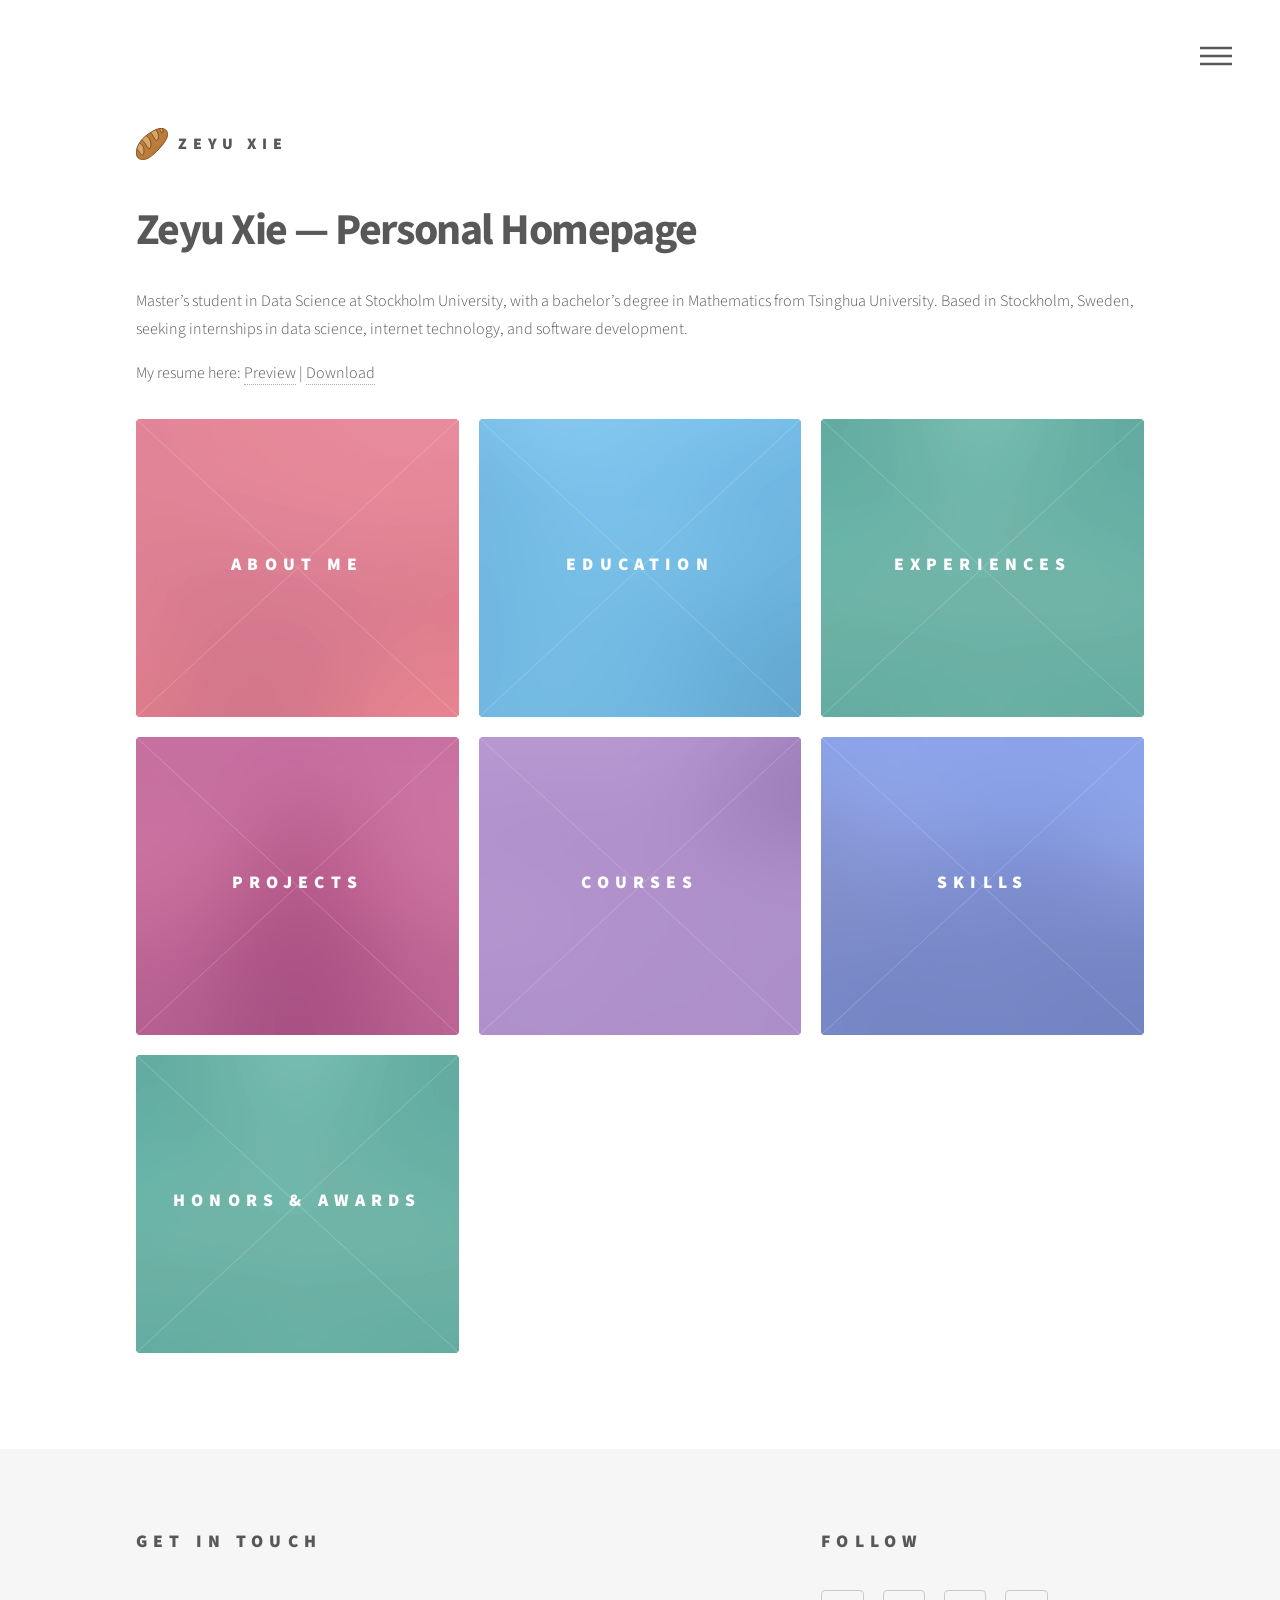
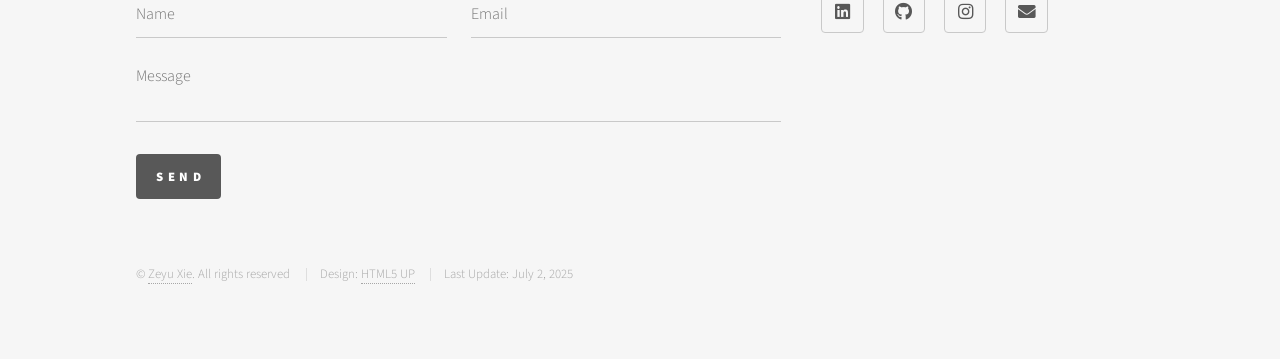
<file: docs/index.html>
<!DOCTYPE HTML>
<html lang="en">

<head>

	<!-- Google Tag Manager -->
	<script>
		(function (w, d, s, l, i) {
			w[l] = w[l] || []; w[l].push({
				'gtm.start':
					new Date().getTime(), event: 'gtm.js'
			}); var f = d.getElementsByTagName(s)[0],
				j = d.createElement(s), dl = l != 'dataLayer' ? '&l=' + l : ''; j.async = true; j.src =
					'https://www.googletagmanager.com/gtm.js?id=' + i + dl; f.parentNode.insertBefore(j, f);
		})(window, document, 'script', 'dataLayer', 'GTM-PGRQZ7W2');
	</script>
	<!-- End Google Tag Manager -->

	<link rel="icon" href="./images/icon_16.png" sizes="16x16" />
	<link rel="icon" href="./images/icon_24.png" sizes="24x24" />
	<link rel="icon" href="./images/icon_32.png" sizes="32x32" />
	<link rel="icon" href="./images/icon_48.png" sizes="48x48" />
	<link rel="icon" href="./images/icon_64.png" sizes="64x64" />

	<meta charset="utf-8" />
	<meta http-equiv="X-UA-Compatible" content="IE=edge" />
	<meta name="viewport" content="width=device-width, initial-scale=1" />

	<title>Zeyu Xie's Personal Homepage</title>
	<meta name="author" content="Zeyu Xie" />
	<meta name="description" content="Zeyu Xie's Personal Homepage" />
	<meta name="keywords" content="Zeyu Xie, Acan, Homepage" />

	<link rel="apple-touch-icon" sizes="57x57" href="./images/apple_touch_icon_57.png" />
	<link rel="apple-touch-icon" sizes="60x60" href="./images/apple_touch_icon_60.png" />
	<link rel="apple-touch-icon" sizes="72x72" href="./images/apple_touch_icon_72.png" />
	<link rel="apple-touch-icon" sizes="114x114" href="./images/apple_touch_icon_114.png" />
	<link rel="apple-touch-icon" sizes="120x120" href="./images/apple_touch_icon_120.png" />
	<link rel="apple-touch-icon" sizes="144x144" href="./images/apple_touch_icon_144.png" />
	<link rel="apple-touch-icon" sizes="152x152" href="./images/apple_touch_icon_152.png" />
	<link rel="apple-touch-icon" sizes="180x180" href="./images/apple_touch_icon_180.png" />

	<meta property="og:url" content="#" />
	<meta property="og:site_name" content="Zeyu Xie's Personal Homepage" />
	<meta property="og:title" content="Zeyu Xie's Personal Homepage" />
	<meta property="og:description" content="Zeyu Xie's Personal Homepage" />
	<meta property="og:type" content="website" />
	<meta property="og:image" content="./images/bread_1024.png" />
	<meta property="og:image:alt" content="Zeyu Xie's Personal Homepage" />
	<meta property="og:locale" content="en" />

	<link rel="stylesheet" href="./assets/css/main.css">
	<noscript>
		<link rel="stylesheet" href="./assets/css/noscript.css" />
	</noscript>

</head>

<body class="is-preload">

	<!-- Google Tag Manager (noscript) -->
	<noscript>
		<iframe src="https://www.googletagmanager.com/ns.html?id=GTM-PGRQZ7W2" height="0" width="0"
			style="display:none;visibility:hidden">
		</iframe>
	</noscript>
	<!-- End Google Tag Manager (noscript) -->

	<!-- Wrapper -->
	<div id="wrapper">

		<!-- Header -->
		<header id="header">
			<div class="inner">

				<!-- Logo -->
				<a href="index.html" class="logo">
					<span class="symbol"><img src="./images/bread.svg" alt="" /></span><span class="title">Zeyu
						Xie</span>
				</a>

				<!-- Nav -->
				<nav>
					<ul>
						<li><a href="#menu">Menu</a></li>
					</ul>
				</nav>

			</div>
		</header>

		<!-- Menu -->
		<nav id="menu">
			<h2>Menu</h2>
			<ul>
				<li><a href="./index.html">Home</a></li>
				<li><a href="./About_Me.html">About Me</a></li>
				<li><a href="./Education.html">Education</a></li>
				<li><a href="./Experiences.html">Experiences</a></li>
				<li><a href="./Projects.html">Projects</a></li>
				<li><a href="./Courses.html">Courses</a></li>
				<li><a href="./Skills.html">Skills</a></li>
				<li><a href="./Honors_and_Awards.html">Honors & Awards</a></li>
			</ul>
		</nav>

		<!-- Main -->
		<div id="main">
			<div class="inner">
				<header>
					<h1>Zeyu Xie — Personal Homepage</h1>
					<p>Master’s student in Data Science at Stockholm University, with a bachelor’s degree in Mathematics
						from Tsinghua University. Based in Stockholm, Sweden, seeking internships in data science,
						internet technology, and software
						development.</p>
					<p>My resume here: <a href="./documents/Zeyu_Xie_resume.pdf">Preview</a> | <a href="./documents/Zeyu_Xie_resume.pdf" download="Zeyu_Xie_resume.pdf">Download</a></p>
				</header>
				<section class="tiles">
					<article class="style1">
						<span class="image">
							<img src="images/pic01.jpg" alt="" />
						</span>
						<a href="./About_Me.html">
							<h2>About Me</h2>
							<div class="content">
								<p>Self introduction on my experiences, achievements and personal life.</p>
							</div>
						</a>
					</article>
					<article class="style2">
						<span class="image">
							<img src="images/pic02.jpg" alt="" />
						</span>
						<a href="./Education.html">
							<h2>Education</h2>
							<div class="content">
								<p>My academic background in SU, KTH and THU since 2020.</p>
							</div>
						</a>
					</article>
					<article class="style3">
						<span class="image">
							<img src="images/pic03.jpg" alt="" />
						</span>
						<a href="./Experiences.html">
							<h2>Experiences</h2>
							<div class="content">
								<p>My career experiences from internships to full-time jobs.</p>
							</div>
						</a>
					</article>
					<article class="style4">
						<span class="image">
							<img src="images/pic04.jpg" alt="" />
						</span>
						<a href="./Projects.html">
							<h2>Projects</h2>
							<div class="content">
								<p>Personal projects, academic works and other things I make.</p>
							</div>
						</a>
					</article>
					<article class="style5">
						<span class="image">
							<img src="images/pic05.jpg" alt="" />
						</span>
						<a href="./Courses.html">
							<h2>Courses</h2>
							<div class="content">
								<p>Courses I take.</p>
							</div>
						</a>
					</article>
					<article class="style6">
						<span class="image">
							<img src="images/pic06.jpg" alt="" />
						</span>
						<a href="./Skills.html">
							<h2>Skills</h2>
							<div class="content">
								<p>Skills in fields of data science, mathematics and computer science.</p>
							</div>
						</a>
					</article>
					<article class="style3">
						<span class="image">
							<img src="images/pic03.jpg" alt="" />
						</span>
						<a href="./Honors_and_Awards.html">
							<h2>Honors & Awards</h2>
							<div class="content">
								<p>Major honors and awards I earn in my academic and career life.</p>
							</div>
						</a>
					</article>
				</section>
			</div>
		</div>

		<!-- Footer -->
		<footer id="footer">
			<div class="inner">
				<section>
					<h2>Get in touch</h2>
					<form method="post" action="https://formsubmit.co/e98e5d2e4e283ff3f8f812c25cac9f5f">
						<div class="fields">
							<div class="field half">
								<input type="text" name="name" id="name" placeholder="Name" />
							</div>
							<div class="field half">
								<input type="email" name="email" id="email" placeholder="Email" />
							</div>
							<div class="field">
								<textarea name="message" id="message" placeholder="Message"></textarea>
							</div>
						</div>
						<ul class="actions">
							<li><input type="submit" value="Send" class="primary" /></li>
						</ul>
					</form>
				</section>
				<section>
					<h2>Follow</h2>
					<ul class="icons">
						<li><a href="https://www.linkedin.com/in/zeyu-xie/" class="icon brands style2 fa-linkedin"><span
									class="label">LinkedIn</span></a>
						</li>
						<li><a href="https://github.com/Zeyu-Xie" class="icon brands style2 fa-github"><span
									class="label">GitHub</span></a></li>
						<li><a href="https://www.instagram.com/acanxie/" class="icon brands style2 fa-instagram"><span
									class="label">Instagram</span></a>
						</li>
						<li><a href="mailto:xie.zeyu20@gmail.com" class="icon solid style2 fa-envelope"><span
									class="label">Email</span></a></li>
					</ul>
				</section>
				<ul class="copyright">
					<li>&copy; <a href="https://Zeyu-Xie.github.io">Zeyu Xie</a>. All rights reserved</li>
					<li>Design: <a href="http://html5up.net">HTML5 UP</a></li>
					<li>Last Update: July 2, 2025</li>
				</ul>
			</div>
		</footer>

	</div>

	<!-- Scripts -->
	<script src="assets/js/jquery.min.js"></script>
	<script src="assets/js/browser.min.js"></script>
	<script src="assets/js/breakpoints.min.js"></script>
	<script src="assets/js/util.js"></script>
	<script src="assets/js/main.js"></script>

</body>

</html>
</file>
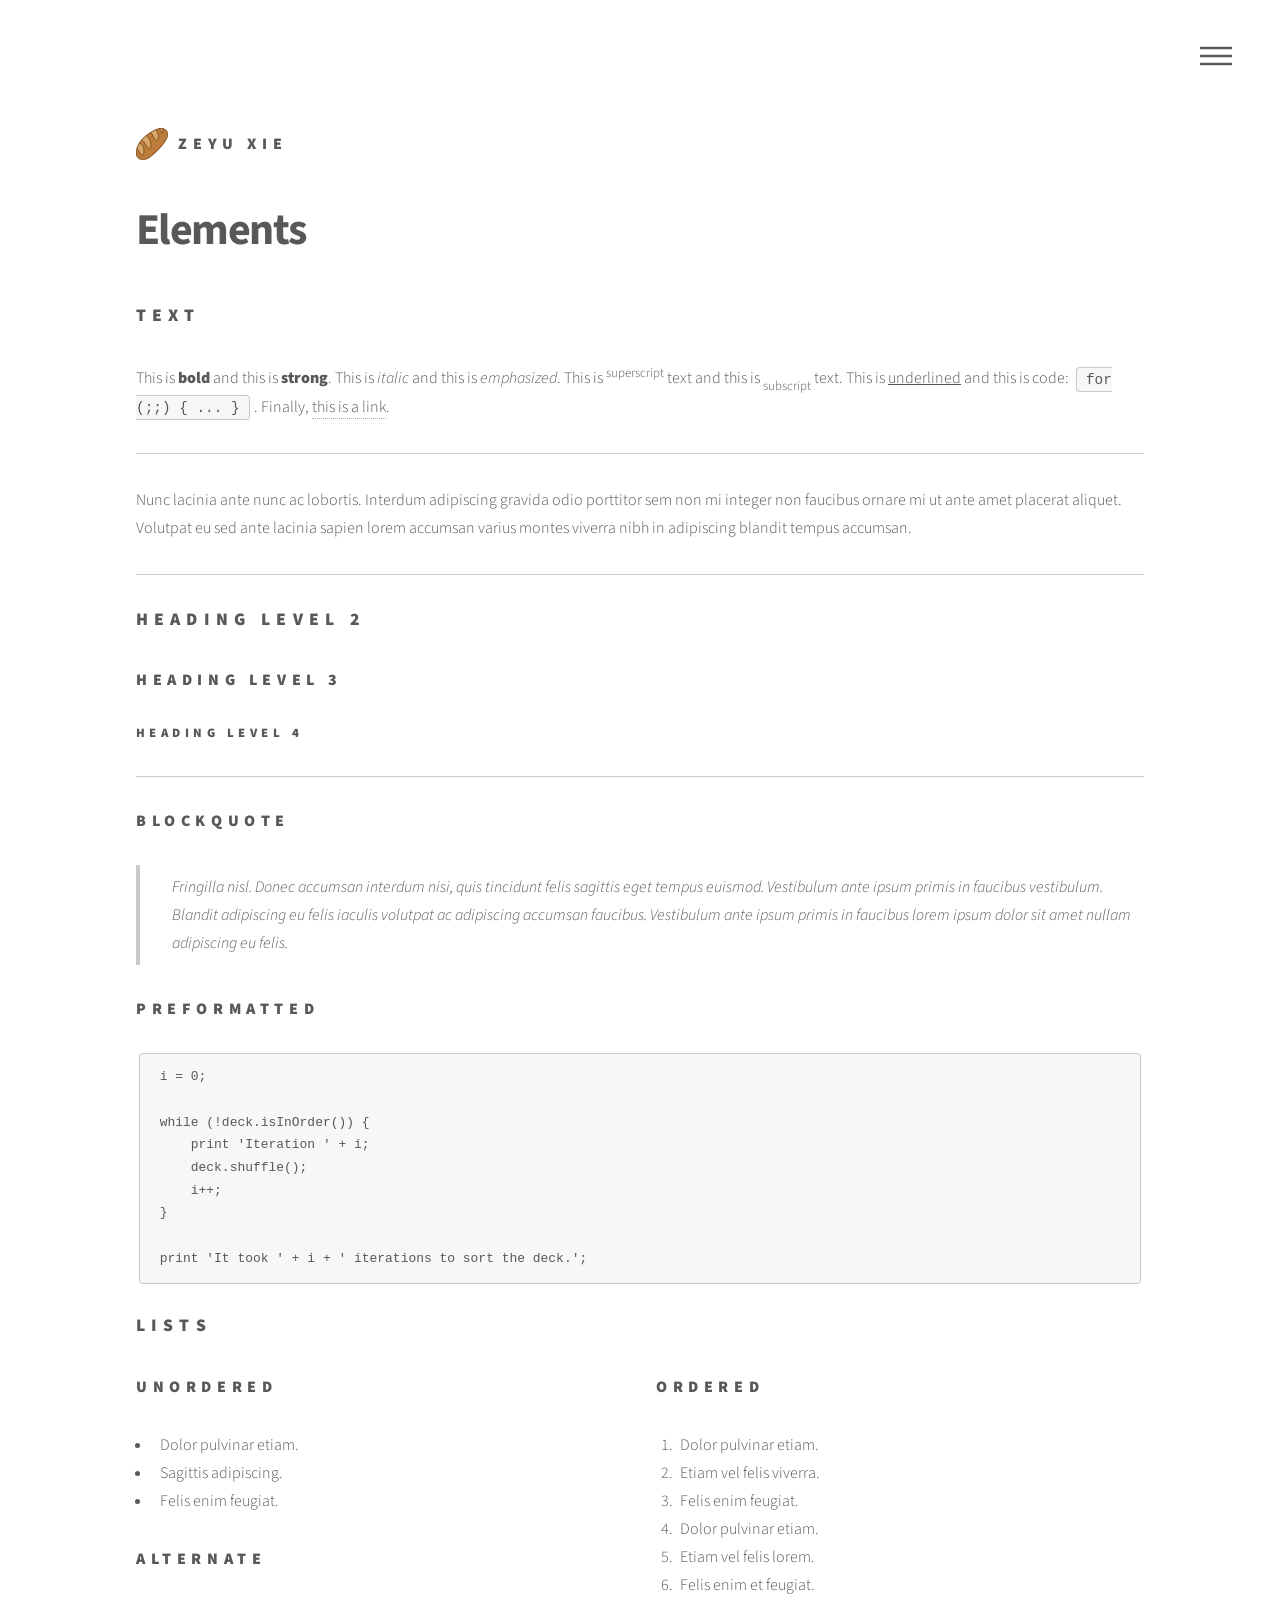
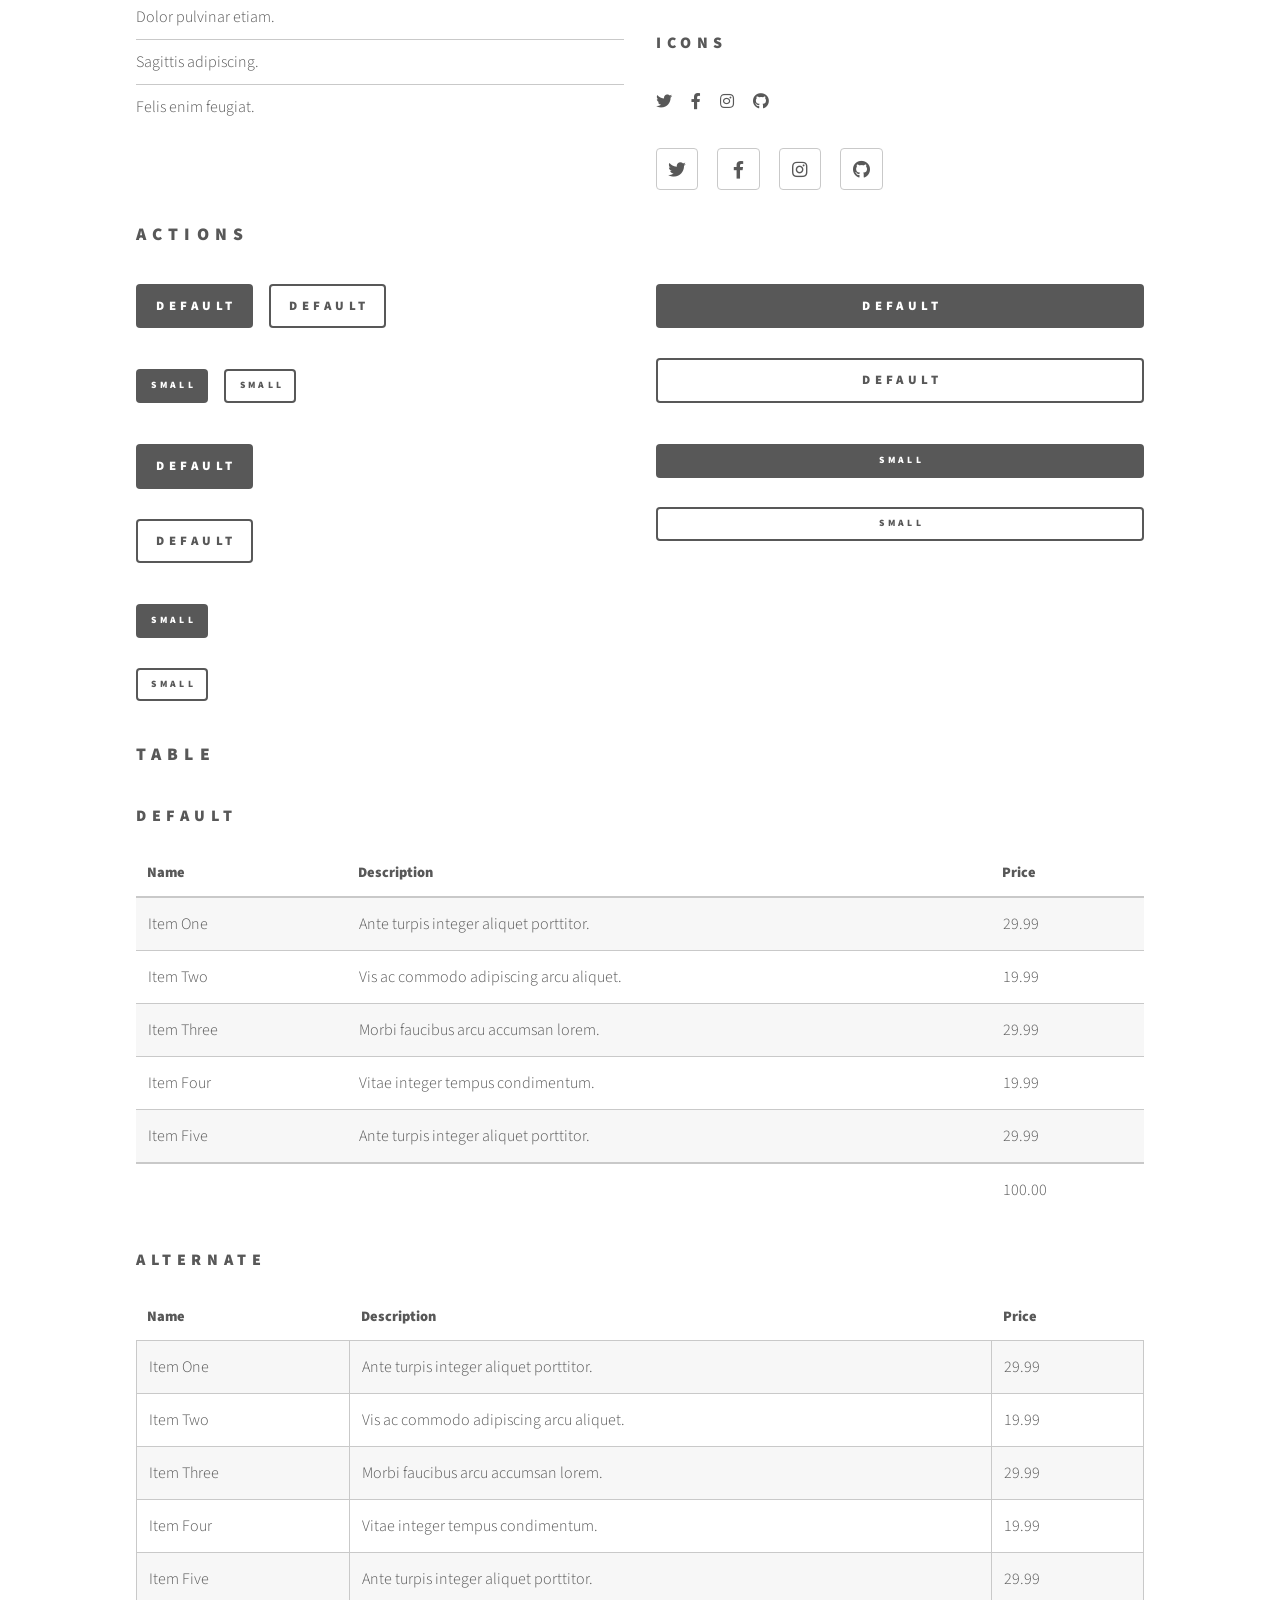
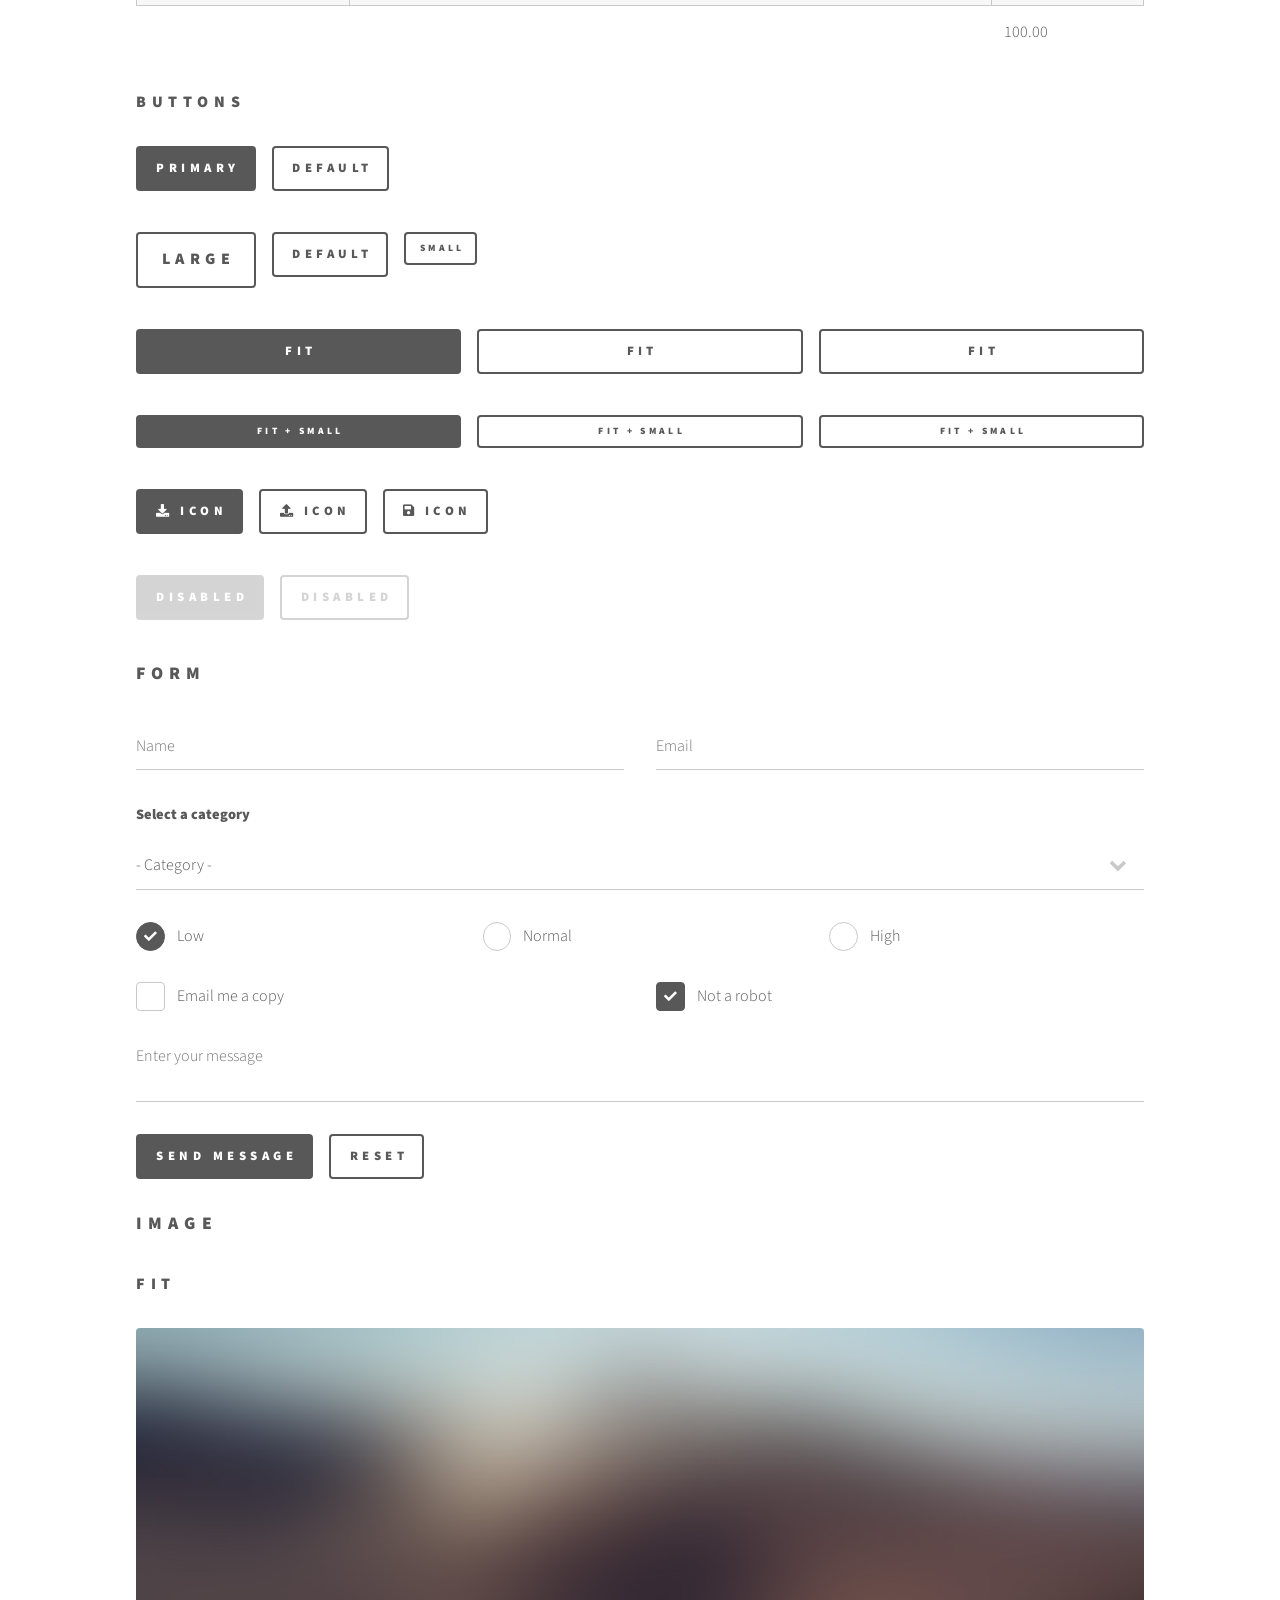
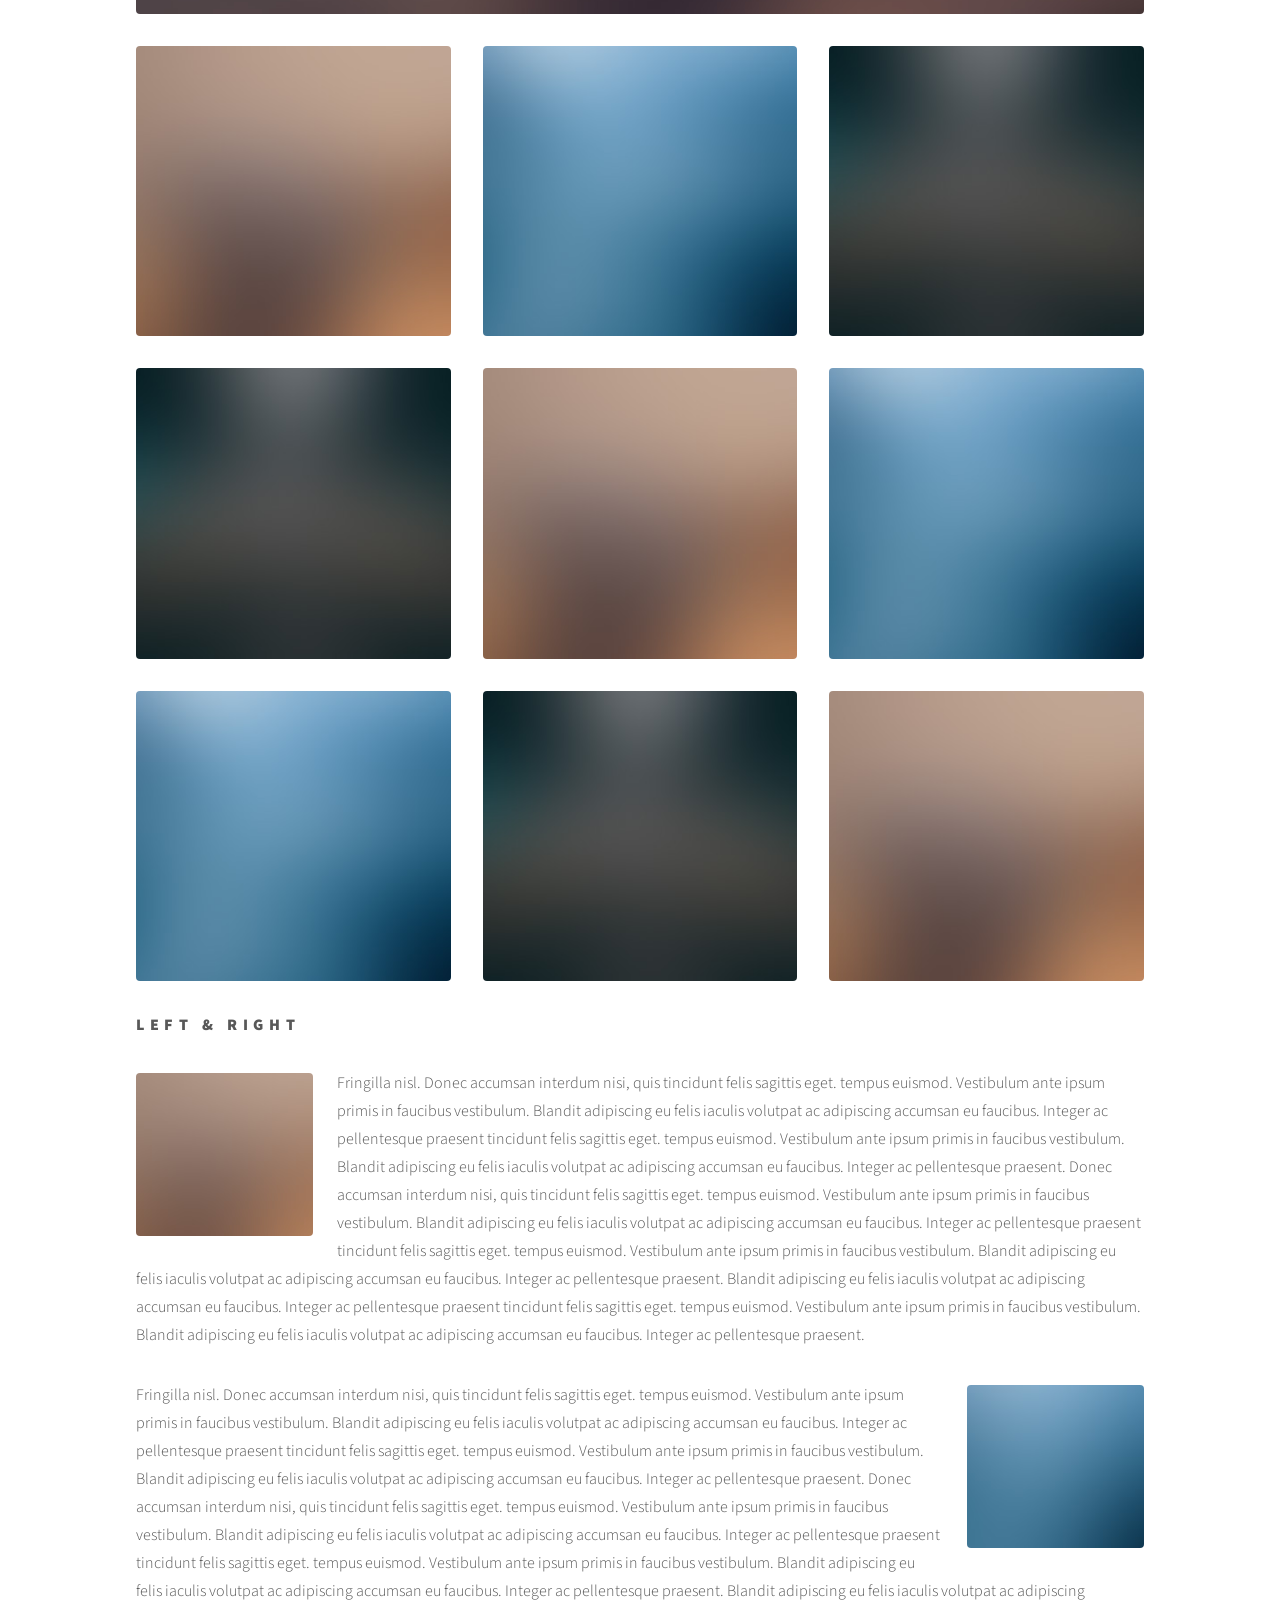
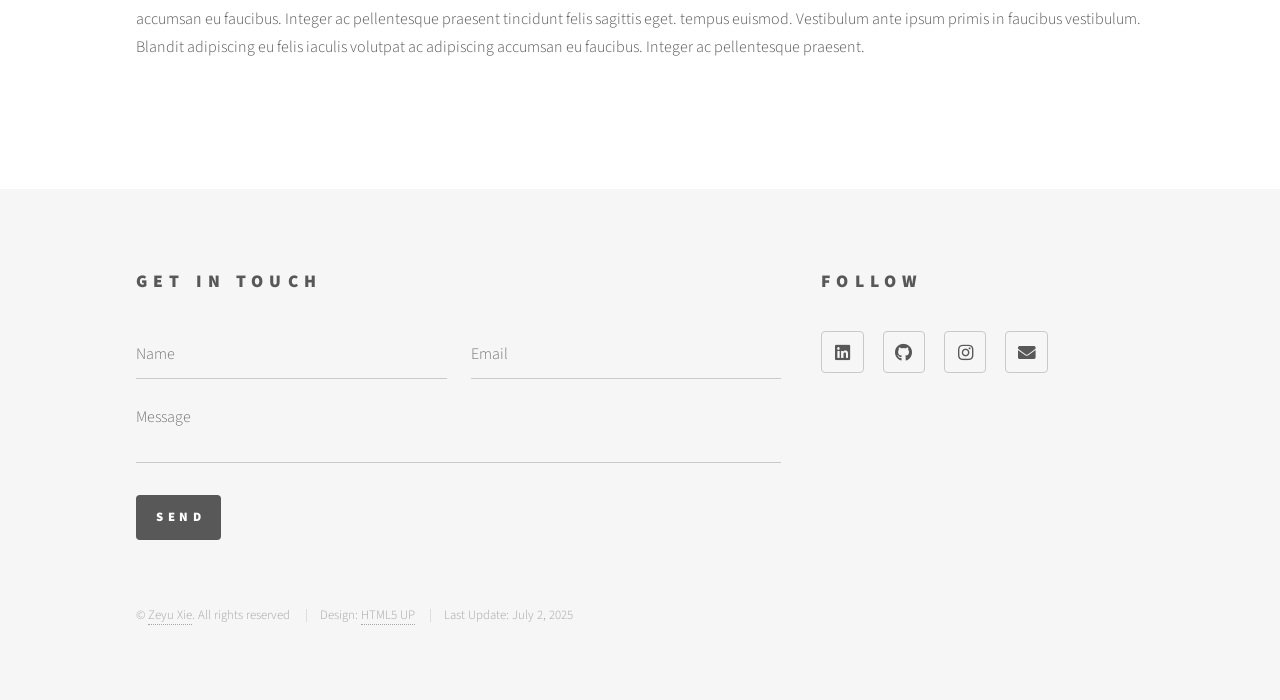
<file: docs/_template.html>
<!DOCTYPE HTML>
<html lang="en">

<head>

	<!-- Google Tag Manager -->
	<script>
		(function (w, d, s, l, i) {
			w[l] = w[l] || []; w[l].push({
				'gtm.start':
					new Date().getTime(), event: 'gtm.js'
			}); var f = d.getElementsByTagName(s)[0],
				j = d.createElement(s), dl = l != 'dataLayer' ? '&l=' + l : ''; j.async = true; j.src =
					'https://www.googletagmanager.com/gtm.js?id=' + i + dl; f.parentNode.insertBefore(j, f);
		})(window, document, 'script', 'dataLayer', 'GTM-PGRQZ7W2');
	</script>
	<!-- End Google Tag Manager -->

	<link rel="icon" href="./images/icon_16.png" sizes="16x16" />
	<link rel="icon" href="./images/icon_24.png" sizes="24x24" />
	<link rel="icon" href="./images/icon_32.png" sizes="32x32" />
	<link rel="icon" href="./images/icon_48.png" sizes="48x48" />
	<link rel="icon" href="./images/icon_64.png" sizes="64x64" />

	<meta charset="utf-8" />
	<meta http-equiv="X-UA-Compatible" content="IE=edge" />
	<meta name="viewport" content="width=device-width, initial-scale=1" />

	<title>Zeyu Xie's Personal Homepage</title>
	<meta name="author" content="Zeyu Xie" />
	<meta name="description" content="Zeyu Xie's Personal Homepage" />
	<meta name="keywords" content="Zeyu Xie, Acan, Homepage" />

	<link rel="apple-touch-icon" sizes="57x57" href="./images/apple_touch_icon_57.png" />
	<link rel="apple-touch-icon" sizes="60x60" href="./images/apple_touch_icon_60.png" />
	<link rel="apple-touch-icon" sizes="72x72" href="./images/apple_touch_icon_72.png" />
	<link rel="apple-touch-icon" sizes="114x114" href="./images/apple_touch_icon_114.png" />
	<link rel="apple-touch-icon" sizes="120x120" href="./images/apple_touch_icon_120.png" />
	<link rel="apple-touch-icon" sizes="144x144" href="./images/apple_touch_icon_144.png" />
	<link rel="apple-touch-icon" sizes="152x152" href="./images/apple_touch_icon_152.png" />
	<link rel="apple-touch-icon" sizes="180x180" href="./images/apple_touch_icon_180.png" />

	<meta property="og:url" content="#" />
	<meta property="og:site_name" content="Zeyu Xie's Personal Homepage" />
	<meta property="og:title" content="Zeyu Xie's Personal Homepage" />
	<meta property="og:description" content="Zeyu Xie's Personal Homepage" />
	<meta property="og:type" content="website" />
	<meta property="og:image" content="./images/bread_1024.png" />
	<meta property="og:image:alt" content="Zeyu Xie's Personal Homepage" />
	<meta property="og:locale" content="en" />

	<link rel="stylesheet" href="./assets/css/main.css">
	<noscript>
		<link rel="stylesheet" href="./assets/css/noscript.css" />
	</noscript>

</head>

<body class="is-preload">

	<!-- Google Tag Manager (noscript) -->
	<noscript>
		<iframe src="https://www.googletagmanager.com/ns.html?id=GTM-PGRQZ7W2" height="0" width="0"
			style="display:none;visibility:hidden">
		</iframe>
	</noscript>
	<!-- End Google Tag Manager (noscript) -->

	<!-- Wrapper -->
	<div id="wrapper">

		<!-- Header -->
		<header id="header">
			<div class="inner">

				<!-- Logo -->
				<a href="index.html" class="logo">
					<span class="symbol"><img src="./images/bread.svg" alt="" /></span><span class="title">Zeyu
						Xie</span>
				</a>

				<!-- Nav -->
				<nav>
					<ul>
						<li><a href="#menu">Menu</a></li>
					</ul>
				</nav>

			</div>
		</header>

		<!-- Menu -->
		<nav id="menu">
			<h2>Menu</h2>
			<ul>
				<li><a href="./index.html">Home</a></li>
				<li><a href="./About_Me.html">About Me</a></li>
				<li><a href="./Education.html">Education</a></li>
				<li><a href="./Experiences.html">Experiences</a></li>
				<li><a href="./Projects.html">Projects</a></li>
				<li><a href="./Courses.html">Courses</a></li>
				<li><a href="./Skills.html">Skills</a></li>
				<li><a href="./Honors_and_Awards.html">Honors & Awards</a></li>
			</ul>
		</nav>

		<!-- Main -->
		<div id="main">
			<div class="inner">
				<h1>Elements</h1>

				<!-- Text -->
				<section>
					<h2>Text</h2>
					<p>This is <b>bold</b> and this is <strong>strong</strong>. This is <i>italic</i> and this is
						<em>emphasized</em>.
						This is <sup>superscript</sup> text and this is <sub>subscript</sub> text.
						This is <u>underlined</u> and this is code: <code>for (;;) { ... }</code>. Finally, <a
							href="#">this is a link</a>.
					</p>
					<hr />
					<p>Nunc lacinia ante nunc ac lobortis. Interdum adipiscing gravida odio porttitor sem non mi integer
						non faucibus ornare mi ut ante amet placerat aliquet. Volutpat eu sed ante lacinia sapien lorem
						accumsan varius montes viverra nibh in adipiscing blandit tempus accumsan.</p>
					<hr />
					<h2>Heading Level 2</h2>
					<h3>Heading Level 3</h3>
					<h4>Heading Level 4</h4>
					<hr />
					<h3>Blockquote</h3>
					<blockquote>Fringilla nisl. Donec accumsan interdum nisi, quis tincidunt felis sagittis eget tempus
						euismod. Vestibulum ante ipsum primis in faucibus vestibulum. Blandit adipiscing eu felis
						iaculis volutpat ac adipiscing accumsan faucibus. Vestibulum ante ipsum primis in faucibus lorem
						ipsum dolor sit amet nullam adipiscing eu felis.</blockquote>
					<h3>Preformatted</h3>
					<pre><code>i = 0;

while (!deck.isInOrder()) {
    print 'Iteration ' + i;
    deck.shuffle();
    i++;
}

print 'It took ' + i + ' iterations to sort the deck.';</code></pre>
				</section>

				<!-- Lists -->
				<section>
					<h2>Lists</h2>
					<div class="row">
						<div class="col-6 col-12-medium">
							<h3>Unordered</h3>
							<ul>
								<li>Dolor pulvinar etiam.</li>
								<li>Sagittis adipiscing.</li>
								<li>Felis enim feugiat.</li>
							</ul>
							<h3>Alternate</h3>
							<ul class="alt">
								<li>Dolor pulvinar etiam.</li>
								<li>Sagittis adipiscing.</li>
								<li>Felis enim feugiat.</li>
							</ul>
						</div>
						<div class="col-6 col-12-medium">
							<h3>Ordered</h3>
							<ol>
								<li>Dolor pulvinar etiam.</li>
								<li>Etiam vel felis viverra.</li>
								<li>Felis enim feugiat.</li>
								<li>Dolor pulvinar etiam.</li>
								<li>Etiam vel felis lorem.</li>
								<li>Felis enim et feugiat.</li>
							</ol>
							<h3>Icons</h3>
							<ul class="icons">
								<li><a href="#" class="icon brands style1 fa-twitter"><span
											class="label">Twitter</span></a></li>
								<li><a href="#" class="icon brands style1 fa-facebook-f"><span
											class="label">Facebook</span></a></li>
								<li><a href="#" class="icon brands style1 fa-instagram"><span
											class="label">Instagram</span></a></li>
								<li><a href="#" class="icon brands style1 fa-github"><span
											class="label">Github</span></a></li>
							</ul>
							<ul class="icons">
								<li><a href="#" class="icon brands style2 fa-twitter"><span
											class="label">Twitter</span></a></li>
								<li><a href="#" class="icon brands style2 fa-facebook-f"><span
											class="label">Facebook</span></a></li>
								<li><a href="#" class="icon brands style2 fa-instagram"><span
											class="label">Instagram</span></a></li>
								<li><a href="#" class="icon brands style2 fa-github"><span
											class="label">Github</span></a></li>
							</ul>
						</div>
					</div>
					<h2>Actions</h2>
					<div class="row">
						<div class="col-6 col-12-medium">
							<ul class="actions">
								<li><a href="#" class="button primary">Default</a></li>
								<li><a href="#" class="button">Default</a></li>
							</ul>
							<ul class="actions small">
								<li><a href="#" class="button primary small">Small</a></li>
								<li><a href="#" class="button small">Small</a></li>
							</ul>
							<ul class="actions stacked">
								<li><a href="#" class="button primary">Default</a></li>
								<li><a href="#" class="button">Default</a></li>
							</ul>
							<ul class="actions stacked">
								<li><a href="#" class="button primary small">Small</a></li>
								<li><a href="#" class="button small">Small</a></li>
							</ul>
						</div>
						<div class="col-6 col-12-medium">
							<ul class="actions stacked">
								<li><a href="#" class="button primary fit">Default</a></li>
								<li><a href="#" class="button fit">Default</a></li>
							</ul>
							<ul class="actions stacked">
								<li><a href="#" class="button primary small fit">Small</a></li>
								<li><a href="#" class="button small fit">Small</a></li>
							</ul>
						</div>
					</div>
				</section>

				<!-- Table -->
				<section>
					<h2>Table</h2>
					<h3>Default</h3>
					<div class="table-wrapper">
						<table>
							<thead>
								<tr>
									<th>Name</th>
									<th>Description</th>
									<th>Price</th>
								</tr>
							</thead>
							<tbody>
								<tr>
									<td>Item One</td>
									<td>Ante turpis integer aliquet porttitor.</td>
									<td>29.99</td>
								</tr>
								<tr>
									<td>Item Two</td>
									<td>Vis ac commodo adipiscing arcu aliquet.</td>
									<td>19.99</td>
								</tr>
								<tr>
									<td>Item Three</td>
									<td> Morbi faucibus arcu accumsan lorem.</td>
									<td>29.99</td>
								</tr>
								<tr>
									<td>Item Four</td>
									<td>Vitae integer tempus condimentum.</td>
									<td>19.99</td>
								</tr>
								<tr>
									<td>Item Five</td>
									<td>Ante turpis integer aliquet porttitor.</td>
									<td>29.99</td>
								</tr>
							</tbody>
							<tfoot>
								<tr>
									<td colspan="2"></td>
									<td>100.00</td>
								</tr>
							</tfoot>
						</table>
					</div>

					<h3>Alternate</h3>
					<div class="table-wrapper">
						<table class="alt">
							<thead>
								<tr>
									<th>Name</th>
									<th>Description</th>
									<th>Price</th>
								</tr>
							</thead>
							<tbody>
								<tr>
									<td>Item One</td>
									<td>Ante turpis integer aliquet porttitor.</td>
									<td>29.99</td>
								</tr>
								<tr>
									<td>Item Two</td>
									<td>Vis ac commodo adipiscing arcu aliquet.</td>
									<td>19.99</td>
								</tr>
								<tr>
									<td>Item Three</td>
									<td> Morbi faucibus arcu accumsan lorem.</td>
									<td>29.99</td>
								</tr>
								<tr>
									<td>Item Four</td>
									<td>Vitae integer tempus condimentum.</td>
									<td>19.99</td>
								</tr>
								<tr>
									<td>Item Five</td>
									<td>Ante turpis integer aliquet porttitor.</td>
									<td>29.99</td>
								</tr>
							</tbody>
							<tfoot>
								<tr>
									<td colspan="2"></td>
									<td>100.00</td>
								</tr>
							</tfoot>
						</table>
					</div>
				</section>

				<!-- Buttons -->
				<section>
					<h3>Buttons</h3>
					<ul class="actions">
						<li><a href="#" class="button primary">Primary</a></li>
						<li><a href="#" class="button">Default</a></li>
					</ul>
					<ul class="actions">
						<li><a href="#" class="button large">Large</a></li>
						<li><a href="#" class="button">Default</a></li>
						<li><a href="#" class="button small">Small</a></li>
					</ul>
					<ul class="actions fit">
						<li><a href="#" class="button primary fit">Fit</a></li>
						<li><a href="#" class="button fit">Fit</a></li>
						<li><a href="#" class="button fit">Fit</a></li>
					</ul>
					<ul class="actions fit small">
						<li><a href="#" class="button primary fit small">Fit + Small</a></li>
						<li><a href="#" class="button fit small">Fit + Small</a></li>
						<li><a href="#" class="button fit small">Fit + Small</a></li>
					</ul>
					<ul class="actions">
						<li><a href="#" class="button primary icon solid fa-download">Icon</a></li>
						<li><a href="#" class="button icon solid fa-upload">Icon</a></li>
						<li><a href="#" class="button icon solid fa-save">Icon</a></li>
					</ul>
					<ul class="actions">
						<li><span class="button primary disabled">Disabled</span></li>
						<li><span class="button disabled">Disabled</span></li>
					</ul>
				</section>

				<!-- Form -->
				<section>
					<h2>Form</h2>
					<form method="post" action="#">
						<div class="row gtr-uniform">
							<div class="col-6 col-12-xsmall">
								<input type="text" name="demo-name" id="demo-name" value="" placeholder="Name" />
							</div>
							<div class="col-6 col-12-xsmall">
								<input type="email" name="demo-email" id="demo-email" value="" placeholder="Email" />
							</div>
							<div class="col-12">
								<label for="demo-category" class="visually-hidden">Select a category</label>
								<select name="demo-category" id="demo-category">
									<option value="">- Category -</option>
									<option value="1">Manufacturing</option>
									<option value="2">Shipping</option>
									<option value="3">Administration</option>
									<option value="4">Human Resources</option>
								</select>
							</div>

							<div class="col-4 col-12-small">
								<input type="radio" id="demo-priority-low" name="demo-priority" checked>
								<label for="demo-priority-low">Low</label>
							</div>
							<div class="col-4 col-12-small">
								<input type="radio" id="demo-priority-normal" name="demo-priority">
								<label for="demo-priority-normal">Normal</label>
							</div>
							<div class="col-4 col-12-small">
								<input type="radio" id="demo-priority-high" name="demo-priority">
								<label for="demo-priority-high">High</label>
							</div>
							<div class="col-6 col-12-small">
								<input type="checkbox" id="demo-copy" name="demo-copy">
								<label for="demo-copy">Email me a copy</label>
							</div>
							<div class="col-6 col-12-small">
								<input type="checkbox" id="demo-human" name="demo-human" checked>
								<label for="demo-human">Not a robot</label>
							</div>
							<div class="col-12">
								<textarea name="demo-message" id="demo-message" placeholder="Enter your message"
									rows="6"></textarea>
							</div>
							<div class="col-12">
								<ul class="actions">
									<li><input type="submit" value="Send Message" class="primary" /></li>
									<li><input type="reset" value="Reset" /></li>
								</ul>
							</div>
						</div>
					</form>
				</section>

				<!-- Image -->
				<section>
					<h2>Image</h2>
					<h3>Fit</h3>
					<div class="box alt">
						<div class="row gtr-uniform">
							<div class="col-12"><span class="image fit"><img src="images/pic13.jpg" alt="" /></span>
							</div>
							<div class="col-4"><span class="image fit"><img src="images/pic01.jpg" alt="" /></span>
							</div>
							<div class="col-4"><span class="image fit"><img src="images/pic02.jpg" alt="" /></span>
							</div>
							<div class="col-4"><span class="image fit"><img src="images/pic03.jpg" alt="" /></span>
							</div>
							<div class="col-4"><span class="image fit"><img src="images/pic03.jpg" alt="" /></span>
							</div>
							<div class="col-4"><span class="image fit"><img src="images/pic01.jpg" alt="" /></span>
							</div>
							<div class="col-4"><span class="image fit"><img src="images/pic02.jpg" alt="" /></span>
							</div>
							<div class="col-4"><span class="image fit"><img src="images/pic02.jpg" alt="" /></span>
							</div>
							<div class="col-4"><span class="image fit"><img src="images/pic03.jpg" alt="" /></span>
							</div>
							<div class="col-4"><span class="image fit"><img src="images/pic01.jpg" alt="" /></span>
							</div>
						</div>
					</div>
					<h3>Left &amp; Right</h3>
					<p><span class="image left"><img src="images/pic14.jpg" alt="" /></span>Fringilla nisl. Donec
						accumsan interdum nisi, quis tincidunt felis sagittis eget. tempus euismod. Vestibulum ante
						ipsum primis in faucibus vestibulum. Blandit adipiscing eu felis iaculis volutpat ac adipiscing
						accumsan eu faucibus. Integer ac pellentesque praesent tincidunt felis sagittis eget. tempus
						euismod. Vestibulum ante ipsum primis in faucibus vestibulum. Blandit adipiscing eu felis
						iaculis volutpat ac adipiscing accumsan eu faucibus. Integer ac pellentesque praesent. Donec
						accumsan interdum nisi, quis tincidunt felis sagittis eget. tempus euismod. Vestibulum ante
						ipsum primis in faucibus vestibulum. Blandit adipiscing eu felis iaculis volutpat ac adipiscing
						accumsan eu faucibus. Integer ac pellentesque praesent tincidunt felis sagittis eget. tempus
						euismod. Vestibulum ante ipsum primis in faucibus vestibulum. Blandit adipiscing eu felis
						iaculis volutpat ac adipiscing accumsan eu faucibus. Integer ac pellentesque praesent. Blandit
						adipiscing eu felis iaculis volutpat ac adipiscing accumsan eu faucibus. Integer ac pellentesque
						praesent tincidunt felis sagittis eget. tempus euismod. Vestibulum ante ipsum primis in faucibus
						vestibulum. Blandit adipiscing eu felis iaculis volutpat ac adipiscing accumsan eu faucibus.
						Integer ac pellentesque praesent.</p>
					<p><span class="image right"><img src="images/pic15.jpg" alt="" /></span>Fringilla nisl. Donec
						accumsan interdum nisi, quis tincidunt felis sagittis eget. tempus euismod. Vestibulum ante
						ipsum primis in faucibus vestibulum. Blandit adipiscing eu felis iaculis volutpat ac adipiscing
						accumsan eu faucibus. Integer ac pellentesque praesent tincidunt felis sagittis eget. tempus
						euismod. Vestibulum ante ipsum primis in faucibus vestibulum. Blandit adipiscing eu felis
						iaculis volutpat ac adipiscing accumsan eu faucibus. Integer ac pellentesque praesent. Donec
						accumsan interdum nisi, quis tincidunt felis sagittis eget. tempus euismod. Vestibulum ante
						ipsum primis in faucibus vestibulum. Blandit adipiscing eu felis iaculis volutpat ac adipiscing
						accumsan eu faucibus. Integer ac pellentesque praesent tincidunt felis sagittis eget. tempus
						euismod. Vestibulum ante ipsum primis in faucibus vestibulum. Blandit adipiscing eu felis
						iaculis volutpat ac adipiscing accumsan eu faucibus. Integer ac pellentesque praesent. Blandit
						adipiscing eu felis iaculis volutpat ac adipiscing accumsan eu faucibus. Integer ac pellentesque
						praesent tincidunt felis sagittis eget. tempus euismod. Vestibulum ante ipsum primis in faucibus
						vestibulum. Blandit adipiscing eu felis iaculis volutpat ac adipiscing accumsan eu faucibus.
						Integer ac pellentesque praesent.</p>
				</section>

			</div>
		</div>

		<!-- Footer -->
		<footer id="footer">
			<div class="inner">
				<section>
					<h2>Get in touch</h2>
					<form method="post" action="https://formsubmit.co/e98e5d2e4e283ff3f8f812c25cac9f5f">
						<div class="fields">
							<div class="field half">
								<input type="text" name="name" id="name" placeholder="Name" />
							</div>
							<div class="field half">
								<input type="email" name="email" id="email" placeholder="Email" />
							</div>
							<div class="field">
								<textarea name="message" id="message" placeholder="Message"></textarea>
							</div>
						</div>
						<ul class="actions">
							<li><input type="submit" value="Send" class="primary" /></li>
						</ul>
					</form>
				</section>
				<section>
					<h2>Follow</h2>
					<ul class="icons">
						<li><a href="https://www.linkedin.com/in/zeyu-xie/" class="icon brands style2 fa-linkedin"><span
									class="label">LinkedIn</span></a>
						</li>
						<li><a href="https://github.com/Zeyu-Xie" class="icon brands style2 fa-github"><span
									class="label">GitHub</span></a></li>
						<li><a href="https://www.instagram.com/acanxie/" class="icon brands style2 fa-instagram"><span
									class="label">Instagram</span></a>
						</li>
						<li><a href="mailto:xie.zeyu20@gmail.com" class="icon solid style2 fa-envelope"><span
									class="label">Email</span></a></li>
					</ul>
				</section>
				<ul class="copyright">
					<li>&copy; <a href="https://Zeyu-Xie.github.io">Zeyu Xie</a>. All rights reserved</li>
					<li>Design: <a href="http://html5up.net">HTML5 UP</a></li>
					<li>Last Update: July 2, 2025</li>
				</ul>
			</div>
		</footer>

	</div>

	<!-- Scripts -->
	<script src="assets/js/jquery.min.js"></script>
	<script src="assets/js/browser.min.js"></script>
	<script src="assets/js/breakpoints.min.js"></script>
	<script src="assets/js/util.js"></script>
	<script src="assets/js/main.js"></script>

</body>

</html>
</file>
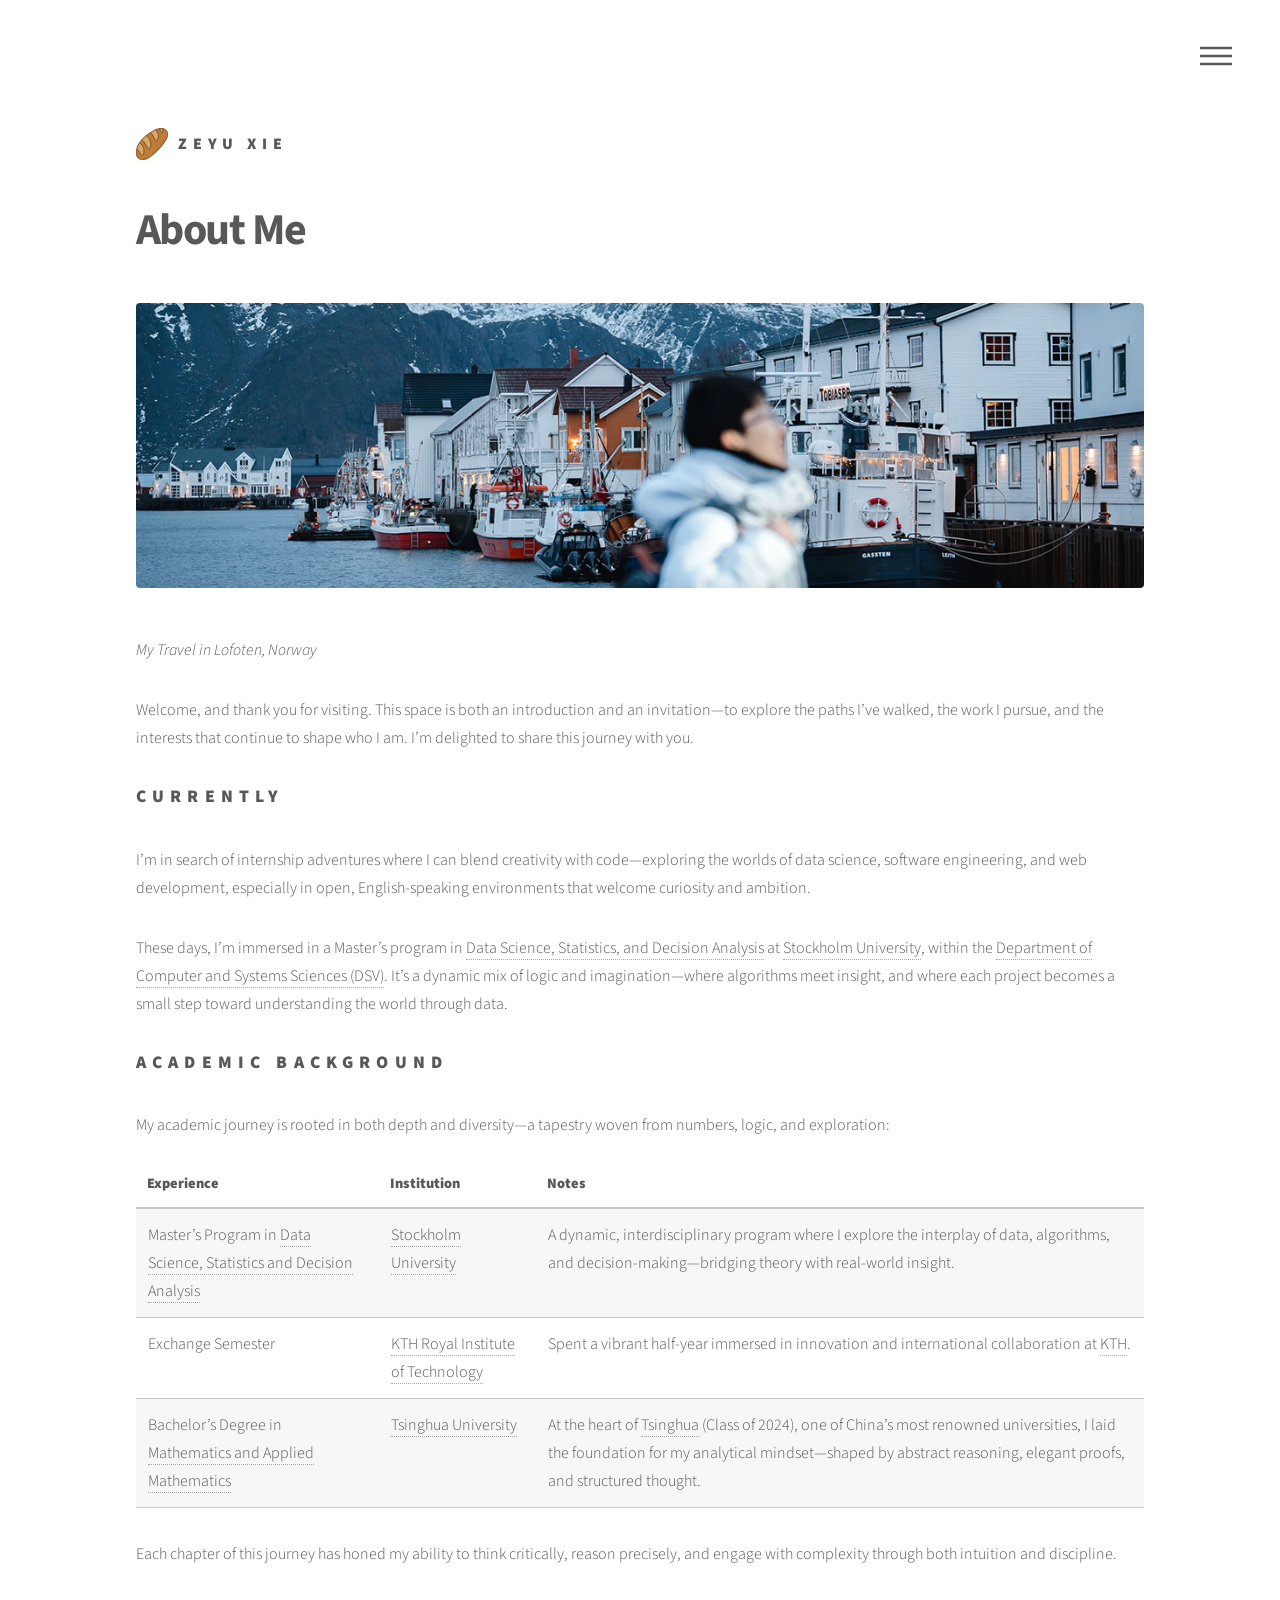
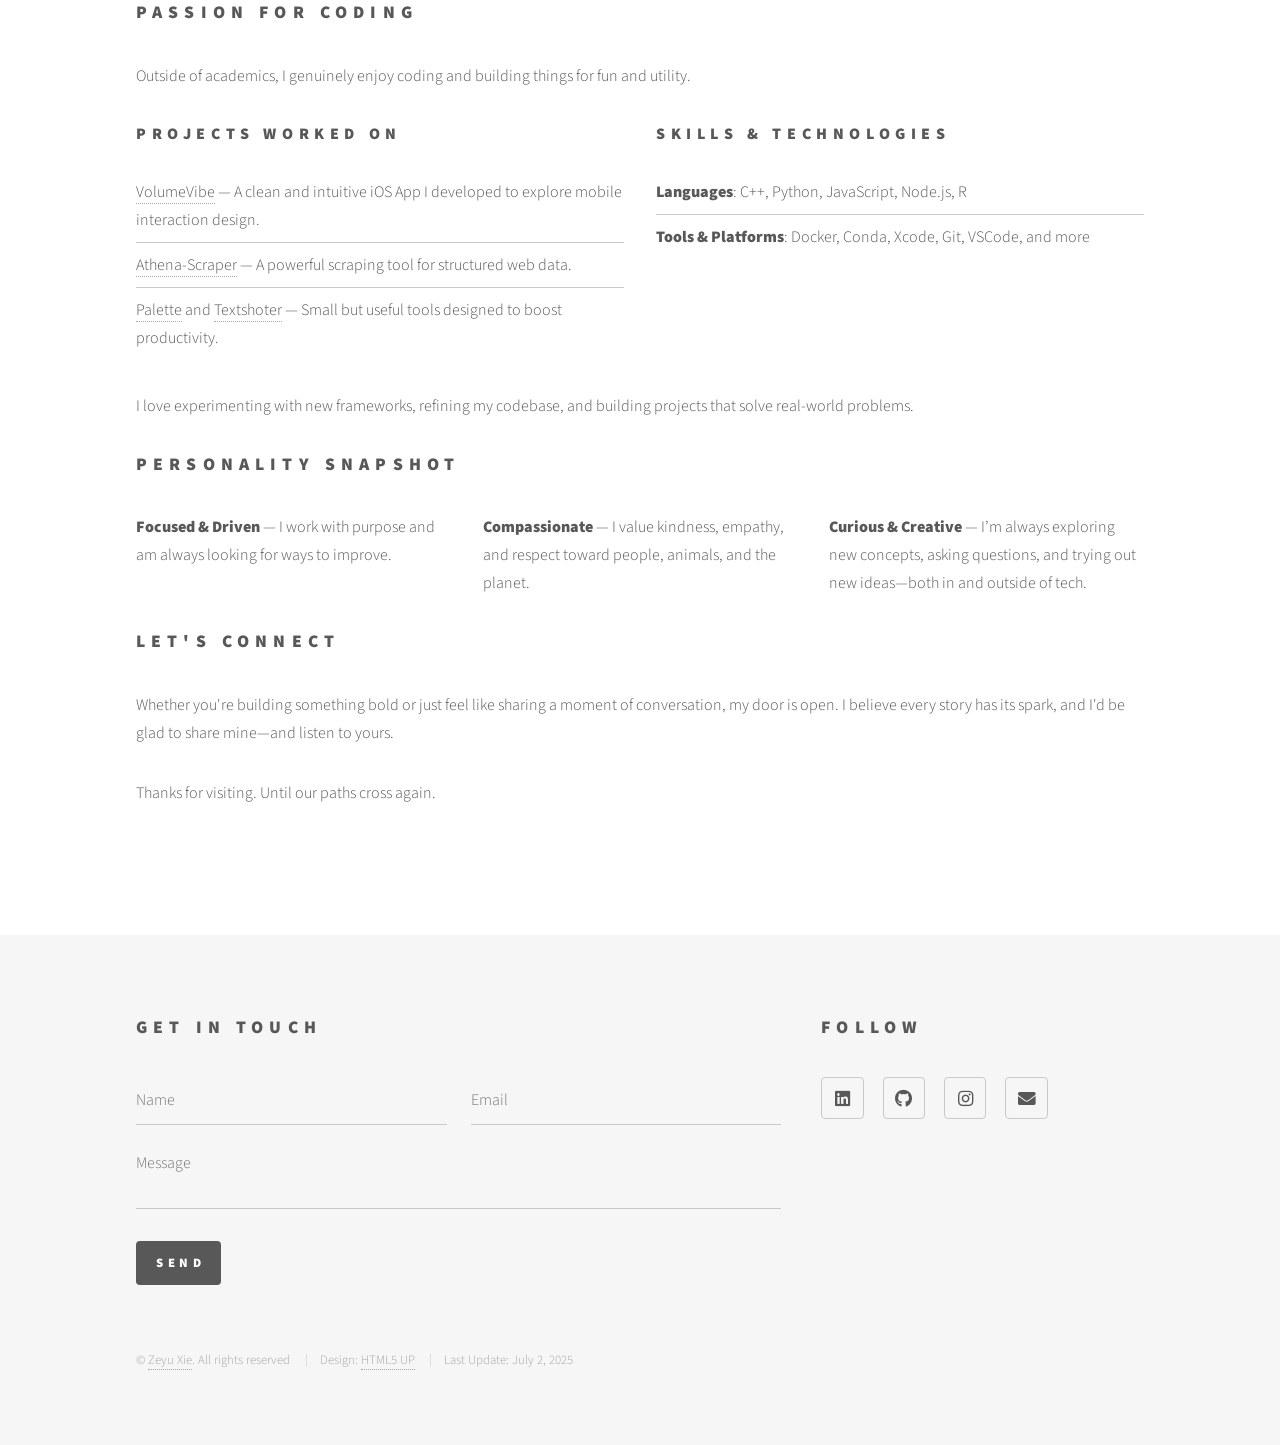
<file: docs/About_Me.html>
<!DOCTYPE HTML>
<html lang="en">

<head>

	<!-- Google Tag Manager -->
	<script>
		(function (w, d, s, l, i) {
			w[l] = w[l] || []; w[l].push({
				'gtm.start':
					new Date().getTime(), event: 'gtm.js'
			}); var f = d.getElementsByTagName(s)[0],
				j = d.createElement(s), dl = l != 'dataLayer' ? '&l=' + l : ''; j.async = true; j.src =
					'https://www.googletagmanager.com/gtm.js?id=' + i + dl; f.parentNode.insertBefore(j, f);
		})(window, document, 'script', 'dataLayer', 'GTM-PGRQZ7W2');
	</script>
	<!-- End Google Tag Manager -->

	<link rel="icon" href="./images/icon_16.png" sizes="16x16" />
	<link rel="icon" href="./images/icon_24.png" sizes="24x24" />
	<link rel="icon" href="./images/icon_32.png" sizes="32x32" />
	<link rel="icon" href="./images/icon_48.png" sizes="48x48" />
	<link rel="icon" href="./images/icon_64.png" sizes="64x64" />

	<meta charset="utf-8" />
	<meta http-equiv="X-UA-Compatible" content="IE=edge" />
	<meta name="viewport" content="width=device-width, initial-scale=1" />

	<title>Zeyu Xie's Personal Homepage</title>
	<meta name="author" content="Zeyu Xie" />
	<meta name="description" content="Zeyu Xie's Personal Homepage" />
	<meta name="keywords" content="Zeyu Xie, Acan, Homepage" />

	<link rel="apple-touch-icon" sizes="57x57" href="./images/apple_touch_icon_57.png" />
	<link rel="apple-touch-icon" sizes="60x60" href="./images/apple_touch_icon_60.png" />
	<link rel="apple-touch-icon" sizes="72x72" href="./images/apple_touch_icon_72.png" />
	<link rel="apple-touch-icon" sizes="114x114" href="./images/apple_touch_icon_114.png" />
	<link rel="apple-touch-icon" sizes="120x120" href="./images/apple_touch_icon_120.png" />
	<link rel="apple-touch-icon" sizes="144x144" href="./images/apple_touch_icon_144.png" />
	<link rel="apple-touch-icon" sizes="152x152" href="./images/apple_touch_icon_152.png" />
	<link rel="apple-touch-icon" sizes="180x180" href="./images/apple_touch_icon_180.png" />

	<meta property="og:url" content="#" />
	<meta property="og:site_name" content="Zeyu Xie's Personal Homepage" />
	<meta property="og:title" content="Zeyu Xie's Personal Homepage" />
	<meta property="og:description" content="Zeyu Xie's Personal Homepage" />
	<meta property="og:type" content="website" />
	<meta property="og:image" content="./images/bread_1024.png" />
	<meta property="og:image:alt" content="Zeyu Xie's Personal Homepage" />
	<meta property="og:locale" content="en" />

	<link rel="stylesheet" href="./assets/css/main.css">
	<noscript>
		<link rel="stylesheet" href="./assets/css/noscript.css" />
	</noscript>

</head>

<body class="is-preload">

	<!-- Google Tag Manager (noscript) -->
	<noscript>
		<iframe src="https://www.googletagmanager.com/ns.html?id=GTM-PGRQZ7W2" height="0" width="0"
			style="display:none;visibility:hidden">
		</iframe>
	</noscript>
	<!-- End Google Tag Manager (noscript) -->

	<!-- Wrapper -->
	<div id="wrapper">

		<!-- Header -->
		<header id="header">
			<div class="inner">

				<!-- Logo -->
				<a href="index.html" class="logo">
					<span class="symbol"><img src="./images/bread.svg" alt="" /></span><span class="title">Zeyu
						Xie</span>
				</a>

				<!-- Nav -->
				<nav>
					<ul>
						<li><a href="#menu">Menu</a></li>
					</ul>
				</nav>

			</div>
		</header>

		<!-- Menu -->
		<nav id="menu">
			<h2>Menu</h2>
			<ul>
				<li><a href="./index.html">Home</a></li>
				<li><a href="./About_Me.html">About Me</a></li>
				<li><a href="./Education.html">Education</a></li>
				<li><a href="./Experiences.html">Experiences</a></li>
				<li><a href="./Projects.html">Projects</a></li>
				<li><a href="./Courses.html">Courses</a></li>
				<li><a href="./Skills.html">Skills</a></li>
				<li><a href="./Honors_and_Awards.html">Honors & Awards</a></li>
			</ul>
		</nav>

		<!-- Main -->
		<div id="main">
			<div class="inner">
				<h1>About Me</h1>
				<span class="image main"><img src="./images/travel_in_Norway.jpeg" alt="Travel in Norway"></span>
				<p><i>My Travel in Lofoten, Norway</i></p>
				<p>Welcome, and thank you for visiting. This space is both an introduction and an invitation—to explore
					the paths I’ve walked, the work I pursue, and the interests that continue to shape who I am. I’m
					delighted to share this journey with you.</p>
				<h2>Currently</h2>
				<p>I’m in search of internship adventures where I can blend creativity with code—exploring the worlds of
					data science, software engineering, and web development, especially in open, English-speaking
					environments that welcome curiosity and ambition.</p>
				<p>These days, I’m immersed in a Master’s program in <a
						href="https://utbildning.su.se/english/education/course-catalogue/sd/sdsbo">Data Science,
						Statistics, and Decision Analysis</a> at <a href="https://su.se/english">Stockholm
						University</a>, within the <a
						href="https://www.su.se/department-of-computer-and-systems-sciences/">Department of
						Computer and Systems Sciences (DSV)</a>. It’s a dynamic mix of logic and imagination—where
					algorithms meet insight, and where each project becomes a small step toward understanding the world
					through data.</p>
				<h2>Academic Background</h2>
				<p>My academic journey is rooted in both depth and diversity—a tapestry woven from numbers, logic, and
					exploration:</p>
				<table>
					<thead>
						<tr>
							<th>Experience</th>
							<th>Institution</th>
							<th>Notes</th>
						</tr>
					</thead>
					<tbody>
						<tr>
							<td>Master’s Program in <a
									href="https://utbildning.su.se/english/education/course-catalogue/sd/sdsbo">Data
									Science, Statistics and Decision Analysis</a></td>
							<td><a href="https://su.se/english">Stockholm University</a></td>
							<td>A dynamic, interdisciplinary program where I explore the interplay of data,
								algorithms, and decision-making—bridging theory with real-world insight.</td>
						</tr>
						<tr>
							<td>Exchange Semester</td>
							<td><a href="https://kth.se/en">KTH Royal Institute of Technology</a></td>
							<td>Spent a vibrant half-year immersed in innovation and international collaboration at
								<a href="https://kth.se/en">KTH</a>.
							</td>
						</tr>
						<tr>
							<td>Bachelor’s Degree in <a href="https://www.zlc.tsinghua.edu.cn/index.htm">Mathematics and
									Applied Mathematics</a></td>
							<td><a href="https://www.tsinghua.edu.cn/en/">Tsinghua University</a></td>
							<td>At the heart of <a href="https://www.tsinghua.edu.cn/en/">Tsinghua</a> (Class of
								2024), one of China’s most renowned universities, I laid the foundation for my
								analytical mindset—shaped by abstract reasoning, elegant proofs, and structured
								thought.</td>
						</tr>
					</tbody>
				</table>
				<p>Each chapter of this journey has honed my ability to think critically, reason precisely, and engage
					with complexity through both intuition and discipline.</p>

				<h2>Passion for Coding</h2>
				<p>Outside of academics, I genuinely enjoy coding and building things for fun and utility.</p>
				<div class="row">
					<div class="col-6 col-12-medium">
						<h3>Projects Worked on</h3>
						<ul class="alt">
							<li><a href="https://apps.apple.com/se/app/volumevibe/id6499272355?l=en-GB">VolumeVibe</a> —
								A clean and intuitive iOS App I developed to explore mobile
								interaction
								design.</li>
							<li><a href="https://github.com/Zeyu-Xie/Hydrangea-Athena-Scraper">Athena-Scraper</a> — A
								powerful scraping tool for structured web data.</li>
							<li><a href="https://zeyu-xie.github.io/Hydrangea-Palette/">Palette</a> and <a
									href="https://zeyu-xie.github.io/Hydrangea-Textshoter/">Textshoter</a> — Small but
								useful tools designed to boost productivity.
							</li>
						</ul>
					</div>
					<div class="col-6 col-12-medium">
						<h3>Skills & Technologies</h3>
						<ul class="alt">
							<li><b>Languages</b>: C++, Python, JavaScript, Node.js, R</li>
							<li><b>Tools & Platforms</b>: Docker, Conda, Xcode, Git, VSCode, and more</li>
						</ul>
					</div>
				</div>
				<p>I love experimenting with new frameworks, refining my codebase, and building projects that solve
					real-world problems.</p>
				<h2>Personality Snapshot</h2>
				<div class="row">
					<div class="col-4 col-12-medium">
						<p><b>Focused & Driven</b> — I work with purpose and am always looking for ways to improve.</p>
					</div>
					<div class="col-4 col-12-medium">
						<p><b>Compassionate</b> — I value kindness, empathy, and respect toward people, animals, and the
							planet.</p>
					</div>
					<div class="col-4 col-12-medium">
						<p><b>Curious & Creative</b> — I’m always exploring new concepts, asking questions, and trying
							out
							new ideas—both in and outside of tech.</p>
					</div>
				</div>
				<h2>Let's Connect</h2>
				<p>Whether you're building something bold or just feel like sharing a moment of conversation, my door is
					open. I believe every story has its spark, and I'd be glad to share mine—and listen to yours.</p>
				<p>Thanks for visiting. Until our paths cross again.</p>
			</div>
		</div>

		<!-- Footer -->
		<footer id="footer">
			<div class="inner">
				<section>
					<h2>Get in touch</h2>
					<form method="post" action="https://formsubmit.co/e98e5d2e4e283ff3f8f812c25cac9f5f">
						<div class="fields">
							<div class="field half">
								<input type="text" name="name" id="name" placeholder="Name" />
							</div>
							<div class="field half">
								<input type="email" name="email" id="email" placeholder="Email" />
							</div>
							<div class="field">
								<textarea name="message" id="message" placeholder="Message"></textarea>
							</div>
						</div>
						<ul class="actions">
							<li><input type="submit" value="Send" class="primary" /></li>
						</ul>
					</form>
				</section>
				<section>
					<h2>Follow</h2>
					<ul class="icons">
						<li><a href="https://www.linkedin.com/in/zeyu-xie/" class="icon brands style2 fa-linkedin"><span
									class="label">LinkedIn</span></a>
						</li>
						<li><a href="https://github.com/Zeyu-Xie" class="icon brands style2 fa-github"><span
									class="label">GitHub</span></a></li>
						<li><a href="https://www.instagram.com/acanxie/" class="icon brands style2 fa-instagram"><span
									class="label">Instagram</span></a>
						</li>
						<li><a href="mailto:xie.zeyu20@gmail.com" class="icon solid style2 fa-envelope"><span
									class="label">Email</span></a></li>
					</ul>
				</section>
				<ul class="copyright">
					<li>&copy; <a href="https://Zeyu-Xie.github.io">Zeyu Xie</a>. All rights reserved</li>
					<li>Design: <a href="http://html5up.net">HTML5 UP</a></li>
					<li>Last Update: July 2, 2025</li>
				</ul>
			</div>
		</footer>

	</div>

	<!-- Scripts -->
	<script src="assets/js/jquery.min.js"></script>
	<script src="assets/js/browser.min.js"></script>
	<script src="assets/js/breakpoints.min.js"></script>
	<script src="assets/js/util.js"></script>
	<script src="assets/js/main.js"></script>

</body>

</html>
</file>
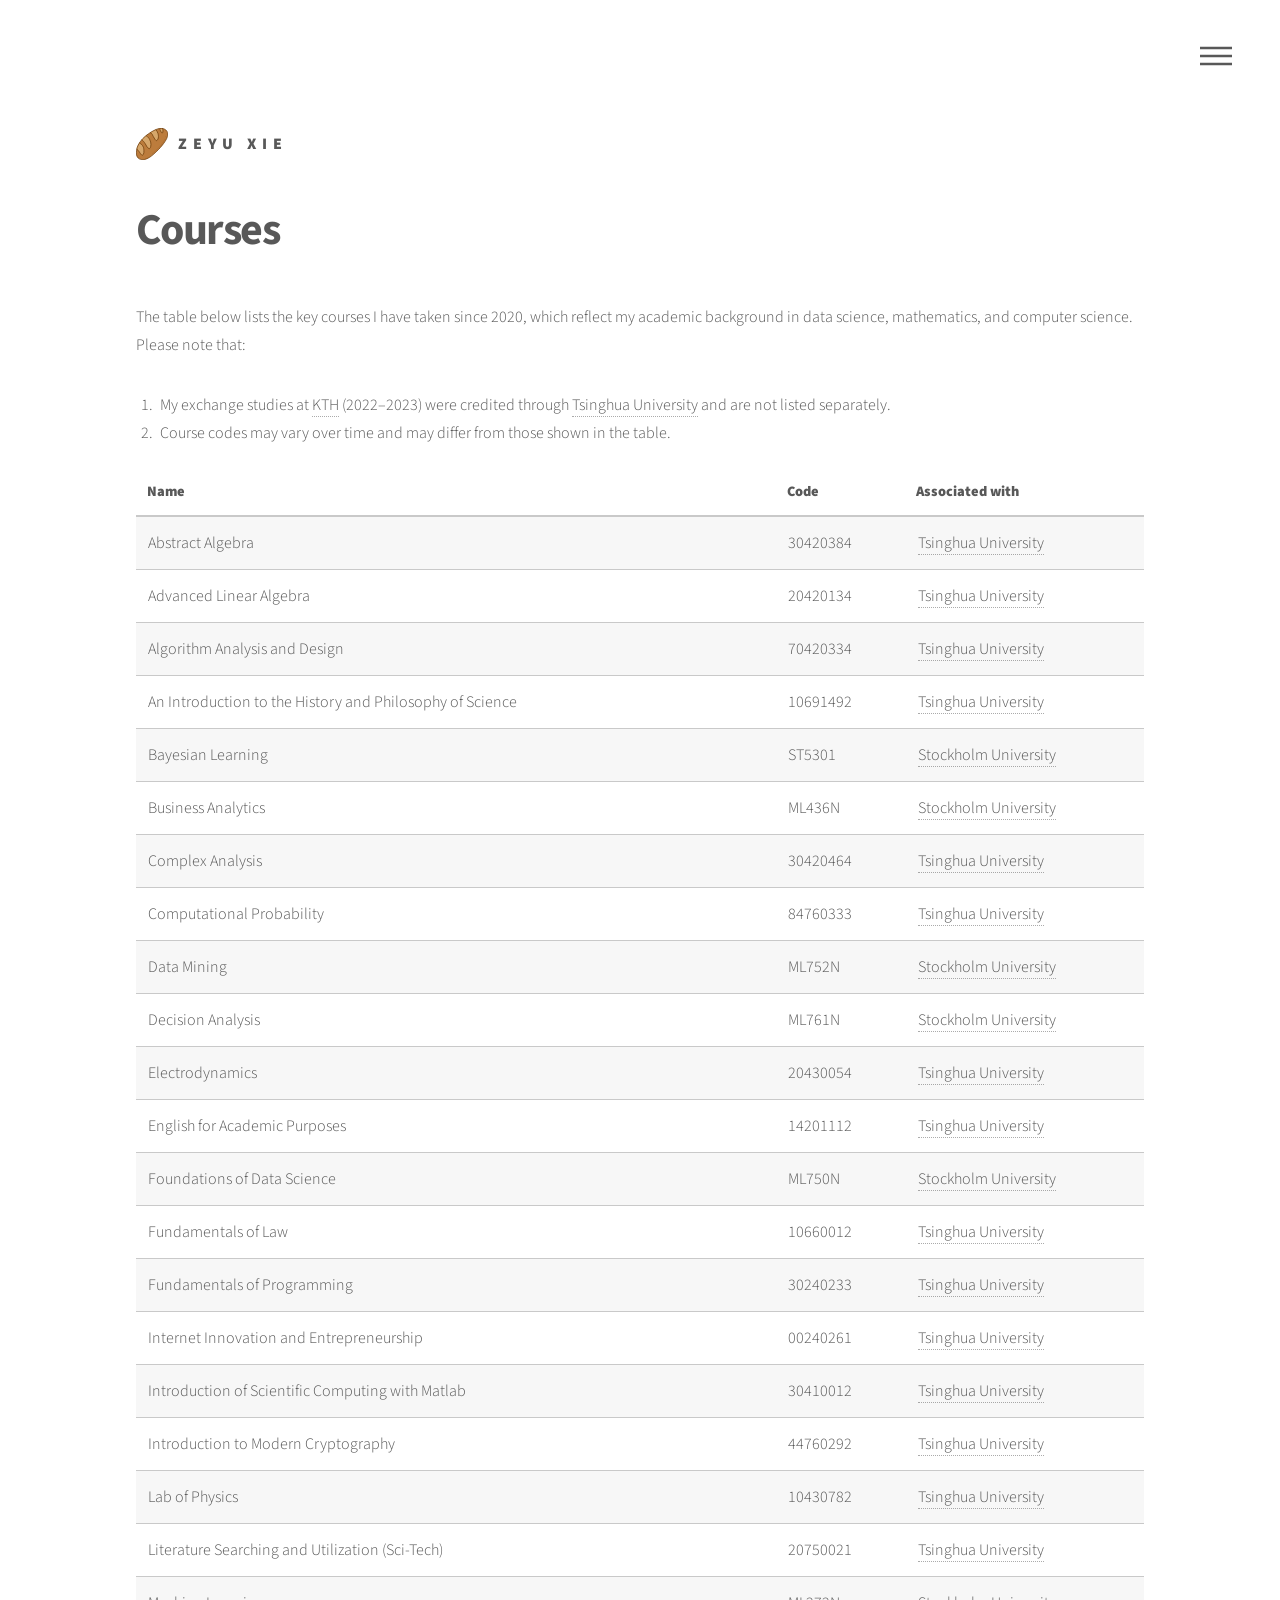
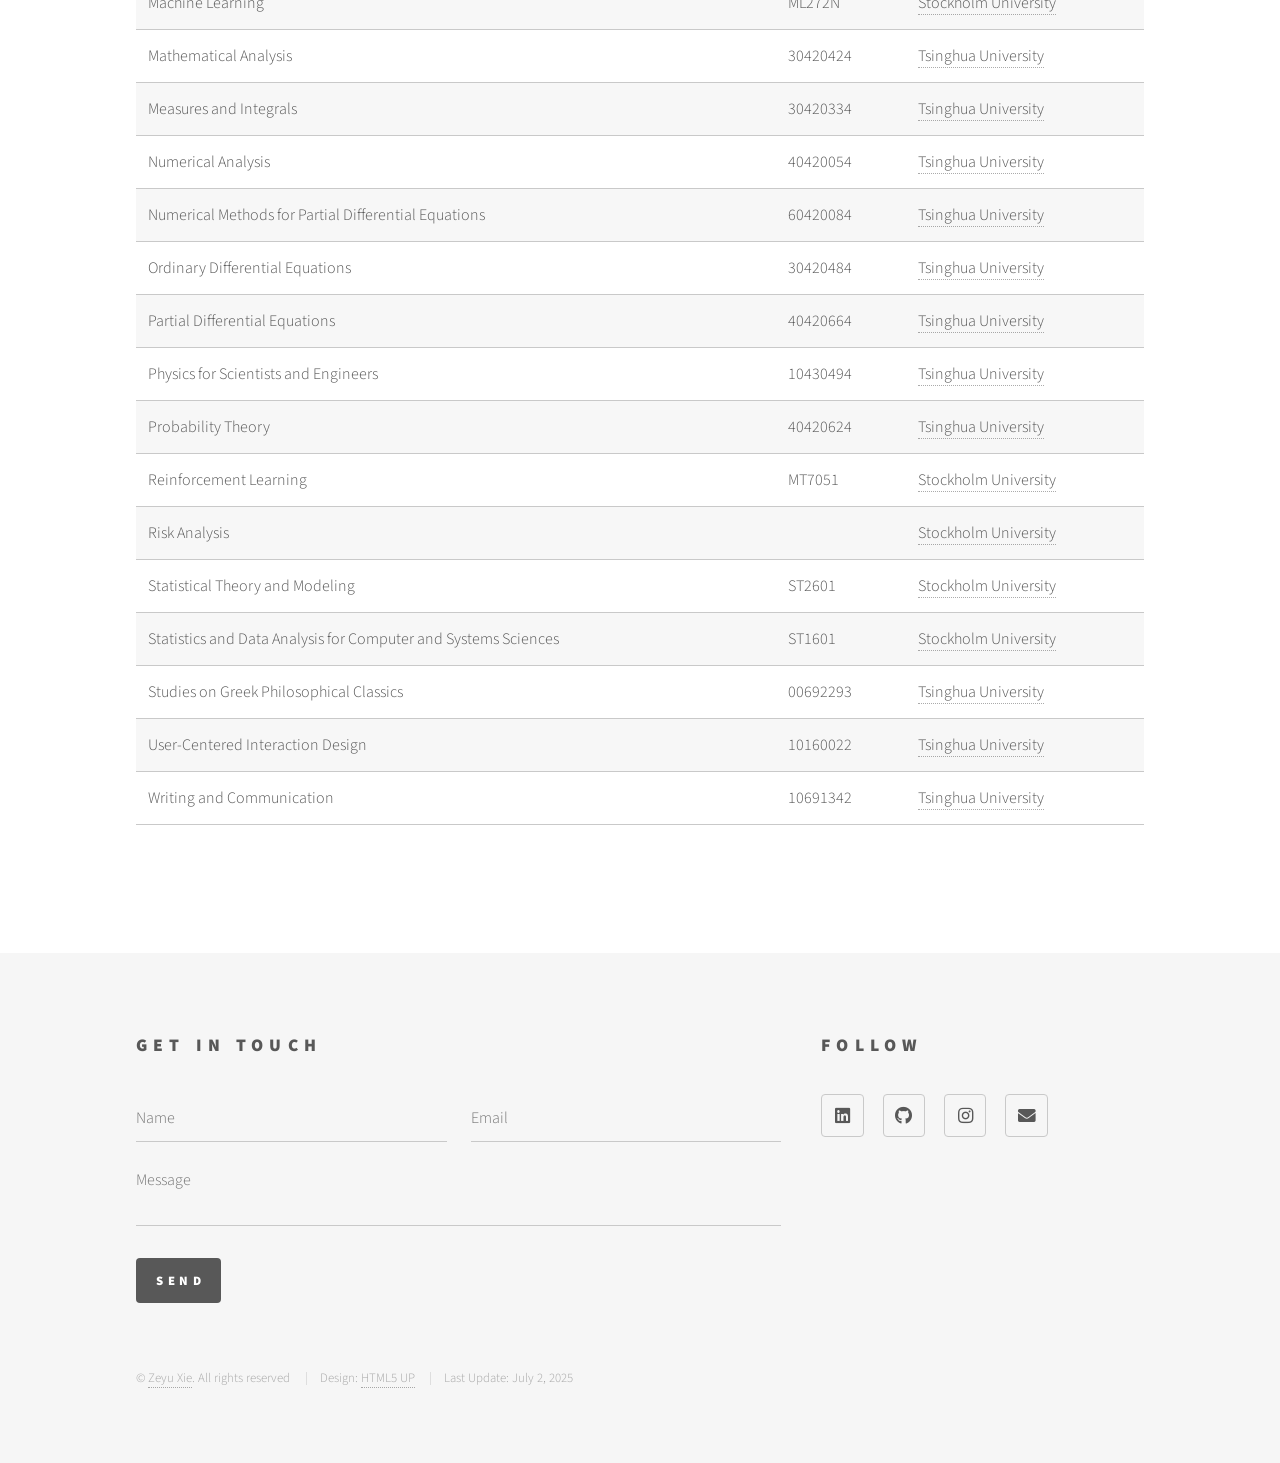
<file: docs/Courses.html>
<!DOCTYPE HTML>
<html lang="en">

<head>

	<!-- Google Tag Manager -->
	<script>
		(function (w, d, s, l, i) {
			w[l] = w[l] || []; w[l].push({
				'gtm.start':
					new Date().getTime(), event: 'gtm.js'
			}); var f = d.getElementsByTagName(s)[0],
				j = d.createElement(s), dl = l != 'dataLayer' ? '&l=' + l : ''; j.async = true; j.src =
					'https://www.googletagmanager.com/gtm.js?id=' + i + dl; f.parentNode.insertBefore(j, f);
		})(window, document, 'script', 'dataLayer', 'GTM-PGRQZ7W2');
	</script>
	<!-- End Google Tag Manager -->

	<link rel="icon" href="./images/icon_16.png" sizes="16x16" />
	<link rel="icon" href="./images/icon_24.png" sizes="24x24" />
	<link rel="icon" href="./images/icon_32.png" sizes="32x32" />
	<link rel="icon" href="./images/icon_48.png" sizes="48x48" />
	<link rel="icon" href="./images/icon_64.png" sizes="64x64" />

	<meta charset="utf-8" />
	<meta http-equiv="X-UA-Compatible" content="IE=edge" />
	<meta name="viewport" content="width=device-width, initial-scale=1" />

	<title>Zeyu Xie's Personal Homepage</title>
	<meta name="author" content="Zeyu Xie" />
	<meta name="description" content="Zeyu Xie's Personal Homepage" />
	<meta name="keywords" content="Zeyu Xie, Acan, Homepage" />

	<link rel="apple-touch-icon" sizes="57x57" href="./images/apple_touch_icon_57.png" />
	<link rel="apple-touch-icon" sizes="60x60" href="./images/apple_touch_icon_60.png" />
	<link rel="apple-touch-icon" sizes="72x72" href="./images/apple_touch_icon_72.png" />
	<link rel="apple-touch-icon" sizes="114x114" href="./images/apple_touch_icon_114.png" />
	<link rel="apple-touch-icon" sizes="120x120" href="./images/apple_touch_icon_120.png" />
	<link rel="apple-touch-icon" sizes="144x144" href="./images/apple_touch_icon_144.png" />
	<link rel="apple-touch-icon" sizes="152x152" href="./images/apple_touch_icon_152.png" />
	<link rel="apple-touch-icon" sizes="180x180" href="./images/apple_touch_icon_180.png" />

	<meta property="og:url" content="#" />
	<meta property="og:site_name" content="Zeyu Xie's Personal Homepage" />
	<meta property="og:title" content="Zeyu Xie's Personal Homepage" />
	<meta property="og:description" content="Zeyu Xie's Personal Homepage" />
	<meta property="og:type" content="website" />
	<meta property="og:image" content="./images/bread_1024.png" />
	<meta property="og:image:alt" content="Zeyu Xie's Personal Homepage" />
	<meta property="og:locale" content="en" />

	<link rel="stylesheet" href="./assets/css/main.css">
	<noscript>
		<link rel="stylesheet" href="./assets/css/noscript.css" />
	</noscript>

</head>

<body class="is-preload">

	<!-- Google Tag Manager (noscript) -->
	<noscript>
		<iframe src="https://www.googletagmanager.com/ns.html?id=GTM-PGRQZ7W2" height="0" width="0"
			style="display:none;visibility:hidden">
		</iframe>
	</noscript>
	<!-- End Google Tag Manager (noscript) -->

	<!-- Wrapper -->
	<div id="wrapper">

		<!-- Header -->
		<header id="header">
			<div class="inner">

				<!-- Logo -->
				<a href="index.html" class="logo">
					<span class="symbol"><img src="./images/bread.svg" alt="" /></span><span class="title">Zeyu
						Xie</span>
				</a>

				<!-- Nav -->
				<nav>
					<ul>
						<li><a href="#menu">Menu</a></li>
					</ul>
				</nav>

			</div>
		</header>

		<!-- Menu -->
		<nav id="menu">
			<h2>Menu</h2>
			<ul>
				<li><a href="./index.html">Home</a></li>
				<li><a href="./About_Me.html">About Me</a></li>
				<li><a href="./Education.html">Education</a></li>
				<li><a href="./Experiences.html">Experiences</a></li>
				<li><a href="./Projects.html">Projects</a></li>
				<li><a href="./Courses.html">Courses</a></li>
				<li><a href="./Skills.html">Skills</a></li>
				<li><a href="./Honors_and_Awards.html">Honors & Awards</a></li>
			</ul>
		</nav>

		<!-- Main -->
		<div id="main">
			<div class="inner">
				<h1>Courses</h1>
				<p>
					The table below lists the key courses I have taken since 2020, which reflect my academic background
					in data science, mathematics, and computer science. Please note that:
				</p>
				<ol>
					<li>My exchange studies at <a href="https://kth.se/en">KTH</a> (2022–2023) were credited through <a
							href="https://www.tsinghua.edu.cn/en/">Tsinghua University</a>
						and are not listed separately.</li>
					<li>Course codes may vary over time and may differ from those shown in the table.</li>
				</ol>
				<table>
					<thead>
						<tr>
							<th>Name</th>
							<th>Code</th>
							<th>Associated with</th>
						</tr>
					</thead>
					<tbody>
						<tr>
							<td>Abstract Algebra</td>
							<td>30420384</td>
							<td><a href="https://www.tsinghua.edu.cn/en/">Tsinghua University</a></td>
						</tr>
						<tr>
							<td>Advanced Linear Algebra</td>
							<td>20420134</td>
							<td><a href="https://www.tsinghua.edu.cn/en/">Tsinghua University</a></td>
						</tr>
						<tr>
							<td>Algorithm Analysis and Design</td>
							<td>70420334</td>
							<td><a href="https://www.tsinghua.edu.cn/en/">Tsinghua University</a></td>
						</tr>
						<tr>
							<td>An Introduction to the History and Philosophy of Science</td>
							<td>10691492</td>
							<td><a href="https://www.tsinghua.edu.cn/en/">Tsinghua University</a></td>
						</tr>
						<tr>
							<td>Bayesian Learning</td>
							<td>ST5301</td>
							<td><a href="https://su.se/english">Stockholm
									University</a></td>
						</tr>
						<tr>
							<td>Business Analytics</td>
							<td>ML436N</td>
							<td><a href="https://su.se/english">Stockholm
									University</a></td>
						</tr>
						<tr>
							<td>Complex Analysis</td>
							<td>30420464</td>
							<td><a href="https://www.tsinghua.edu.cn/en/">Tsinghua University</a></td>
						</tr>
						<tr>
							<td>Computational Probability</td>
							<td>84760333</td>
							<td><a href="https://www.tsinghua.edu.cn/en/">Tsinghua University</a></td>
						</tr>
						<tr>
							<td>Data Mining</td>
							<td>ML752N</td>
							<td><a href="https://su.se/english">Stockholm
									University</a></td>
						</tr>
						<tr>
							<td>Decision Analysis</td>
							<td>ML761N</td>
							<td><a href="https://su.se/english">Stockholm
									University</a></td>
						</tr>
						<tr>
							<td>Electrodynamics</td>
							<td>20430054</td>
							<td><a href="https://www.tsinghua.edu.cn/en/">Tsinghua University</a></td>
						</tr>
						<tr>
							<td>English for Academic Purposes</td>
							<td>14201112</td>
							<td><a href="https://www.tsinghua.edu.cn/en/">Tsinghua University</a></td>
						</tr>
						<tr>
							<td>Foundations of Data Science</td>
							<td>ML750N</td>
							<td><a href="https://su.se/english">Stockholm
									University</a></td>
						</tr>
						<tr>
							<td>Fundamentals of Law</td>
							<td>10660012</td>
							<td><a href="https://www.tsinghua.edu.cn/en/">Tsinghua University</a></td>
						</tr>
						<tr>
							<td>Fundamentals of Programming</td>
							<td>30240233</td>
							<td><a href="https://www.tsinghua.edu.cn/en/">Tsinghua University</a></td>
						</tr>
						<tr>
							<td>Internet Innovation and Entrepreneurship</td>
							<td>00240261</td>
							<td><a href="https://www.tsinghua.edu.cn/en/">Tsinghua University</a></td>
						</tr>
						<tr>
							<td>Introduction of Scientific Computing with Matlab</td>
							<td>30410012</td>
							<td><a href="https://www.tsinghua.edu.cn/en/">Tsinghua University</a></td>
						</tr>
						<tr>
							<td>Introduction to Modern Cryptography</td>
							<td>44760292</td>
							<td><a href="https://www.tsinghua.edu.cn/en/">Tsinghua University</a></td>
						</tr>
						<tr>
							<td>Lab of Physics</td>
							<td>10430782</td>
							<td><a href="https://www.tsinghua.edu.cn/en/">Tsinghua University</a></td>
						</tr>
						<tr>
							<td>Literature Searching and Utilization (Sci-Tech)</td>
							<td>20750021</td>
							<td><a href="https://www.tsinghua.edu.cn/en/">Tsinghua University</a></td>
						</tr>
						<tr>
							<td>Machine Learning</td>
							<td>ML272N</td>
							<td><a href="https://su.se/english">Stockholm
									University</a></td>
						</tr>
						<tr>
							<td>Mathematical Analysis</td>
							<td>30420424</td>
							<td><a href="https://www.tsinghua.edu.cn/en/">Tsinghua University</a></td>
						</tr>
						<tr>
							<td>Measures and Integrals</td>
							<td>30420334</td>
							<td><a href="https://www.tsinghua.edu.cn/en/">Tsinghua University</a></td>
						</tr>
						<tr>
							<td>Numerical Analysis</td>
							<td>40420054</td>
							<td><a href="https://www.tsinghua.edu.cn/en/">Tsinghua University</a></td>
						</tr>
						<tr>
							<td>Numerical Methods for Partial Differential Equations</td>
							<td>60420084</td>
							<td><a href="https://www.tsinghua.edu.cn/en/">Tsinghua University</a></td>
						</tr>
						<tr>
							<td>Ordinary Differential Equations</td>
							<td>30420484</td>
							<td><a href="https://www.tsinghua.edu.cn/en/">Tsinghua University</a></td>
						</tr>
						<tr>
							<td>Partial Differential Equations</td>
							<td>40420664</td>
							<td><a href="https://www.tsinghua.edu.cn/en/">Tsinghua University</a></td>
						</tr>
						<tr>
							<td>Physics for Scientists and Engineers</td>
							<td>10430494</td>
							<td><a href="https://www.tsinghua.edu.cn/en/">Tsinghua University</a></td>
						</tr>
						<tr>
							<td>Probability Theory</td>
							<td>40420624</td>
							<td><a href="https://www.tsinghua.edu.cn/en/">Tsinghua University</a></td>
						</tr>
						<tr>
							<td>Reinforcement Learning</td>
							<td>MT7051</td>
							<td><a href="https://su.se/english">Stockholm
									University</a></td>
						</tr>
						<tr>
							<td>Risk Analysis</td>
							<td></td>
							<td><a href="https://su.se/english">Stockholm
									University</a></td>
						</tr>
						<tr>
							<td>Statistical Theory and Modeling</td>
							<td>ST2601</td>
							<td><a href="https://su.se/english">Stockholm
									University</a></td>
						</tr>
						<tr>
							<td>Statistics and Data Analysis for Computer and Systems Sciences</td>
							<td>ST1601</td>
							<td><a href="https://su.se/english">Stockholm
									University</a></td>
						</tr>
						<tr>
							<td>Studies on Greek Philosophical Classics</td>
							<td>00692293</td>
							<td><a href="https://www.tsinghua.edu.cn/en/">Tsinghua University</a></td>
						</tr>
						<tr>
							<td>User-Centered Interaction Design</td>
							<td>10160022</td>
							<td><a href="https://www.tsinghua.edu.cn/en/">Tsinghua University</a></td>
						</tr>
						<tr>
							<td>Writing and Communication</td>
							<td>10691342</td>
							<td><a href="https://www.tsinghua.edu.cn/en/">Tsinghua University</a></td>
						</tr>
					</tbody>
				</table>
			</div>
		</div>

		<!-- Footer -->
		<footer id="footer">
			<div class="inner">
				<section>
					<h2>Get in touch</h2>
					<form method="post" action="https://formsubmit.co/e98e5d2e4e283ff3f8f812c25cac9f5f">
						<div class="fields">
							<div class="field half">
								<input type="text" name="name" id="name" placeholder="Name" />
							</div>
							<div class="field half">
								<input type="email" name="email" id="email" placeholder="Email" />
							</div>
							<div class="field">
								<textarea name="message" id="message" placeholder="Message"></textarea>
							</div>
						</div>
						<ul class="actions">
							<li><input type="submit" value="Send" class="primary" /></li>
						</ul>
					</form>
				</section>
				<section>
					<h2>Follow</h2>
					<ul class="icons">
						<li><a href="https://www.linkedin.com/in/zeyu-xie/" class="icon brands style2 fa-linkedin"><span
									class="label">LinkedIn</span></a>
						</li>
						<li><a href="https://github.com/Zeyu-Xie" class="icon brands style2 fa-github"><span
									class="label">GitHub</span></a></li>
						<li><a href="https://www.instagram.com/acanxie/" class="icon brands style2 fa-instagram"><span
									class="label">Instagram</span></a>
						</li>
						<li><a href="mailto:xie.zeyu20@gmail.com" class="icon solid style2 fa-envelope"><span
									class="label">Email</span></a></li>
					</ul>
				</section>
				<ul class="copyright">
					<li>&copy; <a href="https://Zeyu-Xie.github.io">Zeyu Xie</a>. All rights reserved</li>
					<li>Design: <a href="http://html5up.net">HTML5 UP</a></li>
					<li>Last Update: July 2, 2025</li>
				</ul>
			</div>
		</footer>

	</div>

	<!-- Scripts -->
	<script src="assets/js/jquery.min.js"></script>
	<script src="assets/js/browser.min.js"></script>
	<script src="assets/js/breakpoints.min.js"></script>
	<script src="assets/js/util.js"></script>
	<script src="assets/js/main.js"></script>

</body>

</html>
</file>
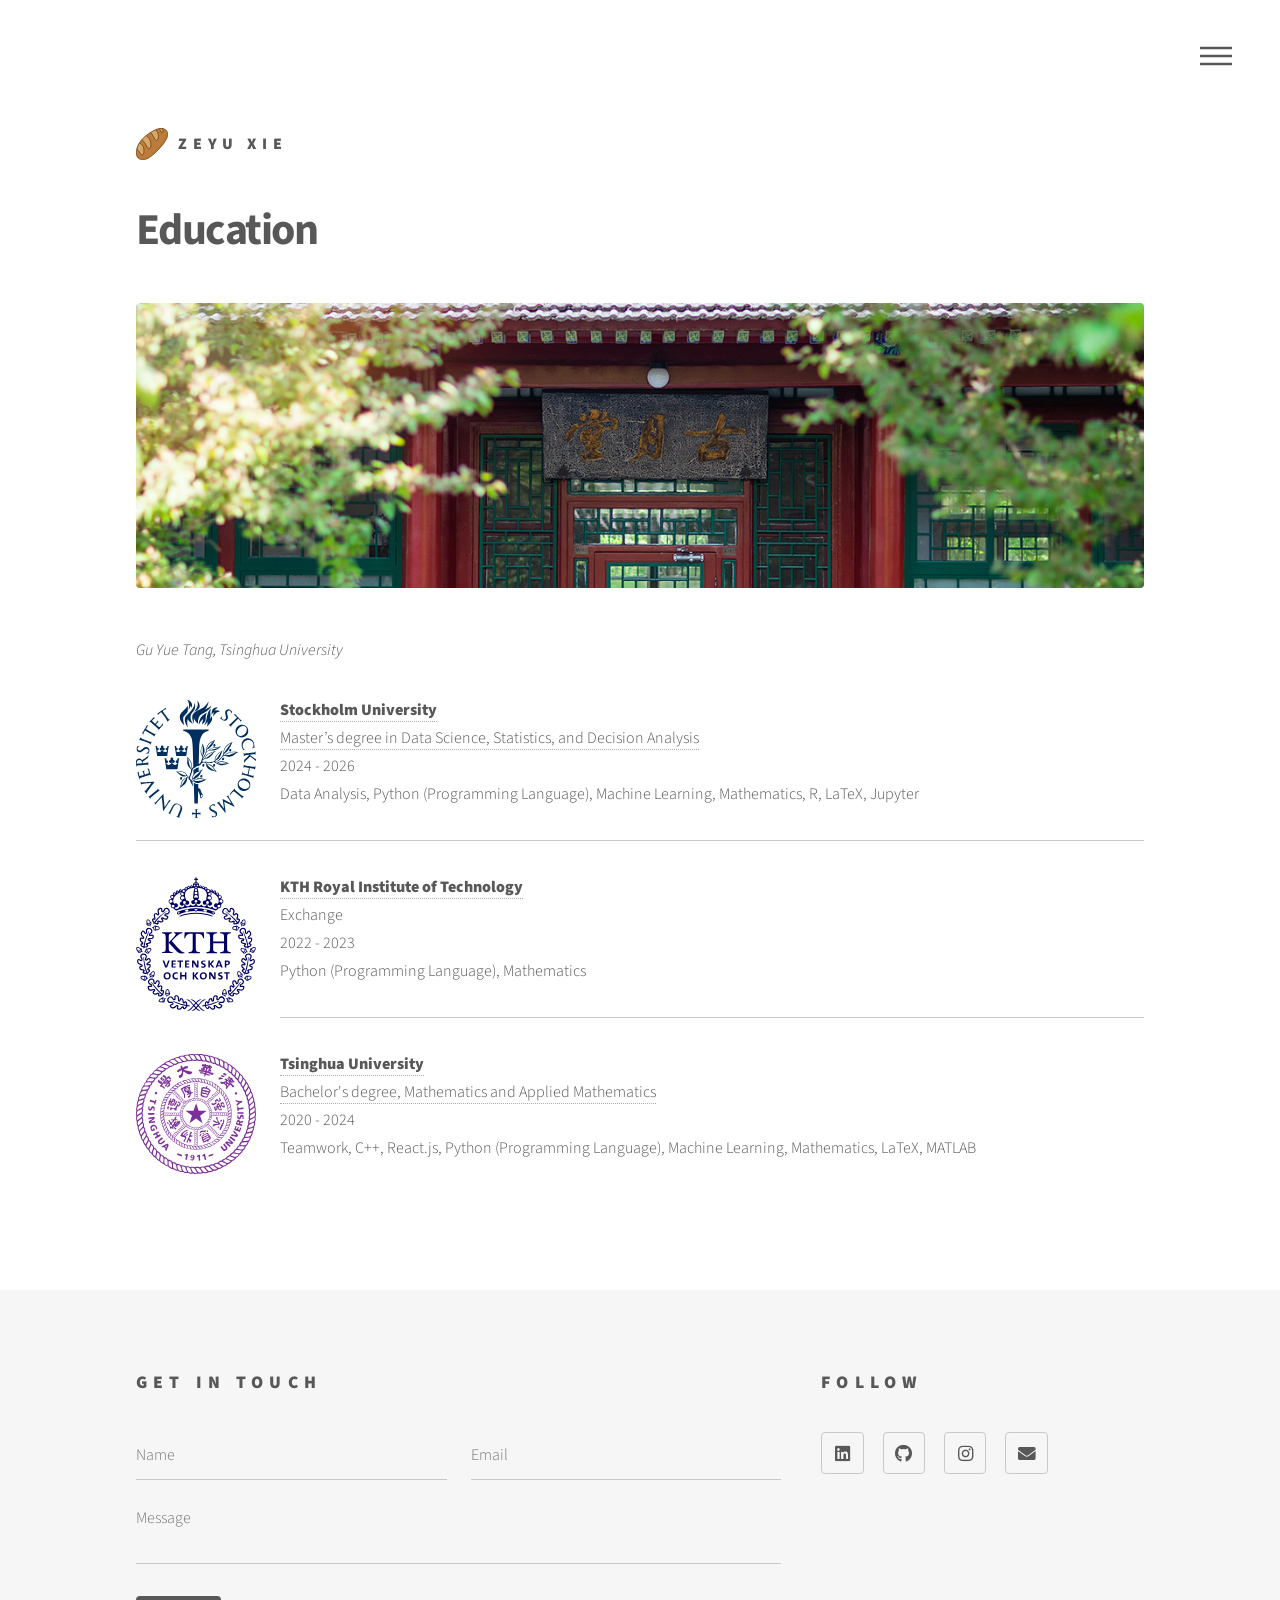
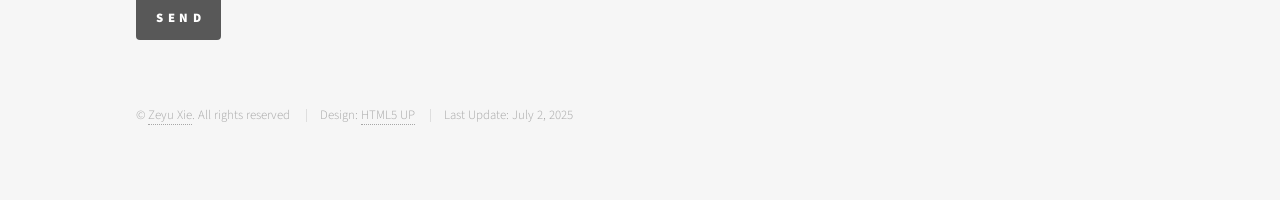
<file: docs/Education.html>
<!DOCTYPE HTML>
<html lang="en">

<head>

	<!-- Google Tag Manager -->
	<script>
		(function (w, d, s, l, i) {
			w[l] = w[l] || []; w[l].push({
				'gtm.start':
					new Date().getTime(), event: 'gtm.js'
			}); var f = d.getElementsByTagName(s)[0],
				j = d.createElement(s), dl = l != 'dataLayer' ? '&l=' + l : ''; j.async = true; j.src =
					'https://www.googletagmanager.com/gtm.js?id=' + i + dl; f.parentNode.insertBefore(j, f);
		})(window, document, 'script', 'dataLayer', 'GTM-PGRQZ7W2');
	</script>
	<!-- End Google Tag Manager -->

	<link rel="icon" href="./images/icon_16.png" sizes="16x16" />
	<link rel="icon" href="./images/icon_24.png" sizes="24x24" />
	<link rel="icon" href="./images/icon_32.png" sizes="32x32" />
	<link rel="icon" href="./images/icon_48.png" sizes="48x48" />
	<link rel="icon" href="./images/icon_64.png" sizes="64x64" />

	<meta charset="utf-8" />
	<meta http-equiv="X-UA-Compatible" content="IE=edge" />
	<meta name="viewport" content="width=device-width, initial-scale=1" />

	<title>Zeyu Xie's Personal Homepage</title>
	<meta name="author" content="Zeyu Xie" />
	<meta name="description" content="Zeyu Xie's Personal Homepage" />
	<meta name="keywords" content="Zeyu Xie, Acan, Homepage" />

	<link rel="apple-touch-icon" sizes="57x57" href="./images/apple_touch_icon_57.png" />
	<link rel="apple-touch-icon" sizes="60x60" href="./images/apple_touch_icon_60.png" />
	<link rel="apple-touch-icon" sizes="72x72" href="./images/apple_touch_icon_72.png" />
	<link rel="apple-touch-icon" sizes="114x114" href="./images/apple_touch_icon_114.png" />
	<link rel="apple-touch-icon" sizes="120x120" href="./images/apple_touch_icon_120.png" />
	<link rel="apple-touch-icon" sizes="144x144" href="./images/apple_touch_icon_144.png" />
	<link rel="apple-touch-icon" sizes="152x152" href="./images/apple_touch_icon_152.png" />
	<link rel="apple-touch-icon" sizes="180x180" href="./images/apple_touch_icon_180.png" />

	<meta property="og:url" content="#" />
	<meta property="og:site_name" content="Zeyu Xie's Personal Homepage" />
	<meta property="og:title" content="Zeyu Xie's Personal Homepage" />
	<meta property="og:description" content="Zeyu Xie's Personal Homepage" />
	<meta property="og:type" content="website" />
	<meta property="og:image" content="./images/bread_1024.png" />
	<meta property="og:image:alt" content="Zeyu Xie's Personal Homepage" />
	<meta property="og:locale" content="en" />

	<link rel="stylesheet" href="./assets/css/main.css">
	<noscript>
		<link rel="stylesheet" href="./assets/css/noscript.css" />
	</noscript>

</head>

<body class="is-preload">

	<!-- Google Tag Manager (noscript) -->
	<noscript>
		<iframe src="https://www.googletagmanager.com/ns.html?id=GTM-PGRQZ7W2" height="0" width="0"
			style="display:none;visibility:hidden">
		</iframe>
	</noscript>
	<!-- End Google Tag Manager (noscript) -->

	<!-- Wrapper -->
	<div id="wrapper">

		<!-- Header -->
		<header id="header">
			<div class="inner">

				<!-- Logo -->
				<a href="index.html" class="logo">
					<span class="symbol"><img src="./images/bread.svg" alt="" /></span><span class="title">Zeyu
						Xie</span>
				</a>

				<!-- Nav -->
				<nav>
					<ul>
						<li><a href="#menu">Menu</a></li>
					</ul>
				</nav>

			</div>
		</header>

		<!-- Menu -->
		<nav id="menu">
			<h2>Menu</h2>
			<ul>
				<li><a href="./index.html">Home</a></li>
				<li><a href="./About_Me.html">About Me</a></li>
				<li><a href="./Education.html">Education</a></li>
				<li><a href="./Experiences.html">Experiences</a></li>
				<li><a href="./Projects.html">Projects</a></li>
				<li><a href="./Courses.html">Courses</a></li>
				<li><a href="./Skills.html">Skills</a></li>
				<li><a href="./Honors_and_Awards.html">Honors & Awards</a></li>
			</ul>
		</nav>

		<!-- Main -->
		<div id="main">
			<div class="inner">
				<h1>Education</h1>
				<span class="image main"><img src="./images/Tsinghua_University_1.jpg"
						alt="Tsinghua University - 1"></span>
				<p><i>Gu Yue Tang, Tsinghua University</i></p>
				<p>
					<span class="image left">
						<img src="./images/SU_logo.svg" alt="Stockholm University" style="width: 120px;" />
					</span>
					<b><a href="https://www.su.se/english/">Stockholm University</a></b>
					<br>
					<a href="https://utbildning.su.se/english/education/course-catalogue/sd/sdsbo">Master’s degree in
						Data Science, Statistics, and Decision Analysis</a>
					<br>
					2024 - 2026
					<br>
					Data Analysis, Python (Programming Language), Machine Learning, Mathematics, R, LaTeX, Jupyter
				</p>
				<hr>
				<p>
					<span class="image left">
						<img src="./images/KTH_logo.svg" alt="KTH Royal Institute of Technology"
							style="width: 120px;" />
					</span>
					<b><a href="https://kth.se/en">KTH Royal Institute of Technology</a></b>
					<br>
					Exchange
					<br>
					2022 - 2023
					<br>
					Python (Programming Language), Mathematics
				</p>
				<hr>
				<p>
					<span class="image left">
						<img src="./images/THU_logo.svg" alt="Tsinghua University" style="width: 120px;" />
					</span>
					<b><a href="https://www.tsinghua.edu.cn/en/">Tsinghua University</a></b>
					<br>
					<a href="https://www.zlc.tsinghua.edu.cn/index.htm">Bachelor's degree, Mathematics and Applied
						Mathematics</a>
					<br>
					2020 - 2024
					<br>
					Teamwork, C++, React.js, Python (Programming Language), Machine Learning, Mathematics, LaTeX, MATLAB
				</p>

			</div>
		</div>

		<!-- Footer -->
		<footer id="footer">
			<div class="inner">
				<section>
					<h2>Get in touch</h2>
					<form method="post" action="https://formsubmit.co/e98e5d2e4e283ff3f8f812c25cac9f5f">
						<div class="fields">
							<div class="field half">
								<input type="text" name="name" id="name" placeholder="Name" />
							</div>
							<div class="field half">
								<input type="email" name="email" id="email" placeholder="Email" />
							</div>
							<div class="field">
								<textarea name="message" id="message" placeholder="Message"></textarea>
							</div>
						</div>
						<ul class="actions">
							<li><input type="submit" value="Send" class="primary" /></li>
						</ul>
					</form>
				</section>
				<section>
					<h2>Follow</h2>
					<ul class="icons">
						<li><a href="https://www.linkedin.com/in/zeyu-xie/" class="icon brands style2 fa-linkedin"><span
									class="label">LinkedIn</span></a>
						</li>
						<li><a href="https://github.com/Zeyu-Xie" class="icon brands style2 fa-github"><span
									class="label">GitHub</span></a></li>
						<li><a href="https://www.instagram.com/acanxie/" class="icon brands style2 fa-instagram"><span
									class="label">Instagram</span></a>
						</li>
						<li><a href="mailto:xie.zeyu20@gmail.com" class="icon solid style2 fa-envelope"><span
									class="label">Email</span></a></li>
					</ul>
				</section>
				<ul class="copyright">
					<li>&copy; <a href="https://Zeyu-Xie.github.io">Zeyu Xie</a>. All rights reserved</li>
					<li>Design: <a href="http://html5up.net">HTML5 UP</a></li>
					<li>Last Update: July 2, 2025</li>
				</ul>
			</div>
		</footer>

	</div>

	<!-- Scripts -->
	<script src="assets/js/jquery.min.js"></script>
	<script src="assets/js/browser.min.js"></script>
	<script src="assets/js/breakpoints.min.js"></script>
	<script src="assets/js/util.js"></script>
	<script src="assets/js/main.js"></script>

</body>

</html>
</file>
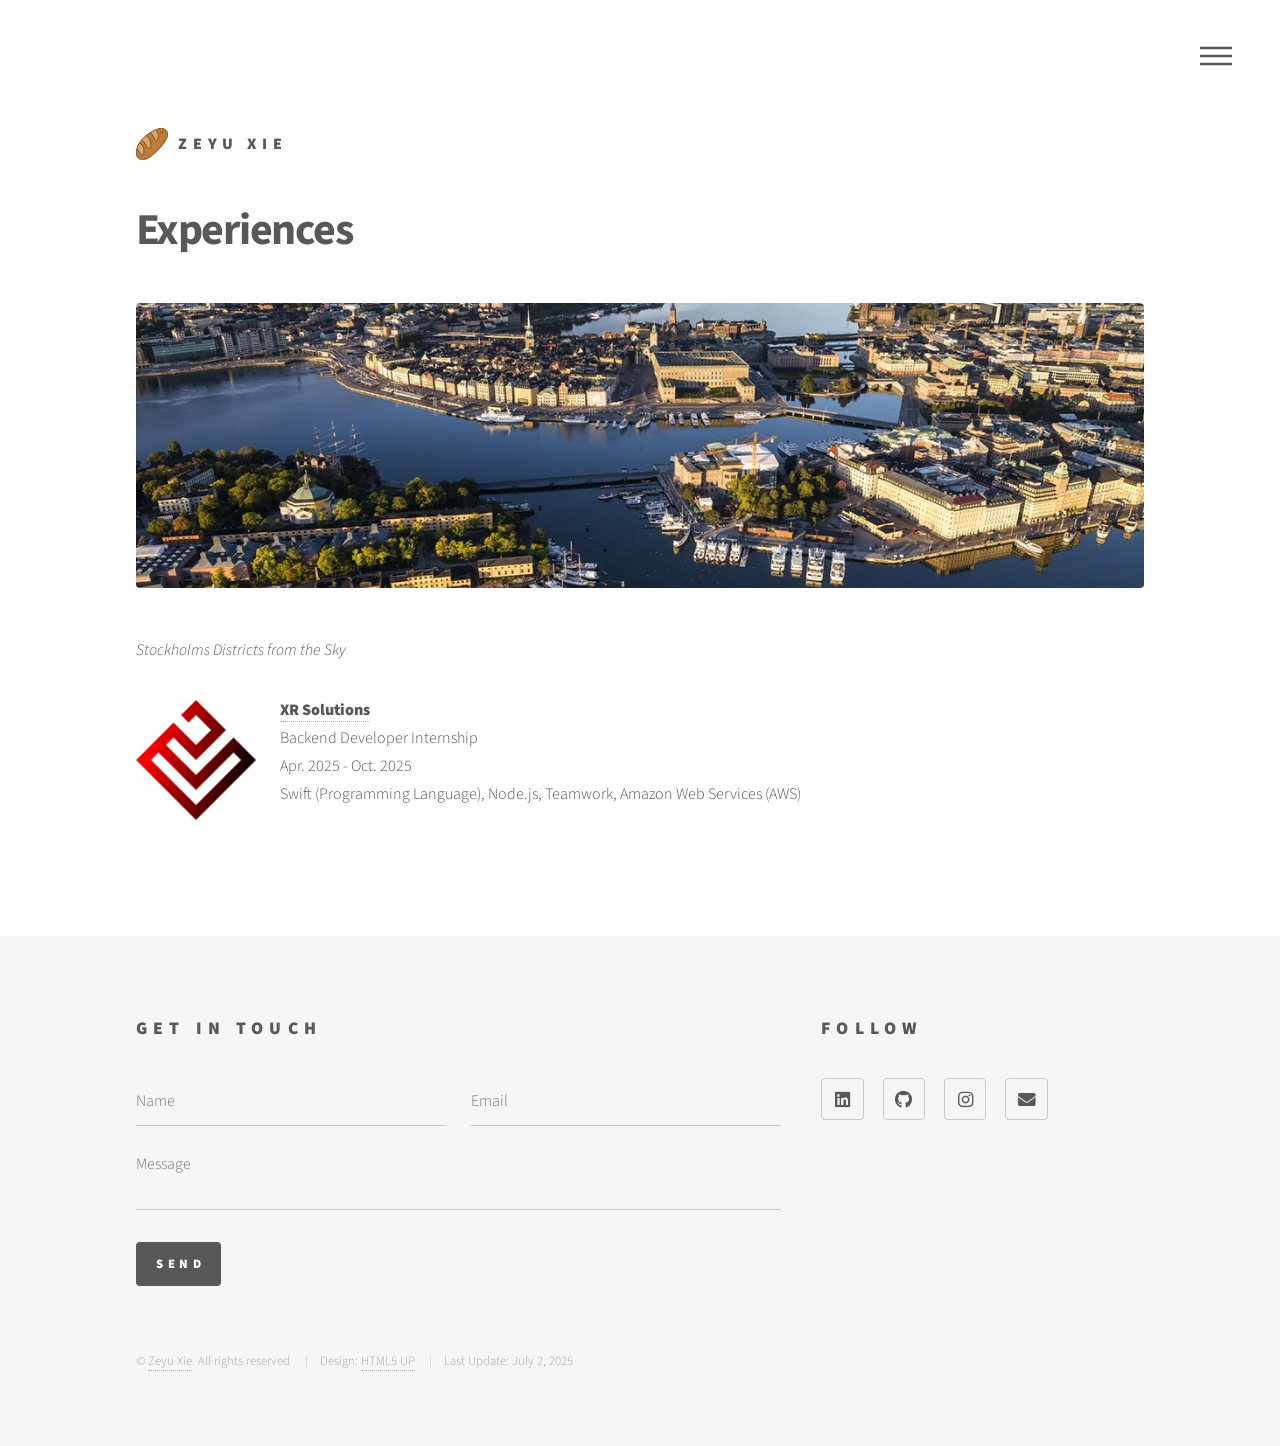
<file: docs/Experiences.html>
<!DOCTYPE HTML>
<html lang="en">

<head>

	<!-- Google Tag Manager -->
	<script>
		(function (w, d, s, l, i) {
			w[l] = w[l] || []; w[l].push({
				'gtm.start':
					new Date().getTime(), event: 'gtm.js'
			}); var f = d.getElementsByTagName(s)[0],
				j = d.createElement(s), dl = l != 'dataLayer' ? '&l=' + l : ''; j.async = true; j.src =
					'https://www.googletagmanager.com/gtm.js?id=' + i + dl; f.parentNode.insertBefore(j, f);
		})(window, document, 'script', 'dataLayer', 'GTM-PGRQZ7W2');
	</script>
	<!-- End Google Tag Manager -->

	<link rel="icon" href="./images/icon_16.png" sizes="16x16" />
	<link rel="icon" href="./images/icon_24.png" sizes="24x24" />
	<link rel="icon" href="./images/icon_32.png" sizes="32x32" />
	<link rel="icon" href="./images/icon_48.png" sizes="48x48" />
	<link rel="icon" href="./images/icon_64.png" sizes="64x64" />

	<meta charset="utf-8" />
	<meta http-equiv="X-UA-Compatible" content="IE=edge" />
	<meta name="viewport" content="width=device-width, initial-scale=1" />

	<title>Zeyu Xie's Personal Homepage</title>
	<meta name="author" content="Zeyu Xie" />
	<meta name="description" content="Zeyu Xie's Personal Homepage" />
	<meta name="keywords" content="Zeyu Xie, Acan, Homepage" />

	<link rel="apple-touch-icon" sizes="57x57" href="./images/apple_touch_icon_57.png" />
	<link rel="apple-touch-icon" sizes="60x60" href="./images/apple_touch_icon_60.png" />
	<link rel="apple-touch-icon" sizes="72x72" href="./images/apple_touch_icon_72.png" />
	<link rel="apple-touch-icon" sizes="114x114" href="./images/apple_touch_icon_114.png" />
	<link rel="apple-touch-icon" sizes="120x120" href="./images/apple_touch_icon_120.png" />
	<link rel="apple-touch-icon" sizes="144x144" href="./images/apple_touch_icon_144.png" />
	<link rel="apple-touch-icon" sizes="152x152" href="./images/apple_touch_icon_152.png" />
	<link rel="apple-touch-icon" sizes="180x180" href="./images/apple_touch_icon_180.png" />

	<meta property="og:url" content="#" />
	<meta property="og:site_name" content="Zeyu Xie's Personal Homepage" />
	<meta property="og:title" content="Zeyu Xie's Personal Homepage" />
	<meta property="og:description" content="Zeyu Xie's Personal Homepage" />
	<meta property="og:type" content="website" />
	<meta property="og:image" content="./images/bread_1024.png" />
	<meta property="og:image:alt" content="Zeyu Xie's Personal Homepage" />
	<meta property="og:locale" content="en" />

	<link rel="stylesheet" href="./assets/css/main.css">
	<noscript>
		<link rel="stylesheet" href="./assets/css/noscript.css" />
	</noscript>

</head>

<body class="is-preload">

	<!-- Google Tag Manager (noscript) -->
	<noscript>
		<iframe src="https://www.googletagmanager.com/ns.html?id=GTM-PGRQZ7W2" height="0" width="0"
			style="display:none;visibility:hidden">
		</iframe>
	</noscript>
	<!-- End Google Tag Manager (noscript) -->

	<!-- Wrapper -->
	<div id="wrapper">

		<!-- Header -->
		<header id="header">
			<div class="inner">

				<!-- Logo -->
				<a href="index.html" class="logo">
					<span class="symbol"><img src="./images/bread.svg" alt="" /></span><span class="title">Zeyu
						Xie</span>
				</a>

				<!-- Nav -->
				<nav>
					<ul>
						<li><a href="#menu">Menu</a></li>
					</ul>
				</nav>

			</div>
		</header>

		<!-- Menu -->
		<nav id="menu">
			<h2>Menu</h2>
			<ul>
				<li><a href="./index.html">Home</a></li>
				<li><a href="./About_Me.html">About Me</a></li>
				<li><a href="./Education.html">Education</a></li>
				<li><a href="./Experiences.html">Experiences</a></li>
				<li><a href="./Projects.html">Projects</a></li>
				<li><a href="./Courses.html">Courses</a></li>
				<li><a href="./Skills.html">Skills</a></li>
				<li><a href="./Honors_and_Awards.html">Honors & Awards</a></li>
			</ul>
		</nav>

		<!-- Main -->
		<div id="main">
			<div class="inner">
				<h1>Experiences</h1>
				<span class="image main"><img src="./images/Stockholms_districts.webp"
						alt="Stockholms Districts"></span>
				<p><i>Stockholms Districts from the Sky</i></p>
				<p>
					<span class="image left">
						<img src="./images/XR_Solutions_logo.png" alt="XR Solutions" style="width: 120px;" />
					</span>
					<b><a href="https://xrsolutions.se/">XR Solutions</a></b>
					<br>
					Backend Developer Internship
					<br>
					Apr. 2025 - Oct. 2025
					<br>
					Swift (Programming Language), Node.js, Teamwork, Amazon Web Services (AWS)
				</p>
			</div>
		</div>

		<!-- Footer -->
		<footer id="footer">
			<div class="inner">
				<section>
					<h2>Get in touch</h2>
					<form method="post" action="https://formsubmit.co/e98e5d2e4e283ff3f8f812c25cac9f5f">
						<div class="fields">
							<div class="field half">
								<input type="text" name="name" id="name" placeholder="Name" />
							</div>
							<div class="field half">
								<input type="email" name="email" id="email" placeholder="Email" />
							</div>
							<div class="field">
								<textarea name="message" id="message" placeholder="Message"></textarea>
							</div>
						</div>
						<ul class="actions">
							<li><input type="submit" value="Send" class="primary" /></li>
						</ul>
					</form>
				</section>
				<section>
					<h2>Follow</h2>
					<ul class="icons">
						<li><a href="https://www.linkedin.com/in/zeyu-xie/" class="icon brands style2 fa-linkedin"><span
									class="label">LinkedIn</span></a>
						</li>
						<li><a href="https://github.com/Zeyu-Xie" class="icon brands style2 fa-github"><span
									class="label">GitHub</span></a></li>
						<li><a href="https://www.instagram.com/acanxie/" class="icon brands style2 fa-instagram"><span
									class="label">Instagram</span></a>
						</li>
						<li><a href="mailto:xie.zeyu20@gmail.com" class="icon solid style2 fa-envelope"><span
									class="label">Email</span></a></li>
					</ul>
				</section>
				<ul class="copyright">
					<li>&copy; <a href="https://Zeyu-Xie.github.io">Zeyu Xie</a>. All rights reserved</li>
					<li>Design: <a href="http://html5up.net">HTML5 UP</a></li>
					<li>Last Update: July 2, 2025</li>
				</ul>
			</div>
		</footer>

	</div>

	<!-- Scripts -->
	<script src="assets/js/jquery.min.js"></script>
	<script src="assets/js/browser.min.js"></script>
	<script src="assets/js/breakpoints.min.js"></script>
	<script src="assets/js/util.js"></script>
	<script src="assets/js/main.js"></script>

</body>

</html>
</file>
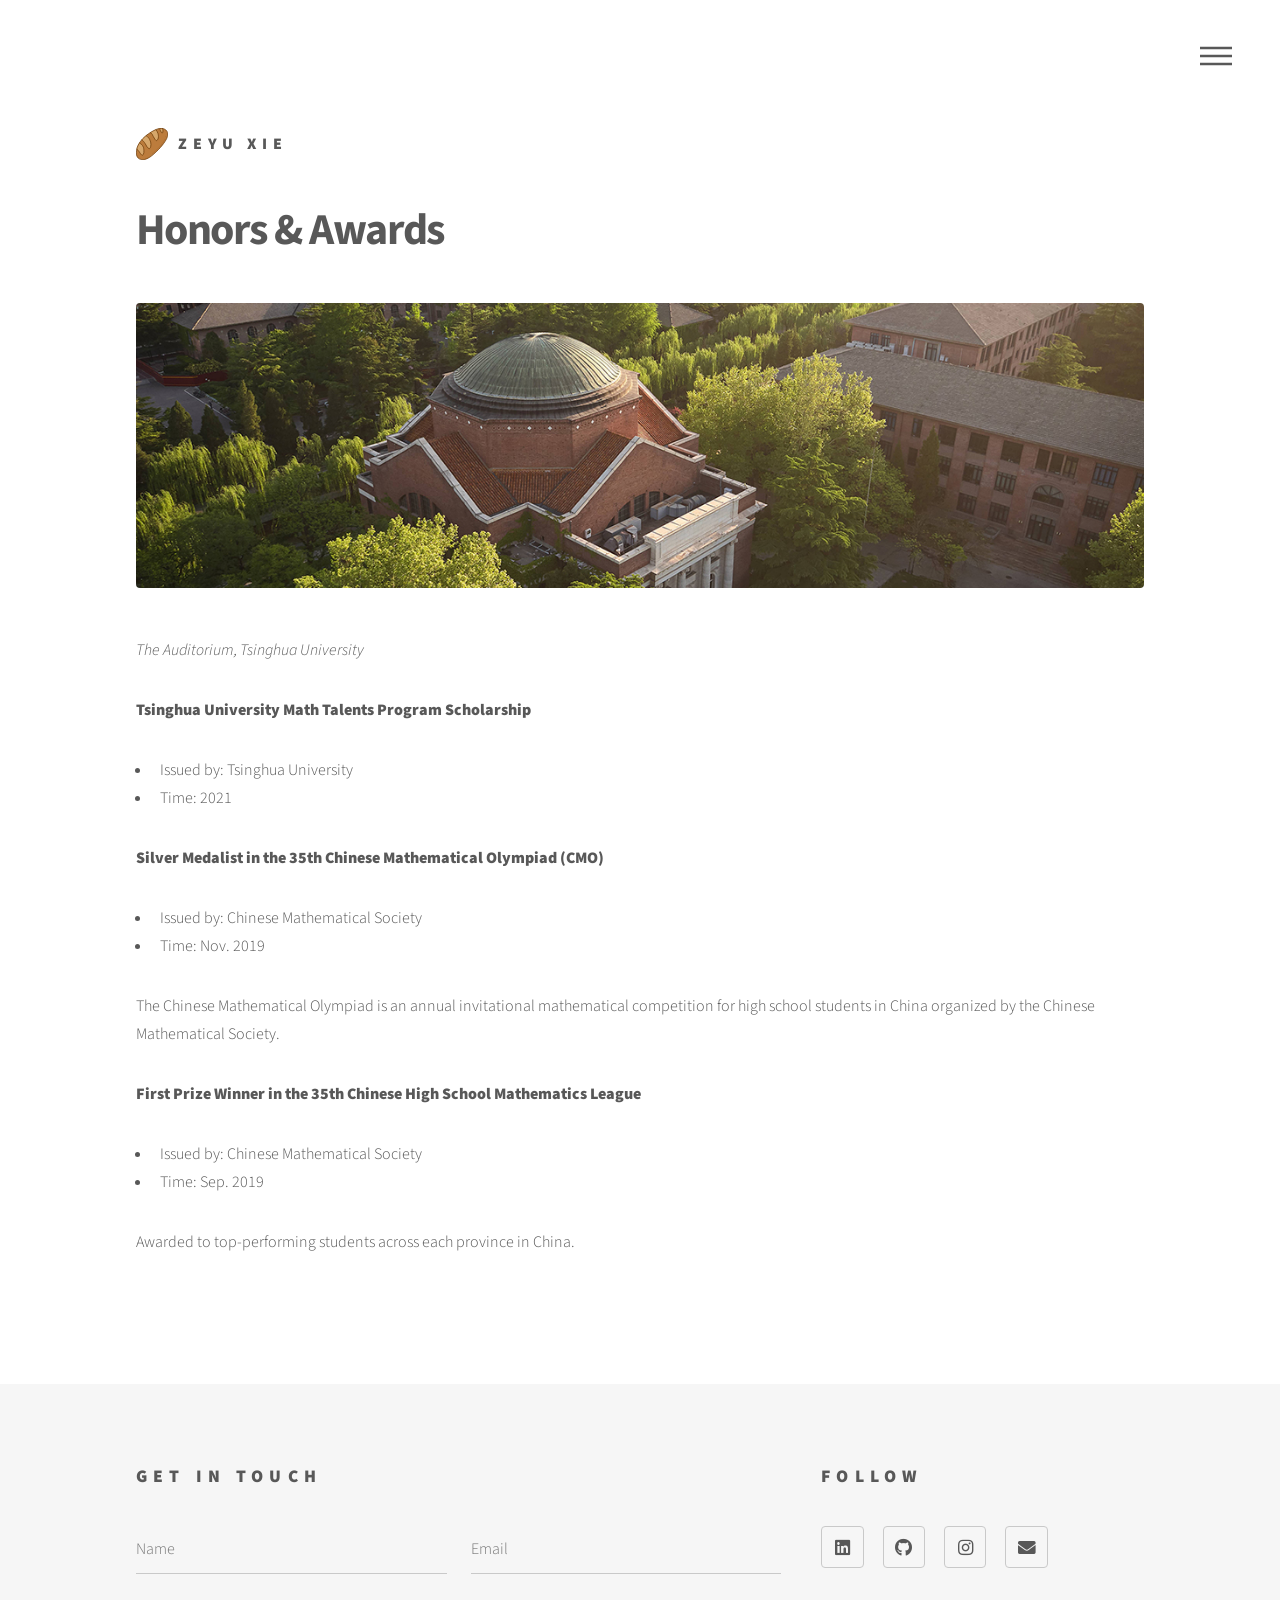
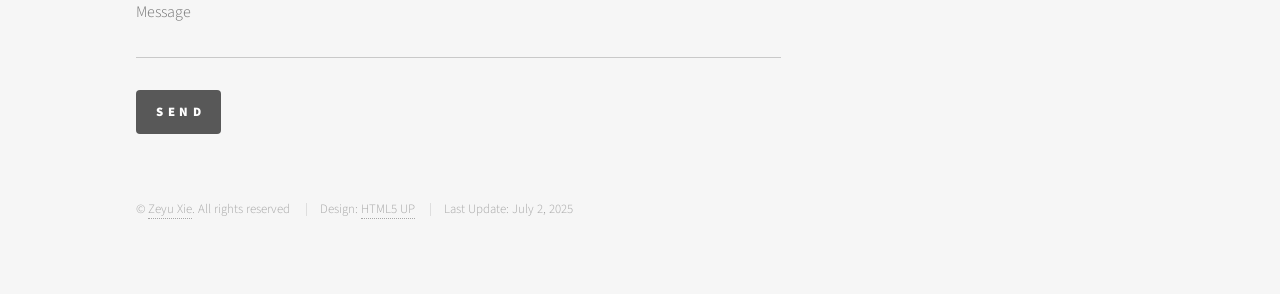
<file: docs/Honors_and_Awards.html>
<!DOCTYPE HTML>
<html lang="en">

<head>

	<!-- Google Tag Manager -->
	<script>
		(function (w, d, s, l, i) {
			w[l] = w[l] || []; w[l].push({
				'gtm.start':
					new Date().getTime(), event: 'gtm.js'
			}); var f = d.getElementsByTagName(s)[0],
				j = d.createElement(s), dl = l != 'dataLayer' ? '&l=' + l : ''; j.async = true; j.src =
					'https://www.googletagmanager.com/gtm.js?id=' + i + dl; f.parentNode.insertBefore(j, f);
		})(window, document, 'script', 'dataLayer', 'GTM-PGRQZ7W2');
	</script>
	<!-- End Google Tag Manager -->

	<link rel="icon" href="./images/icon_16.png" sizes="16x16" />
	<link rel="icon" href="./images/icon_24.png" sizes="24x24" />
	<link rel="icon" href="./images/icon_32.png" sizes="32x32" />
	<link rel="icon" href="./images/icon_48.png" sizes="48x48" />
	<link rel="icon" href="./images/icon_64.png" sizes="64x64" />

	<meta charset="utf-8" />
	<meta http-equiv="X-UA-Compatible" content="IE=edge" />
	<meta name="viewport" content="width=device-width, initial-scale=1" />

	<title>Zeyu Xie's Personal Homepage</title>
	<meta name="author" content="Zeyu Xie" />
	<meta name="description" content="Zeyu Xie's Personal Homepage" />
	<meta name="keywords" content="Zeyu Xie, Acan, Homepage" />

	<link rel="apple-touch-icon" sizes="57x57" href="./images/apple_touch_icon_57.png" />
	<link rel="apple-touch-icon" sizes="60x60" href="./images/apple_touch_icon_60.png" />
	<link rel="apple-touch-icon" sizes="72x72" href="./images/apple_touch_icon_72.png" />
	<link rel="apple-touch-icon" sizes="114x114" href="./images/apple_touch_icon_114.png" />
	<link rel="apple-touch-icon" sizes="120x120" href="./images/apple_touch_icon_120.png" />
	<link rel="apple-touch-icon" sizes="144x144" href="./images/apple_touch_icon_144.png" />
	<link rel="apple-touch-icon" sizes="152x152" href="./images/apple_touch_icon_152.png" />
	<link rel="apple-touch-icon" sizes="180x180" href="./images/apple_touch_icon_180.png" />

	<meta property="og:url" content="#" />
	<meta property="og:site_name" content="Zeyu Xie's Personal Homepage" />
	<meta property="og:title" content="Zeyu Xie's Personal Homepage" />
	<meta property="og:description" content="Zeyu Xie's Personal Homepage" />
	<meta property="og:type" content="website" />
	<meta property="og:image" content="./images/bread_1024.png" />
	<meta property="og:image:alt" content="Zeyu Xie's Personal Homepage" />
	<meta property="og:locale" content="en" />

	<link rel="stylesheet" href="./assets/css/main.css">
	<noscript>
		<link rel="stylesheet" href="./assets/css/noscript.css" />
	</noscript>

</head>

<body class="is-preload">

	<!-- Google Tag Manager (noscript) -->
	<noscript>
		<iframe src="https://www.googletagmanager.com/ns.html?id=GTM-PGRQZ7W2" height="0" width="0"
			style="display:none;visibility:hidden">
		</iframe>
	</noscript>
	<!-- End Google Tag Manager (noscript) -->

	<!-- Wrapper -->
	<div id="wrapper">

		<!-- Header -->
		<header id="header">
			<div class="inner">

				<!-- Logo -->
				<a href="index.html" class="logo">
					<span class="symbol"><img src="./images/bread.svg" alt="" /></span><span class="title">Zeyu
						Xie</span>
				</a>

				<!-- Nav -->
				<nav>
					<ul>
						<li><a href="#menu">Menu</a></li>
					</ul>
				</nav>

			</div>
		</header>

		<!-- Menu -->
		<nav id="menu">
			<h2>Menu</h2>
			<ul>
				<li><a href="./index.html">Home</a></li>
				<li><a href="./About_Me.html">About Me</a></li>
				<li><a href="./Education.html">Education</a></li>
				<li><a href="./Experiences.html">Experiences</a></li>
				<li><a href="./Projects.html">Projects</a></li>
				<li><a href="./Courses.html">Courses</a></li>
				<li><a href="./Skills.html">Skills</a></li>
				<li><a href="./Honors_and_Awards.html">Honors & Awards</a></li>
			</ul>
		</nav>

		<!-- Main -->
		<div id="main">
			<div class="inner">
				<h1>Honors & Awards</h1>
				<span class="image main"><img src="./images/Tsinghua_University_2.jpg"
						alt="Tsinghua University - 2"></span>
				<p><i>The Auditorium, Tsinghua University</i></p>
				<p><b>Tsinghua University Math Talents Program Scholarship</b></p>
				<ul>
					<li>Issued by: Tsinghua University</li>
					<li>Time: 2021</li>
				</ul>
				<p><b>Silver Medalist in the 35th Chinese Mathematical Olympiad (CMO)</b></p>
				<ul>
					<li>Issued by: Chinese Mathematical Society</li>
					<li>Time: Nov. 2019</li>
				</ul>
				<p>The Chinese Mathematical Olympiad is an annual invitational mathematical competition for high school
					students in China organized by the Chinese Mathematical Society.</p>
				<p><b>First Prize Winner in the 35th Chinese High School Mathematics League</b></p>
				<ul>
					<li>Issued by: Chinese Mathematical Society</li>
					<li>Time: Sep. 2019</li>
				</ul>
				<p>Awarded to top-performing students across each province in China.</p>
			</div>
		</div>

		<!-- Footer -->
		<footer id="footer">
			<div class="inner">
				<section>
					<h2>Get in touch</h2>
					<form method="post" action="https://formsubmit.co/e98e5d2e4e283ff3f8f812c25cac9f5f">
						<div class="fields">
							<div class="field half">
								<input type="text" name="name" id="name" placeholder="Name" />
							</div>
							<div class="field half">
								<input type="email" name="email" id="email" placeholder="Email" />
							</div>
							<div class="field">
								<textarea name="message" id="message" placeholder="Message"></textarea>
							</div>
						</div>
						<ul class="actions">
							<li><input type="submit" value="Send" class="primary" /></li>
						</ul>
					</form>
				</section>
				<section>
					<h2>Follow</h2>
					<ul class="icons">
						<li><a href="https://www.linkedin.com/in/zeyu-xie/" class="icon brands style2 fa-linkedin"><span
									class="label">LinkedIn</span></a>
						</li>
						<li><a href="https://github.com/Zeyu-Xie" class="icon brands style2 fa-github"><span
									class="label">GitHub</span></a></li>
						<li><a href="https://www.instagram.com/acanxie/" class="icon brands style2 fa-instagram"><span
									class="label">Instagram</span></a>
						</li>
						<li><a href="mailto:xie.zeyu20@gmail.com" class="icon solid style2 fa-envelope"><span
									class="label">Email</span></a></li>
					</ul>
				</section>
				<ul class="copyright">
					<li>&copy; <a href="https://Zeyu-Xie.github.io">Zeyu Xie</a>. All rights reserved</li>
					<li>Design: <a href="http://html5up.net">HTML5 UP</a></li>
					<li>Last Update: July 2, 2025</li>
				</ul>
			</div>
		</footer>

	</div>

	<!-- Scripts -->
	<script src="assets/js/jquery.min.js"></script>
	<script src="assets/js/browser.min.js"></script>
	<script src="assets/js/breakpoints.min.js"></script>
	<script src="assets/js/util.js"></script>
	<script src="assets/js/main.js"></script>

</body>

</html>
</file>
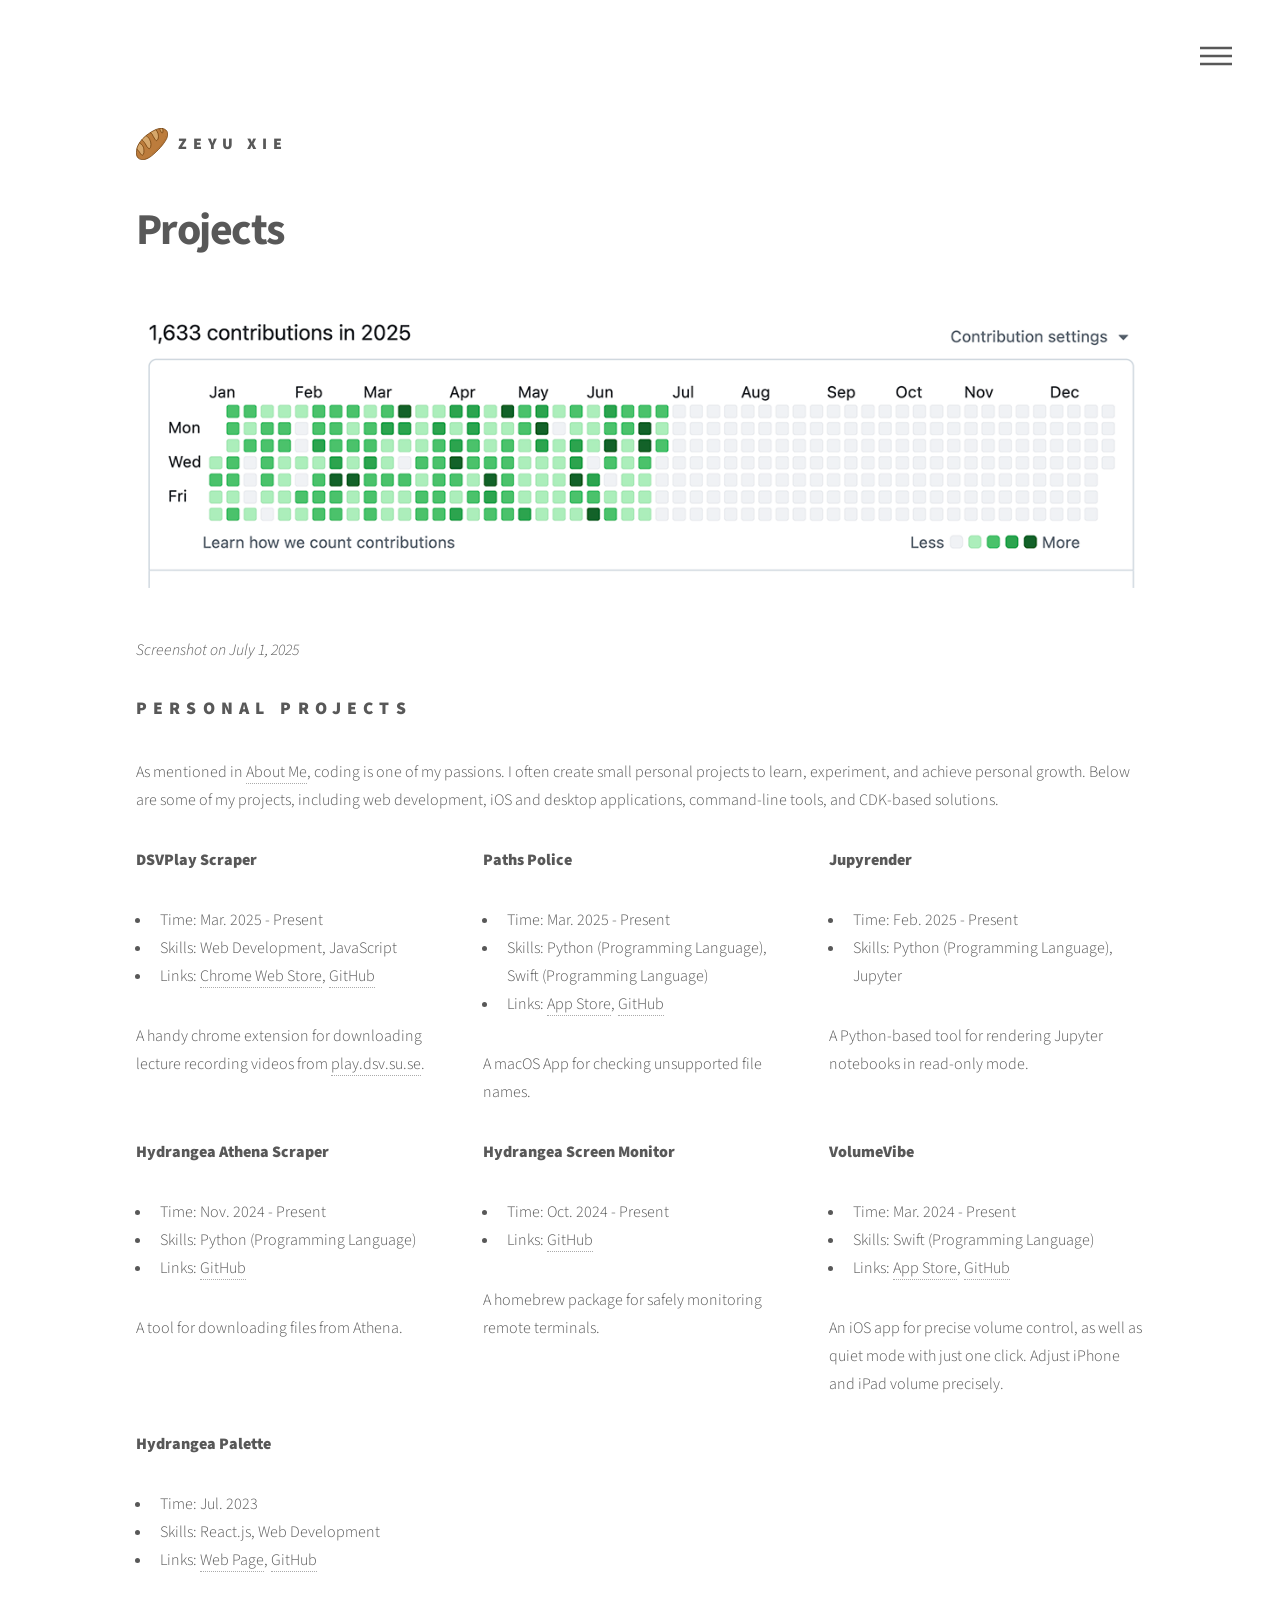
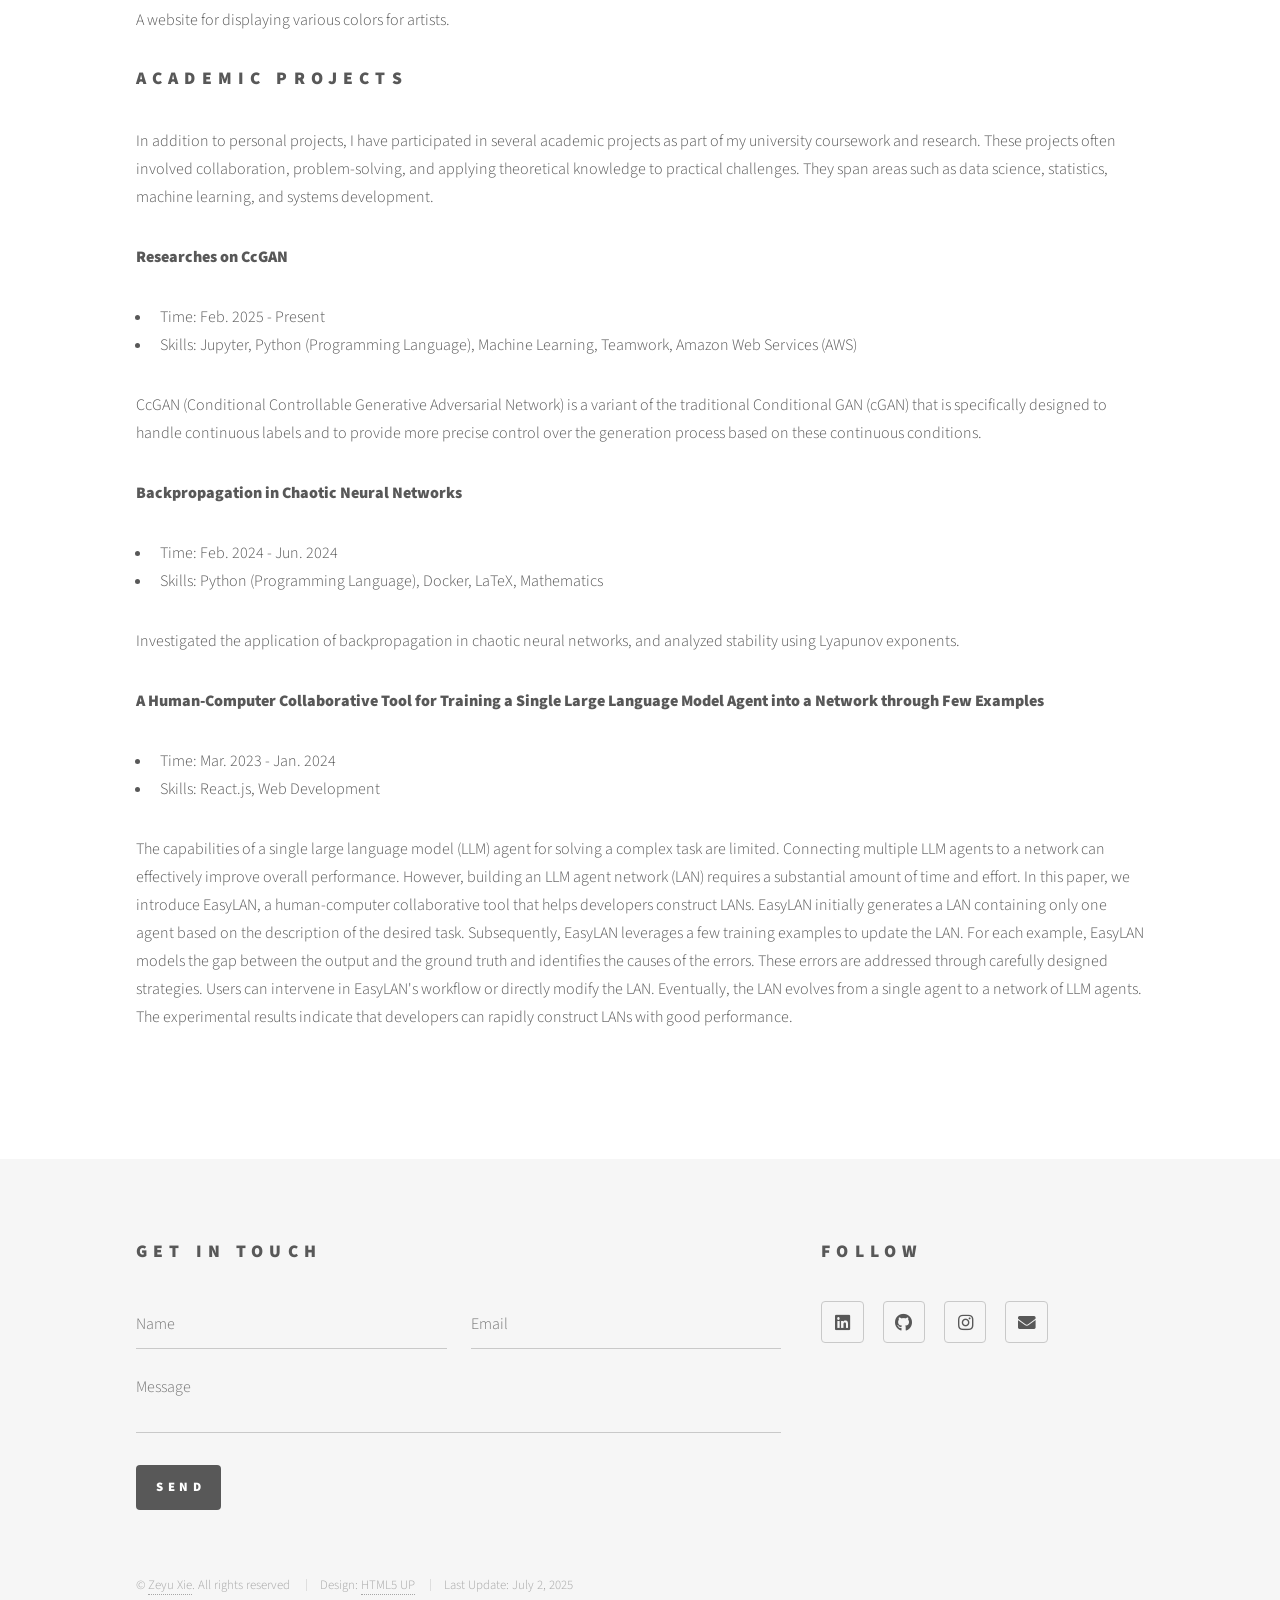
<file: docs/Projects.html>
<!DOCTYPE HTML>
<html lang="en">

<head>

	<!-- Google Tag Manager -->
	<script>
		(function (w, d, s, l, i) {
			w[l] = w[l] || []; w[l].push({
				'gtm.start':
					new Date().getTime(), event: 'gtm.js'
			}); var f = d.getElementsByTagName(s)[0],
				j = d.createElement(s), dl = l != 'dataLayer' ? '&l=' + l : ''; j.async = true; j.src =
					'https://www.googletagmanager.com/gtm.js?id=' + i + dl; f.parentNode.insertBefore(j, f);
		})(window, document, 'script', 'dataLayer', 'GTM-PGRQZ7W2');
	</script>
	<!-- End Google Tag Manager -->

	<link rel="icon" href="./images/icon_16.png" sizes="16x16" />
	<link rel="icon" href="./images/icon_24.png" sizes="24x24" />
	<link rel="icon" href="./images/icon_32.png" sizes="32x32" />
	<link rel="icon" href="./images/icon_48.png" sizes="48x48" />
	<link rel="icon" href="./images/icon_64.png" sizes="64x64" />

	<meta charset="utf-8" />
	<meta http-equiv="X-UA-Compatible" content="IE=edge" />
	<meta name="viewport" content="width=device-width, initial-scale=1" />

	<title>Zeyu Xie's Personal Homepage</title>
	<meta name="author" content="Zeyu Xie" />
	<meta name="description" content="Zeyu Xie's Personal Homepage" />
	<meta name="keywords" content="Zeyu Xie, Acan, Homepage" />

	<link rel="apple-touch-icon" sizes="57x57" href="./images/apple_touch_icon_57.png" />
	<link rel="apple-touch-icon" sizes="60x60" href="./images/apple_touch_icon_60.png" />
	<link rel="apple-touch-icon" sizes="72x72" href="./images/apple_touch_icon_72.png" />
	<link rel="apple-touch-icon" sizes="114x114" href="./images/apple_touch_icon_114.png" />
	<link rel="apple-touch-icon" sizes="120x120" href="./images/apple_touch_icon_120.png" />
	<link rel="apple-touch-icon" sizes="144x144" href="./images/apple_touch_icon_144.png" />
	<link rel="apple-touch-icon" sizes="152x152" href="./images/apple_touch_icon_152.png" />
	<link rel="apple-touch-icon" sizes="180x180" href="./images/apple_touch_icon_180.png" />

	<meta property="og:url" content="#" />
	<meta property="og:site_name" content="Zeyu Xie's Personal Homepage" />
	<meta property="og:title" content="Zeyu Xie's Personal Homepage" />
	<meta property="og:description" content="Zeyu Xie's Personal Homepage" />
	<meta property="og:type" content="website" />
	<meta property="og:image" content="./images/bread_1024.png" />
	<meta property="og:image:alt" content="Zeyu Xie's Personal Homepage" />
	<meta property="og:locale" content="en" />

	<link rel="stylesheet" href="./assets/css/main.css">
	<noscript>
		<link rel="stylesheet" href="./assets/css/noscript.css" />
	</noscript>

</head>

<body class="is-preload">

	<!-- Google Tag Manager (noscript) -->
	<noscript>
		<iframe src="https://www.googletagmanager.com/ns.html?id=GTM-PGRQZ7W2" height="0" width="0"
			style="display:none;visibility:hidden">
		</iframe>
	</noscript>
	<!-- End Google Tag Manager (noscript) -->

	<!-- Wrapper -->
	<div id="wrapper">

		<!-- Header -->
		<header id="header">
			<div class="inner">

				<!-- Logo -->
				<a href="index.html" class="logo">
					<span class="symbol"><img src="./images/bread.svg" alt="" /></span><span class="title">Zeyu
						Xie</span>
				</a>

				<!-- Nav -->
				<nav>
					<ul>
						<li><a href="#menu">Menu</a></li>
					</ul>
				</nav>

			</div>
		</header>

		<!-- Menu -->
		<nav id="menu">
			<h2>Menu</h2>
			<ul>
				<li><a href="./index.html">Home</a></li>
				<li><a href="./About_Me.html">About Me</a></li>
				<li><a href="./Education.html">Education</a></li>
				<li><a href="./Experiences.html">Experiences</a></li>
				<li><a href="./Projects.html">Projects</a></li>
				<li><a href="./Courses.html">Courses</a></li>
				<li><a href="./Skills.html">Skills</a></li>
				<li><a href="./Honors_and_Awards.html">Honors & Awards</a></li>
			</ul>
		</nav>

		<!-- Main -->
		<div id="main">
			<div class="inner">
				<h1>Projects</h1>
				<span class="image main"><img src="./images/GitHub_comtributions.png" alt="GitHub Contributions"></span>
				<p><i>Screenshot on July 1, 2025</i></p>
				<h2>Personal Projects</h2>
				<p>As mentioned in <a href="./About_Me.html">About Me</a>, coding is one of my passions. I often
					create small personal projects to learn, experiment, and achieve personal growth. Below are some of
					my projects, including web development, iOS and desktop applications, command-line tools, and
					CDK-based solutions.</p>
				<div class="row">
					<div class="col-4 col-6-medium col-12-small">
						<p><b>DSVPlay Scraper</b></p>
						<ul>
							<li>Time: Mar. 2025 - Present</li>
							<li>Skills: Web Development, JavaScript</li>
							<li>Links: <a
									href="https://chromewebstore.google.com/detail/dsvplay-scraper/ldgmolpfimakppldpbncmmneophaajeg">Chrome
									Web Store</a>, <a
									href="https://github.com/Zeyu-Xie/Hydrangea-DSVPlay-Scraper">GitHub</a>
							</li>
						</ul>
						<p>A handy chrome extension for downloading lecture recording videos from <a
								href="https://play.dsv.su.se">play.dsv.su.se</a>.</p>
					</div>
					<div class="col-4 col-6-medium col-12-small">
						<p><b>Paths Police</b></p>
						<ul>
							<li>Time: Mar. 2025 - Present</li>
							<li>Skills: Python (Programming Language), Swift (Programming Language)</li>
							<li>Links: <a href="https://apps.apple.com/se/app/paths-police/id6743009498?l=en">App
									Store</a>, <a href="https://github.com/Zeyu-Xie/Hydrangea-Paths-Police">GitHub</a>
							</li>
						</ul>
						<p>A macOS App for checking unsupported file names.</p>
					</div>
					<div class="col-4 col-6-medium col-12-small">
						<p><b>Jupyrender</b></p>
						<ul>
							<li>Time: Feb. 2025 - Present</li>
							<li>Skills: Python (Programming Language), Jupyter</li>
						</ul>
						<p>A Python-based tool for rendering Jupyter notebooks in read-only mode.</p>
					</div>
					<div class="col-4 col-6-medium col-12-small">
						<p><b>Hydrangea Athena Scraper</b></p>
						<ul>
							<li>Time: Nov. 2024 - Present</li>
							<li>Skills: Python (Programming Language)</li>
							<li>Links: <a href="https://github.com/Zeyu-Xie/Hydrangea-Athena-Scraper">GitHub</a></li>
						</ul>
						<p>A tool for downloading files from Athena.</p>
					</div>
					<div class="col-4 col-6-medium col-12-small">
						<p><b>Hydrangea Screen Monitor</b></p>
						<ul>
							<li>Time: Oct. 2024 - Present</li>
							<li>Links: <a href="https://github.com/Zeyu-Xie/Hydrangea-Screen-Monitor">GitHub</a></li>
						</ul>
						<p>A homebrew package for safely monitoring remote terminals.</p>
					</div>
					<div class="col-4 col-6-medium col-12-small">
						<p><b>VolumeVibe</b></p>
						<ul>
							<li>Time: Mar. 2024 - Present</li>
							<li>Skills: Swift (Programming Language)</li>
							<li>Links: <a href="https://apps.apple.com/se/app/volumevibe/id6499272355?l=en-GB">App
									Store</a>, <a href="https://github.com/Zeyu-Xie/Hydrangea-VolumeVibe">GitHub</a>
							</li>
						</ul>
						<p>An iOS app for precise volume control, as well as quiet mode
							with just one
							click. Adjust iPhone and iPad volume precisely.</p>
					</div>
					<div class="col-4 col-6-medium col-12-small">
						<p><b>Hydrangea Palette</b></p>
						<ul>
							<li>Time: Jul. 2023</li>
							<li>Skills: React.js, Web Development</li>
							<li>Links: <a href="https://zeyu-xie.github.io/Hydrangea-Palette">Web Page</a>, <a
									href="https://github.com/Zeyu-Xie/Hydrangea-Palette">GitHub</a></li>
						</ul>
						<p>A website for displaying various colors for artists.</p>
					</div>
				</div>
				<h2>Academic Projects</h2>
				<p>In addition to personal projects, I have participated in several academic projects as part of my
					university coursework and research. These projects often involved collaboration, problem-solving,
					and applying theoretical knowledge to practical challenges. They span areas such as data science,
					statistics, machine learning, and systems development.</p>
				<p><b>Researches on CcGAN</b></p>
				<ul>
					<li>Time: Feb. 2025 - Present</li>
					<li>Skills: Jupyter, Python (Programming Language), Machine Learning, Teamwork, Amazon Web Services (AWS)</li>
				</ul>
				<p>CcGAN (Conditional Controllable Generative Adversarial Network) is a variant of the traditional
					Conditional GAN (cGAN) that is specifically designed to handle continuous labels and to provide more
					precise control over the generation process based on these continuous conditions.</p>
				<p><b>Backpropagation in Chaotic Neural Networks</b></p>
				<ul>
					<li>Time: Feb. 2024 - Jun. 2024</li>
					<li>Skills: Python (Programming Language), Docker, LaTeX, Mathematics</li>
				</ul>
				<p>Investigated the application of backpropagation in chaotic neural
					networks,
					and analyzed stability using Lyapunov exponents.</p>
				<p><b>A Human-Computer Collaborative Tool for Training a Single Large Language Model Agent into a
						Network through Few Examples</b></p>
				<ul>
					<li>Time: Mar. 2023 - Jan. 2024</li>
					<li>Skills: React.js, Web Development</li>
				</ul>
				<p>The capabilities of a single large language model (LLM) agent for
					solving a
					complex task are limited. Connecting multiple LLM agents to a network can effectively improve
					overall
					performance. However, building an LLM agent network (LAN) requires a substantial amount of time
					and effort.
					In this paper, we introduce EasyLAN, a human-computer collaborative tool that helps developers
					construct
					LANs. EasyLAN initially generates a LAN containing only one agent based on the description of
					the desired
					task. Subsequently, EasyLAN leverages a few training examples to update the LAN. For each
					example, EasyLAN
					models the gap between the output and the ground truth and identifies the causes of the errors.
					These errors
					are addressed through carefully designed strategies. Users can intervene in EasyLAN's workflow
					or
					directly modify the LAN. Eventually, the LAN evolves from a single agent to a network of LLM
					agents. The
					experimental results indicate that developers can rapidly construct LANs with good performance.
				</p>
			</div>
		</div>

		<!-- Footer -->
		<footer id="footer">
			<div class="inner">
				<section>
					<h2>Get in touch</h2>
					<form method="post" action="https://formsubmit.co/e98e5d2e4e283ff3f8f812c25cac9f5f">
						<div class="fields">
							<div class="field half">
								<input type="text" name="name" id="name" placeholder="Name" />
							</div>
							<div class="field half">
								<input type="email" name="email" id="email" placeholder="Email" />
							</div>
							<div class="field">
								<textarea name="message" id="message" placeholder="Message"></textarea>
							</div>
						</div>
						<ul class="actions">
							<li><input type="submit" value="Send" class="primary" /></li>
						</ul>
					</form>
				</section>
				<section>
					<h2>Follow</h2>
					<ul class="icons">
						<li><a href="https://www.linkedin.com/in/zeyu-xie/" class="icon brands style2 fa-linkedin"><span
									class="label">LinkedIn</span></a>
						</li>
						<li><a href="https://github.com/Zeyu-Xie" class="icon brands style2 fa-github"><span
									class="label">GitHub</span></a></li>
						<li><a href="https://www.instagram.com/acanxie/" class="icon brands style2 fa-instagram"><span
									class="label">Instagram</span></a>
						</li>
						<li><a href="mailto:xie.zeyu20@gmail.com" class="icon solid style2 fa-envelope"><span
									class="label">Email</span></a></li>
					</ul>
				</section>
				<ul class="copyright">
					<li>&copy; <a href="https://Zeyu-Xie.github.io">Zeyu Xie</a>. All rights reserved</li>
					<li>Design: <a href="http://html5up.net">HTML5 UP</a></li>
					<li>Last Update: July 2, 2025</li>
				</ul>
			</div>
		</footer>

	</div>

	<!-- Scripts -->
	<script src="assets/js/jquery.min.js"></script>
	<script src="assets/js/browser.min.js"></script>
	<script src="assets/js/breakpoints.min.js"></script>
	<script src="assets/js/util.js"></script>
	<script src="assets/js/main.js"></script>

</body>

</html>
</file>
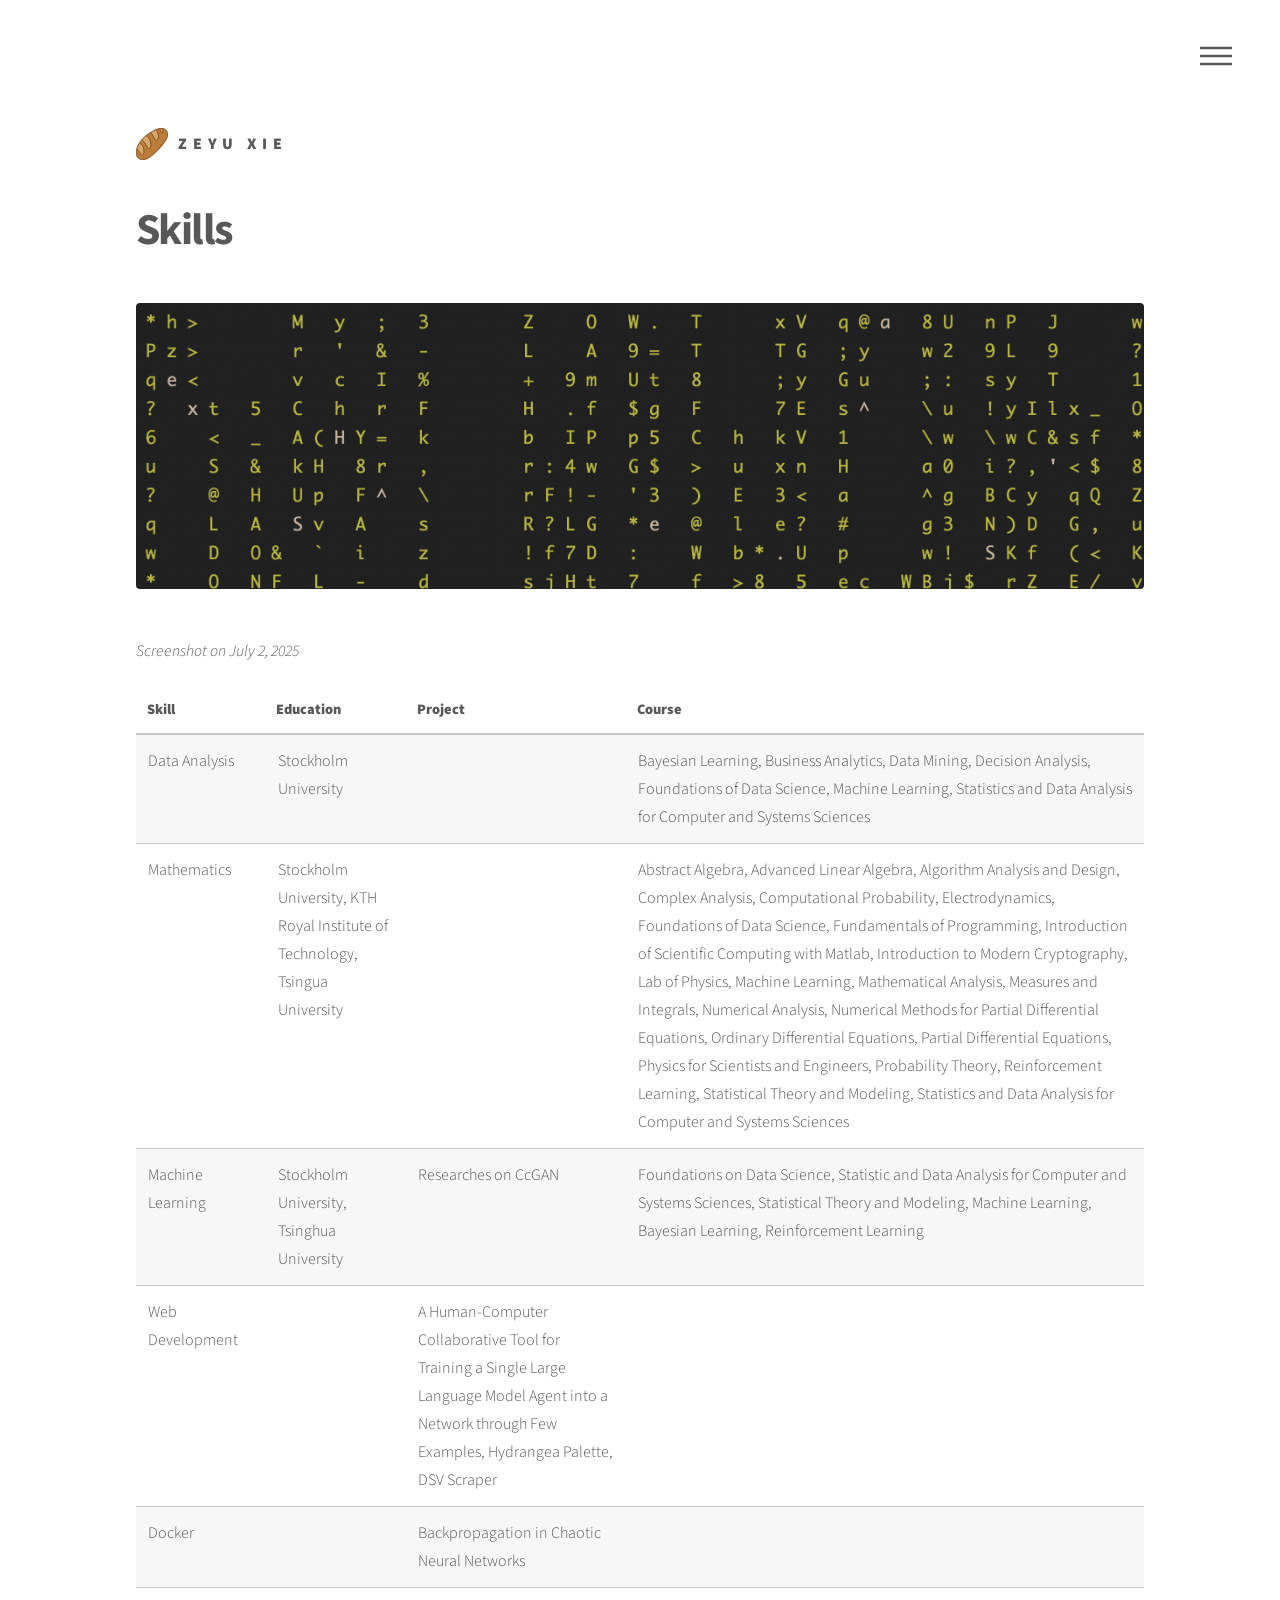
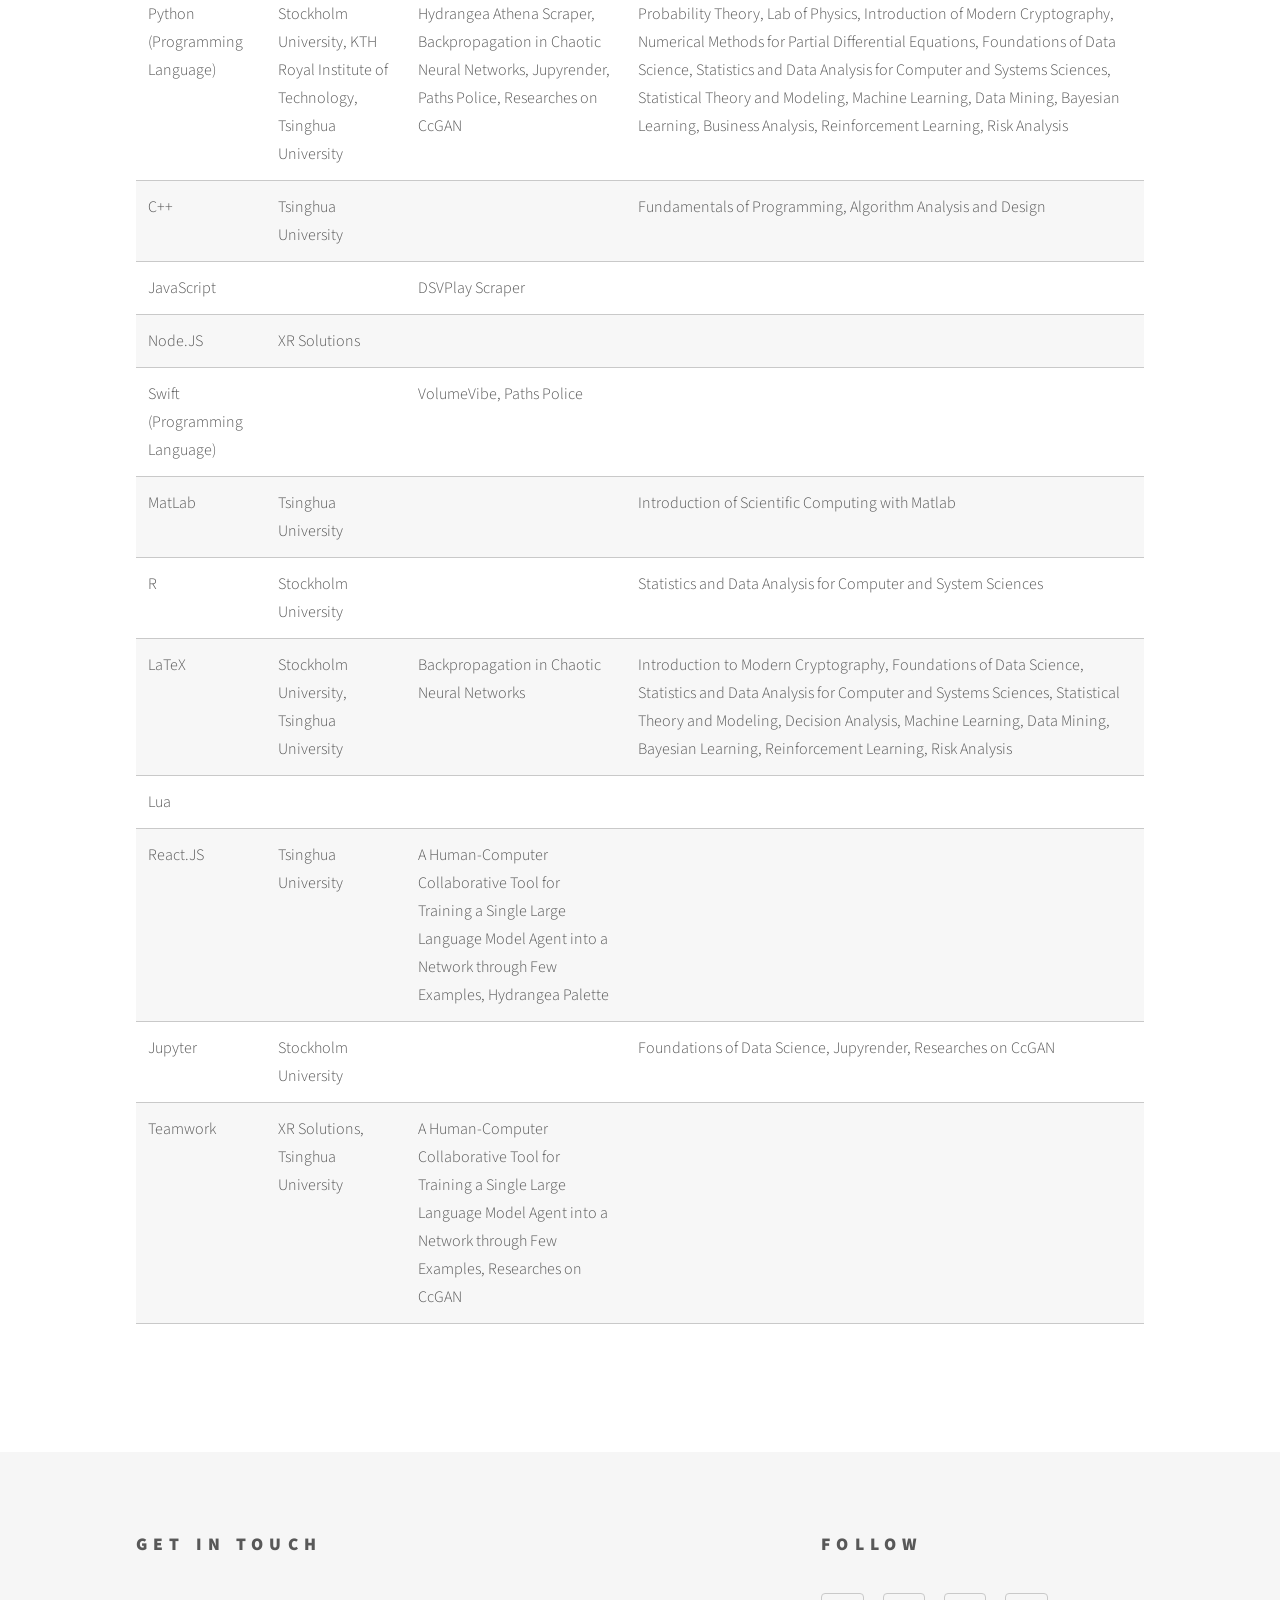
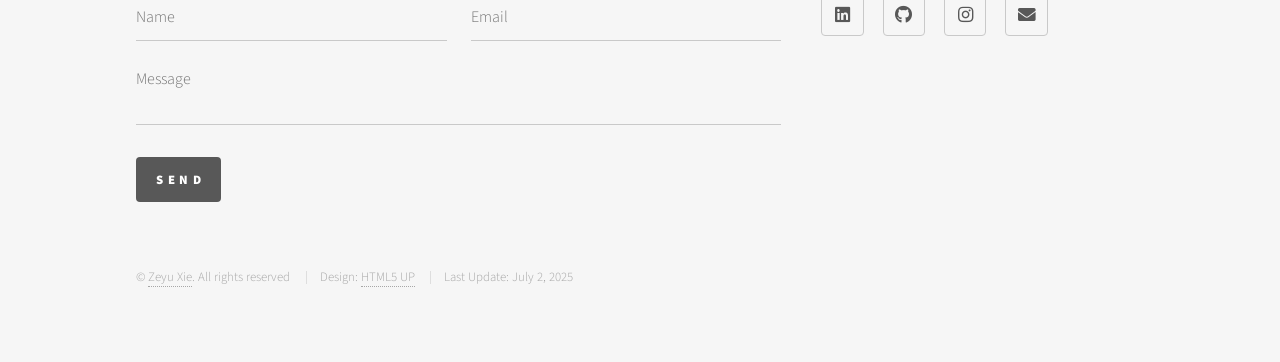
<file: docs/Skills.html>
<!DOCTYPE HTML>
<html lang="en">

<head>

	<!-- Google Tag Manager -->
	<script>
		(function (w, d, s, l, i) {
			w[l] = w[l] || []; w[l].push({
				'gtm.start':
					new Date().getTime(), event: 'gtm.js'
			}); var f = d.getElementsByTagName(s)[0],
				j = d.createElement(s), dl = l != 'dataLayer' ? '&l=' + l : ''; j.async = true; j.src =
					'https://www.googletagmanager.com/gtm.js?id=' + i + dl; f.parentNode.insertBefore(j, f);
		})(window, document, 'script', 'dataLayer', 'GTM-PGRQZ7W2');
	</script>
	<!-- End Google Tag Manager -->

	<link rel="icon" href="./images/icon_16.png" sizes="16x16" />
	<link rel="icon" href="./images/icon_24.png" sizes="24x24" />
	<link rel="icon" href="./images/icon_32.png" sizes="32x32" />
	<link rel="icon" href="./images/icon_48.png" sizes="48x48" />
	<link rel="icon" href="./images/icon_64.png" sizes="64x64" />

	<meta charset="utf-8" />
	<meta http-equiv="X-UA-Compatible" content="IE=edge" />
	<meta name="viewport" content="width=device-width, initial-scale=1" />

	<title>Zeyu Xie's Personal Homepage</title>
	<meta name="author" content="Zeyu Xie" />
	<meta name="description" content="Zeyu Xie's Personal Homepage" />
	<meta name="keywords" content="Zeyu Xie, Acan, Homepage" />

	<link rel="apple-touch-icon" sizes="57x57" href="./images/apple_touch_icon_57.png" />
	<link rel="apple-touch-icon" sizes="60x60" href="./images/apple_touch_icon_60.png" />
	<link rel="apple-touch-icon" sizes="72x72" href="./images/apple_touch_icon_72.png" />
	<link rel="apple-touch-icon" sizes="114x114" href="./images/apple_touch_icon_114.png" />
	<link rel="apple-touch-icon" sizes="120x120" href="./images/apple_touch_icon_120.png" />
	<link rel="apple-touch-icon" sizes="144x144" href="./images/apple_touch_icon_144.png" />
	<link rel="apple-touch-icon" sizes="152x152" href="./images/apple_touch_icon_152.png" />
	<link rel="apple-touch-icon" sizes="180x180" href="./images/apple_touch_icon_180.png" />

	<meta property="og:url" content="#" />
	<meta property="og:site_name" content="Zeyu Xie's Personal Homepage" />
	<meta property="og:title" content="Zeyu Xie's Personal Homepage" />
	<meta property="og:description" content="Zeyu Xie's Personal Homepage" />
	<meta property="og:type" content="website" />
	<meta property="og:image" content="./images/bread_1024.png" />
	<meta property="og:image:alt" content="Zeyu Xie's Personal Homepage" />
	<meta property="og:locale" content="en" />

	<link rel="stylesheet" href="./assets/css/main.css">
	<noscript>
		<link rel="stylesheet" href="./assets/css/noscript.css" />
	</noscript>

</head>

<body class="is-preload">

	<!-- Google Tag Manager (noscript) -->
	<noscript>
		<iframe src="https://www.googletagmanager.com/ns.html?id=GTM-PGRQZ7W2" height="0" width="0"
			style="display:none;visibility:hidden">
		</iframe>
	</noscript>
	<!-- End Google Tag Manager (noscript) -->

	<!-- Wrapper -->
	<div id="wrapper">

		<!-- Header -->
		<header id="header">
			<div class="inner">

				<!-- Logo -->
				<a href="index.html" class="logo">
					<span class="symbol"><img src="./images/bread.svg" alt="" /></span><span class="title">Zeyu
						Xie</span>
				</a>

				<!-- Nav -->
				<nav>
					<ul>
						<li><a href="#menu">Menu</a></li>
					</ul>
				</nav>

			</div>
		</header>

		<!-- Menu -->
		<nav id="menu">
			<h2>Menu</h2>
			<ul>
				<li><a href="./index.html">Home</a></li>
				<li><a href="./About_Me.html">About Me</a></li>
				<li><a href="./Education.html">Education</a></li>
				<li><a href="./Experiences.html">Experiences</a></li>
				<li><a href="./Projects.html">Projects</a></li>
				<li><a href="./Courses.html">Courses</a></li>
				<li><a href="./Skills.html">Skills</a></li>
				<li><a href="./Honors_and_Awards.html">Honors & Awards</a></li>
			</ul>
		</nav>

		<!-- Main -->
		<div id="main">
			<div class="inner">
				<h1>Skills</h1>
				<span class="image main"><img src="./images/cmatrix.png" alt="cmatrix"></span>
				<p><i>Screenshot on July 2, 2025</i></p>
				<table>
					<thead>
						<tr>
							<th>Skill</th>
							<th>Education</th>
							<th>Project</th>
							<th>Course</th>
						</tr>
					</thead>
					<tbody>
						<tr>
							<td>Data Analysis</td>
							<td>Stockholm University</td>
							<td></td>
							<td>Bayesian Learning, Business Analytics, Data Mining, Decision Analysis, Foundations of
								Data Science, Machine Learning, Statistics and Data Analysis for Computer and Systems
								Sciences</td>
						</tr>
						<tr>
							<td>Mathematics</td>
							<td>Stockholm University, KTH Royal Institute of Technology, Tsingua University</td>
							<td></td>
							<td>Abstract Algebra, Advanced Linear Algebra, Algorithm Analysis and Design, Complex
								Analysis, Computational Probability, Electrodynamics, Foundations of Data Science,
								Fundamentals of Programming, Introduction of Scientific Computing with Matlab,
								Introduction to Modern Cryptography, Lab of Physics, Machine Learning, Mathematical
								Analysis, Measures and Integrals, Numerical Analysis, Numerical Methods for Partial
								Differential Equations, Ordinary Differential Equations, Partial Differential Equations,
								Physics for Scientists and Engineers, Probability Theory, Reinforcement Learning,
								Statistical Theory and Modeling, Statistics and Data Analysis for Computer and Systems
								Sciences</td>
						</tr>
						<tr>
							<td>Machine Learning</td>
							<td>Stockholm University, Tsinghua University</td>
							<td>Researches on CcGAN</td>
							<td>Foundations on Data Science, Statistic and Data Analysis for Computer and Systems
								Sciences, Statistical Theory and Modeling, Machine Learning, Bayesian Learning,
								Reinforcement Learning</td>
						</tr>
						<tr>
							<td>Web Development</td>
							<td></td>
							<td>A Human-Computer Collaborative Tool for Training a Single Large Language Model Agent
								into a Network through Few Examples, Hydrangea Palette, DSV Scraper</td>
							<td></td>
						</tr>
						<tr>
							<td>Docker</td>
							<td></td>
							<td>Backpropagation in Chaotic Neural Networks</td>
							<td></td>
						</tr>
						<tr>
							<td>Python (Programming Language)</td>
							<td>Stockholm University, KTH Royal Institute of Technology, Tsinghua University</td>
							<td>Hydrangea Athena Scraper, Backpropagation in Chaotic Neural Networks, Jupyrender, Paths
								Police, Researches on CcGAN</td>
							<td>Probability Theory, Lab of Physics, Introduction of Modern Cryptography, Numerical
								Methods for Partial Differential Equations, Foundations of Data Science, Statistics and
								Data Analysis for Computer and Systems Sciences, Statistical Theory and Modeling,
								Machine Learning, Data Mining, Bayesian Learning, Business Analysis, Reinforcement
								Learning, Risk Analysis</td>
						</tr>
						<tr>
							<td>C++</td>
							<td>Tsinghua University</td>
							<td></td>
							<td>Fundamentals of Programming, Algorithm Analysis and Design</td>
						</tr>
						<tr>
							<td>JavaScript</td>
							<td></td>
							<td>DSVPlay Scraper</td>
							<td></td>
						</tr>
						<tr>
							<td>Node.JS</td>
							<td>XR Solutions</td>
							<td></td>
							<td></td>
						</tr>
						<tr>
							<td>Swift (Programming Language)</td>
							<td></td>
							<td>VolumeVibe, Paths Police</td>
							<td></td>
						</tr>
						<tr>
							<td>MatLab</td>
							<td>Tsinghua University</td>
							<td></td>
							<td>Introduction of Scientific Computing with Matlab</td>
						</tr>
						<tr>
							<td>R</td>
							<td>Stockholm University</td>
							<td></td>
							<td>Statistics and Data Analysis for Computer and System Sciences</td>
						</tr>
						<tr>
							<td>LaTeX</td>
							<td>Stockholm University, Tsinghua University</td>
							<td>Backpropagation in Chaotic Neural Networks</td>
							<td>Introduction to Modern Cryptography, Foundations of Data Science, Statistics and Data
								Analysis for Computer and Systems Sciences, Statistical Theory and Modeling, Decision
								Analysis, Machine Learning, Data Mining, Bayesian Learning, Reinforcement Learning, Risk
								Analysis</td>
						</tr>
						<tr>
							<td>Lua</td>
							<td></td>
							<td></td>
							<td></td>
						</tr>
						<tr>
							<td>React.JS</td>
							<td>Tsinghua University</td>
							<td>A Human-Computer Collaborative Tool for Training a Single Large Language Model Agent
								into a Network through Few Examples, Hydrangea Palette</td>
							<td></td>
						</tr>
						<tr>
							<td>Jupyter</td>
							<td>Stockholm University</td>
							<td></td>
							<td>Foundations of Data Science, Jupyrender, Researches on CcGAN</td>
						</tr>
						<tr>
							<td>Teamwork</td>
							<td>XR Solutions, Tsinghua University</td>
							<td>A Human-Computer Collaborative Tool for Training a Single Large Language Model Agent
								into a Network through Few Examples, Researches on CcGAN</td>
							<td></td>
						</tr>
					</tbody>
				</table>
			</div>
		</div>

		<!-- Footer -->
		<footer id="footer">
			<div class="inner">
				<section>
					<h2>Get in touch</h2>
					<form method="post" action="https://formsubmit.co/e98e5d2e4e283ff3f8f812c25cac9f5f">
						<div class="fields">
							<div class="field half">
								<input type="text" name="name" id="name" placeholder="Name" />
							</div>
							<div class="field half">
								<input type="email" name="email" id="email" placeholder="Email" />
							</div>
							<div class="field">
								<textarea name="message" id="message" placeholder="Message"></textarea>
							</div>
						</div>
						<ul class="actions">
							<li><input type="submit" value="Send" class="primary" /></li>
						</ul>
					</form>
				</section>
				<section>
					<h2>Follow</h2>
					<ul class="icons">
						<li><a href="https://www.linkedin.com/in/zeyu-xie/" class="icon brands style2 fa-linkedin"><span
									class="label">LinkedIn</span></a>
						</li>
						<li><a href="https://github.com/Zeyu-Xie" class="icon brands style2 fa-github"><span
									class="label">GitHub</span></a></li>
						<li><a href="https://www.instagram.com/acanxie/" class="icon brands style2 fa-instagram"><span
									class="label">Instagram</span></a>
						</li>
						<li><a href="mailto:xie.zeyu20@gmail.com" class="icon solid style2 fa-envelope"><span
									class="label">Email</span></a></li>
					</ul>
				</section>
				<ul class="copyright">
					<li>&copy; <a href="https://Zeyu-Xie.github.io">Zeyu Xie</a>. All rights reserved</li>
					<li>Design: <a href="http://html5up.net">HTML5 UP</a></li>
					<li>Last Update: July 2, 2025</li>
				</ul>
			</div>
		</footer>

	</div>

	<!-- Scripts -->
	<script src="assets/js/jquery.min.js"></script>
	<script src="assets/js/browser.min.js"></script>
	<script src="assets/js/breakpoints.min.js"></script>
	<script src="assets/js/util.js"></script>
	<script src="assets/js/main.js"></script>

</body>

</html>
</file>
<file: docs/assets/css/noscript.css>
/*
	Phantom by HTML5 UP
	html5up.net | @ajlkn
	Free for personal and commercial use under the CCA 3.0 license (html5up.net/license)
*/

/* Tiles */

	body.is-preload .tiles article {
		-moz-transform: none;
		-webkit-transform: none;
		-ms-transform: none;
		transform: none;
		opacity: 1;
	}
</file>
<file: docs/assets/css/main.css>
@import url(fontawesome-all.min.css);
@import url("https://fonts.googleapis.com/css?family=Source+Sans+Pro:300,700,900");

/*
	Phantom by HTML5 UP
	html5up.net | @ajlkn
	Free for personal and commercial use under the CCA 3.0 license (html5up.net/license)
*/

html, body, div, span, applet, object,
iframe, h1, h2, h3, h4, h5, h6, p, blockquote,
pre, a, abbr, acronym, address, big, cite,
code, del, dfn, em, img, ins, kbd, q, s, samp,
small, strike, strong, sub, sup, tt, var, b,
u, i, center, dl, dt, dd, ol, ul, li, fieldset,
form, label, legend, table, caption, tbody,
tfoot, thead, tr, th, td, article, aside,
canvas, details, embed, figure, figcaption,
footer, header, hgroup, menu, nav, output, ruby,
section, summary, time, mark, audio, video {
	margin: 0;
	padding: 0;
	border: 0;
	font-size: 100%;
	font: inherit;
	vertical-align: baseline;}

article, aside, details, figcaption, figure,
footer, header, hgroup, menu, nav, section {
	display: block;}

body {
	line-height: 1;
}

ol, ul {
	list-style: none;
}

blockquote, q {
	quotes: none;
}

	blockquote:before, blockquote:after, q:before, q:after {
		content: '';
		content: none;
	}

table {
	border-collapse: collapse;
	border-spacing: 0;
}

body {
	-webkit-text-size-adjust: none;
}

mark {
	background-color: transparent;
	color: inherit;
}

input::-moz-focus-inner {
	border: 0;
	padding: 0;
}

input, select, textarea {
	-moz-appearance: none;
	-webkit-appearance: none;
	-ms-appearance: none;
	appearance: none;
}

/* Basic */

	@-ms-viewport {
		width: device-width;
	}

	body {
		-ms-overflow-style: scrollbar;
	}

	@media screen and (max-width: 480px) {

		html, body {
			min-width: 320px;
		}

	}

	html {
		box-sizing: border-box;
	}

	*, *:before, *:after {
		box-sizing: inherit;
	}

	body {
		background: #ffffff;
	}

		body.is-preload *, body.is-preload *:before, body.is-preload *:after {
			-moz-animation: none !important;
			-webkit-animation: none !important;
			-ms-animation: none !important;
			animation: none !important;
			-moz-transition: none !important;
			-webkit-transition: none !important;
			-ms-transition: none !important;
			transition: none !important;
		}

/* Type */

	body, input, select, textarea {
		color: #585858;
		font-family: "Source Sans Pro", Helvetica, sans-serif;
		font-size: 16pt;
		font-weight: 300;
		line-height: 1.75;
	}

		@media screen and (max-width: 1680px) {

			body, input, select, textarea {
				font-size: 14pt;
			}

		}

		@media screen and (max-width: 1280px) {

			body, input, select, textarea {
				font-size: 12pt;
			}

		}

	a {
		-moz-transition: border-bottom-color 0.2s ease, color 0.2s ease;
		-webkit-transition: border-bottom-color 0.2s ease, color 0.2s ease;
		-ms-transition: border-bottom-color 0.2s ease, color 0.2s ease;
		transition: border-bottom-color 0.2s ease, color 0.2s ease;
		text-decoration: none;
		color: #585858;
		border-bottom: dotted 1px rgba(88, 88, 88, 0.5);
	}

		a:hover {
			border-bottom-color: transparent;
			color: #f2849e !important;
		}

	strong, b {
		font-weight: 900;
	}

	em, i {
		font-style: italic;
	}

	p {
		margin: 0 0 2em 0;
	}

	h1 {
		font-size: 2.75em;
		font-weight: 700;
		line-height: 1.3;
		margin: 0 0 1em 0;
		letter-spacing: -0.035em;
	}

		h1 a {
			color: inherit;
		}

		@media screen and (max-width: 736px) {

			h1 {
				font-size: 2em;
				margin: 0 0 1em 0;
			}

		}

		@media screen and (max-width: 360px) {

			h1 {
				font-size: 1.75em;
			}

		}

	h2, h3, h4, h5, h6 {
		font-weight: 900;
		line-height: 1.5;
		margin: 0 0 2em 0;
		text-transform: uppercase;
		letter-spacing: 0.35em;
	}

		h2 a, h3 a, h4 a, h5 a, h6 a {
			color: inherit;
		}

	h2 {
		font-size: 1.1em;
	}

	h3 {
		font-size: 1em;
	}

	h4 {
		font-size: 0.8em;
	}

	h5 {
		font-size: 0.8em;
	}

	h6 {
		font-size: 0.8em;
	}

	@media screen and (max-width: 980px) {

		h1 br, h2 br, h3 br, h4 br, h5 br, h6 br {
			display: none;
		}

	}

	@media screen and (max-width: 736px) {

		h2 {
			font-size: 1em;
		}

		h3 {
			font-size: 0.8em;
		}

	}

	sub {
		font-size: 0.8em;
		position: relative;
		top: 0.5em;
	}

	sup {
		font-size: 0.8em;
		position: relative;
		top: -0.5em;
	}

	blockquote {
		border-left: solid 4px #c9c9c9;
		font-style: italic;
		margin: 0 0 2em 0;
		padding: 0.5em 0 0.5em 2em;
	}

	code {
		background: rgba(144, 144, 144, 0.075);
		border-radius: 4px;
		border: solid 1px #c9c9c9;
		font-family: "Courier New", monospace;
		font-size: 0.9em;
		margin: 0 0.25em;
		padding: 0.25em 0.65em;
	}

	pre {
		-webkit-overflow-scrolling: touch;
		font-family: "Courier New", monospace;
		font-size: 0.9em;
		margin: 0 0 2em 0;
	}

		pre code {
			display: block;
			line-height: 1.75;
			padding: 1em 1.5em;
			overflow-x: auto;
		}

	hr {
		border: 0;
		border-bottom: solid 1px #c9c9c9;
		margin: 2em 0;
	}

		hr.major {
			margin: 3em 0;
		}

	.align-left {
		text-align: left;
	}

	.align-center {
		text-align: center;
	}

	.align-right {
		text-align: right;
	}

/* Row */

	.row {
		display: flex;
		flex-wrap: wrap;
		box-sizing: border-box;
		align-items: stretch;
	}

		.row > * {
			box-sizing: border-box;
		}

		.row.gtr-uniform > * > :last-child {
			margin-bottom: 0;
		}

		.row.aln-left {
			justify-content: flex-start;
		}

		.row.aln-center {
			justify-content: center;
		}

		.row.aln-right {
			justify-content: flex-end;
		}

		.row.aln-top {
			align-items: flex-start;
		}

		.row.aln-middle {
			align-items: center;
		}

		.row.aln-bottom {
			align-items: flex-end;
		}

		.row > .imp {
			order: -1;
		}

		.row > .col-1 {
			width: 8.33333%;
		}

		.row > .off-1 {
			margin-left: 8.33333%;
		}

		.row > .col-2 {
			width: 16.66667%;
		}

		.row > .off-2 {
			margin-left: 16.66667%;
		}

		.row > .col-3 {
			width: 25%;
		}

		.row > .off-3 {
			margin-left: 25%;
		}

		.row > .col-4 {
			width: 33.33333%;
		}

		.row > .off-4 {
			margin-left: 33.33333%;
		}

		.row > .col-5 {
			width: 41.66667%;
		}

		.row > .off-5 {
			margin-left: 41.66667%;
		}

		.row > .col-6 {
			width: 50%;
		}

		.row > .off-6 {
			margin-left: 50%;
		}

		.row > .col-7 {
			width: 58.33333%;
		}

		.row > .off-7 {
			margin-left: 58.33333%;
		}

		.row > .col-8 {
			width: 66.66667%;
		}

		.row > .off-8 {
			margin-left: 66.66667%;
		}

		.row > .col-9 {
			width: 75%;
		}

		.row > .off-9 {
			margin-left: 75%;
		}

		.row > .col-10 {
			width: 83.33333%;
		}

		.row > .off-10 {
			margin-left: 83.33333%;
		}

		.row > .col-11 {
			width: 91.66667%;
		}

		.row > .off-11 {
			margin-left: 91.66667%;
		}

		.row > .col-12 {
			width: 100%;
		}

		.row > .off-12 {
			margin-left: 100%;
		}

		.row.gtr-0 {
			margin-top: 0;
			margin-left: 0em;
		}

			.row.gtr-0 > * {
				padding: 0 0 0 0em;
			}

			.row.gtr-0.gtr-uniform {
				margin-top: 0em;
			}

				.row.gtr-0.gtr-uniform > * {
					padding-top: 0em;
				}

		.row.gtr-25 {
			margin-top: 0;
			margin-left: -0.5em;
		}

			.row.gtr-25 > * {
				padding: 0 0 0 0.5em;
			}

			.row.gtr-25.gtr-uniform {
				margin-top: -0.5em;
			}

				.row.gtr-25.gtr-uniform > * {
					padding-top: 0.5em;
				}

		.row.gtr-50 {
			margin-top: 0;
			margin-left: -1em;
		}

			.row.gtr-50 > * {
				padding: 0 0 0 1em;
			}

			.row.gtr-50.gtr-uniform {
				margin-top: -1em;
			}

				.row.gtr-50.gtr-uniform > * {
					padding-top: 1em;
				}

		.row {
			margin-top: 0;
			margin-left: -2em;
		}

			.row > * {
				padding: 0 0 0 2em;
			}

			.row.gtr-uniform {
				margin-top: -2em;
			}

				.row.gtr-uniform > * {
					padding-top: 2em;
				}

		.row.gtr-150 {
			margin-top: 0;
			margin-left: -3em;
		}

			.row.gtr-150 > * {
				padding: 0 0 0 3em;
			}

			.row.gtr-150.gtr-uniform {
				margin-top: -3em;
			}

				.row.gtr-150.gtr-uniform > * {
					padding-top: 3em;
				}

		.row.gtr-200 {
			margin-top: 0;
			margin-left: -4em;
		}

			.row.gtr-200 > * {
				padding: 0 0 0 4em;
			}

			.row.gtr-200.gtr-uniform {
				margin-top: -4em;
			}

				.row.gtr-200.gtr-uniform > * {
					padding-top: 4em;
				}

		@media screen and (max-width: 1680px) {

			.row {
				display: flex;
				flex-wrap: wrap;
				box-sizing: border-box;
				align-items: stretch;
			}

				.row > * {
					box-sizing: border-box;
				}

				.row.gtr-uniform > * > :last-child {
					margin-bottom: 0;
				}

				.row.aln-left {
					justify-content: flex-start;
				}

				.row.aln-center {
					justify-content: center;
				}

				.row.aln-right {
					justify-content: flex-end;
				}

				.row.aln-top {
					align-items: flex-start;
				}

				.row.aln-middle {
					align-items: center;
				}

				.row.aln-bottom {
					align-items: flex-end;
				}

				.row > .imp-xlarge {
					order: -1;
				}

				.row > .col-1-xlarge {
					width: 8.33333%;
				}

				.row > .off-1-xlarge {
					margin-left: 8.33333%;
				}

				.row > .col-2-xlarge {
					width: 16.66667%;
				}

				.row > .off-2-xlarge {
					margin-left: 16.66667%;
				}

				.row > .col-3-xlarge {
					width: 25%;
				}

				.row > .off-3-xlarge {
					margin-left: 25%;
				}

				.row > .col-4-xlarge {
					width: 33.33333%;
				}

				.row > .off-4-xlarge {
					margin-left: 33.33333%;
				}

				.row > .col-5-xlarge {
					width: 41.66667%;
				}

				.row > .off-5-xlarge {
					margin-left: 41.66667%;
				}

				.row > .col-6-xlarge {
					width: 50%;
				}

				.row > .off-6-xlarge {
					margin-left: 50%;
				}

				.row > .col-7-xlarge {
					width: 58.33333%;
				}

				.row > .off-7-xlarge {
					margin-left: 58.33333%;
				}

				.row > .col-8-xlarge {
					width: 66.66667%;
				}

				.row > .off-8-xlarge {
					margin-left: 66.66667%;
				}

				.row > .col-9-xlarge {
					width: 75%;
				}

				.row > .off-9-xlarge {
					margin-left: 75%;
				}

				.row > .col-10-xlarge {
					width: 83.33333%;
				}

				.row > .off-10-xlarge {
					margin-left: 83.33333%;
				}

				.row > .col-11-xlarge {
					width: 91.66667%;
				}

				.row > .off-11-xlarge {
					margin-left: 91.66667%;
				}

				.row > .col-12-xlarge {
					width: 100%;
				}

				.row > .off-12-xlarge {
					margin-left: 100%;
				}

				.row.gtr-0 {
					margin-top: 0;
					margin-left: 0em;
				}

					.row.gtr-0 > * {
						padding: 0 0 0 0em;
					}

					.row.gtr-0.gtr-uniform {
						margin-top: 0em;
					}

						.row.gtr-0.gtr-uniform > * {
							padding-top: 0em;
						}

				.row.gtr-25 {
					margin-top: 0;
					margin-left: -0.5em;
				}

					.row.gtr-25 > * {
						padding: 0 0 0 0.5em;
					}

					.row.gtr-25.gtr-uniform {
						margin-top: -0.5em;
					}

						.row.gtr-25.gtr-uniform > * {
							padding-top: 0.5em;
						}

				.row.gtr-50 {
					margin-top: 0;
					margin-left: -1em;
				}

					.row.gtr-50 > * {
						padding: 0 0 0 1em;
					}

					.row.gtr-50.gtr-uniform {
						margin-top: -1em;
					}

						.row.gtr-50.gtr-uniform > * {
							padding-top: 1em;
						}

				.row {
					margin-top: 0;
					margin-left: -2em;
				}

					.row > * {
						padding: 0 0 0 2em;
					}

					.row.gtr-uniform {
						margin-top: -2em;
					}

						.row.gtr-uniform > * {
							padding-top: 2em;
						}

				.row.gtr-150 {
					margin-top: 0;
					margin-left: -3em;
				}

					.row.gtr-150 > * {
						padding: 0 0 0 3em;
					}

					.row.gtr-150.gtr-uniform {
						margin-top: -3em;
					}

						.row.gtr-150.gtr-uniform > * {
							padding-top: 3em;
						}

				.row.gtr-200 {
					margin-top: 0;
					margin-left: -4em;
				}

					.row.gtr-200 > * {
						padding: 0 0 0 4em;
					}

					.row.gtr-200.gtr-uniform {
						margin-top: -4em;
					}

						.row.gtr-200.gtr-uniform > * {
							padding-top: 4em;
						}

		}

		@media screen and (max-width: 1280px) {

			.row {
				display: flex;
				flex-wrap: wrap;
				box-sizing: border-box;
				align-items: stretch;
			}

				.row > * {
					box-sizing: border-box;
				}

				.row.gtr-uniform > * > :last-child {
					margin-bottom: 0;
				}

				.row.aln-left {
					justify-content: flex-start;
				}

				.row.aln-center {
					justify-content: center;
				}

				.row.aln-right {
					justify-content: flex-end;
				}

				.row.aln-top {
					align-items: flex-start;
				}

				.row.aln-middle {
					align-items: center;
				}

				.row.aln-bottom {
					align-items: flex-end;
				}

				.row > .imp-large {
					order: -1;
				}

				.row > .col-1-large {
					width: 8.33333%;
				}

				.row > .off-1-large {
					margin-left: 8.33333%;
				}

				.row > .col-2-large {
					width: 16.66667%;
				}

				.row > .off-2-large {
					margin-left: 16.66667%;
				}

				.row > .col-3-large {
					width: 25%;
				}

				.row > .off-3-large {
					margin-left: 25%;
				}

				.row > .col-4-large {
					width: 33.33333%;
				}

				.row > .off-4-large {
					margin-left: 33.33333%;
				}

				.row > .col-5-large {
					width: 41.66667%;
				}

				.row > .off-5-large {
					margin-left: 41.66667%;
				}

				.row > .col-6-large {
					width: 50%;
				}

				.row > .off-6-large {
					margin-left: 50%;
				}

				.row > .col-7-large {
					width: 58.33333%;
				}

				.row > .off-7-large {
					margin-left: 58.33333%;
				}

				.row > .col-8-large {
					width: 66.66667%;
				}

				.row > .off-8-large {
					margin-left: 66.66667%;
				}

				.row > .col-9-large {
					width: 75%;
				}

				.row > .off-9-large {
					margin-left: 75%;
				}

				.row > .col-10-large {
					width: 83.33333%;
				}

				.row > .off-10-large {
					margin-left: 83.33333%;
				}

				.row > .col-11-large {
					width: 91.66667%;
				}

				.row > .off-11-large {
					margin-left: 91.66667%;
				}

				.row > .col-12-large {
					width: 100%;
				}

				.row > .off-12-large {
					margin-left: 100%;
				}

				.row.gtr-0 {
					margin-top: 0;
					margin-left: 0em;
				}

					.row.gtr-0 > * {
						padding: 0 0 0 0em;
					}

					.row.gtr-0.gtr-uniform {
						margin-top: 0em;
					}

						.row.gtr-0.gtr-uniform > * {
							padding-top: 0em;
						}

				.row.gtr-25 {
					margin-top: 0;
					margin-left: -0.5em;
				}

					.row.gtr-25 > * {
						padding: 0 0 0 0.5em;
					}

					.row.gtr-25.gtr-uniform {
						margin-top: -0.5em;
					}

						.row.gtr-25.gtr-uniform > * {
							padding-top: 0.5em;
						}

				.row.gtr-50 {
					margin-top: 0;
					margin-left: -1em;
				}

					.row.gtr-50 > * {
						padding: 0 0 0 1em;
					}

					.row.gtr-50.gtr-uniform {
						margin-top: -1em;
					}

						.row.gtr-50.gtr-uniform > * {
							padding-top: 1em;
						}

				.row {
					margin-top: 0;
					margin-left: -2em;
				}

					.row > * {
						padding: 0 0 0 2em;
					}

					.row.gtr-uniform {
						margin-top: -2em;
					}

						.row.gtr-uniform > * {
							padding-top: 2em;
						}

				.row.gtr-150 {
					margin-top: 0;
					margin-left: -3em;
				}

					.row.gtr-150 > * {
						padding: 0 0 0 3em;
					}

					.row.gtr-150.gtr-uniform {
						margin-top: -3em;
					}

						.row.gtr-150.gtr-uniform > * {
							padding-top: 3em;
						}

				.row.gtr-200 {
					margin-top: 0;
					margin-left: -4em;
				}

					.row.gtr-200 > * {
						padding: 0 0 0 4em;
					}

					.row.gtr-200.gtr-uniform {
						margin-top: -4em;
					}

						.row.gtr-200.gtr-uniform > * {
							padding-top: 4em;
						}

		}

		@media screen and (max-width: 980px) {

			.row {
				display: flex;
				flex-wrap: wrap;
				box-sizing: border-box;
				align-items: stretch;
			}

				.row > * {
					box-sizing: border-box;
				}

				.row.gtr-uniform > * > :last-child {
					margin-bottom: 0;
				}

				.row.aln-left {
					justify-content: flex-start;
				}

				.row.aln-center {
					justify-content: center;
				}

				.row.aln-right {
					justify-content: flex-end;
				}

				.row.aln-top {
					align-items: flex-start;
				}

				.row.aln-middle {
					align-items: center;
				}

				.row.aln-bottom {
					align-items: flex-end;
				}

				.row > .imp-medium {
					order: -1;
				}

				.row > .col-1-medium {
					width: 8.33333%;
				}

				.row > .off-1-medium {
					margin-left: 8.33333%;
				}

				.row > .col-2-medium {
					width: 16.66667%;
				}

				.row > .off-2-medium {
					margin-left: 16.66667%;
				}

				.row > .col-3-medium {
					width: 25%;
				}

				.row > .off-3-medium {
					margin-left: 25%;
				}

				.row > .col-4-medium {
					width: 33.33333%;
				}

				.row > .off-4-medium {
					margin-left: 33.33333%;
				}

				.row > .col-5-medium {
					width: 41.66667%;
				}

				.row > .off-5-medium {
					margin-left: 41.66667%;
				}

				.row > .col-6-medium {
					width: 50%;
				}

				.row > .off-6-medium {
					margin-left: 50%;
				}

				.row > .col-7-medium {
					width: 58.33333%;
				}

				.row > .off-7-medium {
					margin-left: 58.33333%;
				}

				.row > .col-8-medium {
					width: 66.66667%;
				}

				.row > .off-8-medium {
					margin-left: 66.66667%;
				}

				.row > .col-9-medium {
					width: 75%;
				}

				.row > .off-9-medium {
					margin-left: 75%;
				}

				.row > .col-10-medium {
					width: 83.33333%;
				}

				.row > .off-10-medium {
					margin-left: 83.33333%;
				}

				.row > .col-11-medium {
					width: 91.66667%;
				}

				.row > .off-11-medium {
					margin-left: 91.66667%;
				}

				.row > .col-12-medium {
					width: 100%;
				}

				.row > .off-12-medium {
					margin-left: 100%;
				}

				.row.gtr-0 {
					margin-top: 0;
					margin-left: 0em;
				}

					.row.gtr-0 > * {
						padding: 0 0 0 0em;
					}

					.row.gtr-0.gtr-uniform {
						margin-top: 0em;
					}

						.row.gtr-0.gtr-uniform > * {
							padding-top: 0em;
						}

				.row.gtr-25 {
					margin-top: 0;
					margin-left: -0.375em;
				}

					.row.gtr-25 > * {
						padding: 0 0 0 0.375em;
					}

					.row.gtr-25.gtr-uniform {
						margin-top: -0.375em;
					}

						.row.gtr-25.gtr-uniform > * {
							padding-top: 0.375em;
						}

				.row.gtr-50 {
					margin-top: 0;
					margin-left: -0.75em;
				}

					.row.gtr-50 > * {
						padding: 0 0 0 0.75em;
					}

					.row.gtr-50.gtr-uniform {
						margin-top: -0.75em;
					}

						.row.gtr-50.gtr-uniform > * {
							padding-top: 0.75em;
						}

				.row {
					margin-top: 0;
					margin-left: -1.5em;
				}

					.row > * {
						padding: 0 0 0 1.5em;
					}

					.row.gtr-uniform {
						margin-top: -1.5em;
					}

						.row.gtr-uniform > * {
							padding-top: 1.5em;
						}

				.row.gtr-150 {
					margin-top: 0;
					margin-left: -2.25em;
				}

					.row.gtr-150 > * {
						padding: 0 0 0 2.25em;
					}

					.row.gtr-150.gtr-uniform {
						margin-top: -2.25em;
					}

						.row.gtr-150.gtr-uniform > * {
							padding-top: 2.25em;
						}

				.row.gtr-200 {
					margin-top: 0;
					margin-left: -3em;
				}

					.row.gtr-200 > * {
						padding: 0 0 0 3em;
					}

					.row.gtr-200.gtr-uniform {
						margin-top: -3em;
					}

						.row.gtr-200.gtr-uniform > * {
							padding-top: 3em;
						}

		}

		@media screen and (max-width: 736px) {

			.row {
				display: flex;
				flex-wrap: wrap;
				box-sizing: border-box;
				align-items: stretch;
			}

				.row > * {
					box-sizing: border-box;
				}

				.row.gtr-uniform > * > :last-child {
					margin-bottom: 0;
				}

				.row.aln-left {
					justify-content: flex-start;
				}

				.row.aln-center {
					justify-content: center;
				}

				.row.aln-right {
					justify-content: flex-end;
				}

				.row.aln-top {
					align-items: flex-start;
				}

				.row.aln-middle {
					align-items: center;
				}

				.row.aln-bottom {
					align-items: flex-end;
				}

				.row > .imp-small {
					order: -1;
				}

				.row > .col-1-small {
					width: 8.33333%;
				}

				.row > .off-1-small {
					margin-left: 8.33333%;
				}

				.row > .col-2-small {
					width: 16.66667%;
				}

				.row > .off-2-small {
					margin-left: 16.66667%;
				}

				.row > .col-3-small {
					width: 25%;
				}

				.row > .off-3-small {
					margin-left: 25%;
				}

				.row > .col-4-small {
					width: 33.33333%;
				}

				.row > .off-4-small {
					margin-left: 33.33333%;
				}

				.row > .col-5-small {
					width: 41.66667%;
				}

				.row > .off-5-small {
					margin-left: 41.66667%;
				}

				.row > .col-6-small {
					width: 50%;
				}

				.row > .off-6-small {
					margin-left: 50%;
				}

				.row > .col-7-small {
					width: 58.33333%;
				}

				.row > .off-7-small {
					margin-left: 58.33333%;
				}

				.row > .col-8-small {
					width: 66.66667%;
				}

				.row > .off-8-small {
					margin-left: 66.66667%;
				}

				.row > .col-9-small {
					width: 75%;
				}

				.row > .off-9-small {
					margin-left: 75%;
				}

				.row > .col-10-small {
					width: 83.33333%;
				}

				.row > .off-10-small {
					margin-left: 83.33333%;
				}

				.row > .col-11-small {
					width: 91.66667%;
				}

				.row > .off-11-small {
					margin-left: 91.66667%;
				}

				.row > .col-12-small {
					width: 100%;
				}

				.row > .off-12-small {
					margin-left: 100%;
				}

				.row.gtr-0 {
					margin-top: 0;
					margin-left: 0em;
				}

					.row.gtr-0 > * {
						padding: 0 0 0 0em;
					}

					.row.gtr-0.gtr-uniform {
						margin-top: 0em;
					}

						.row.gtr-0.gtr-uniform > * {
							padding-top: 0em;
						}

				.row.gtr-25 {
					margin-top: 0;
					margin-left: -0.25em;
				}

					.row.gtr-25 > * {
						padding: 0 0 0 0.25em;
					}

					.row.gtr-25.gtr-uniform {
						margin-top: -0.25em;
					}

						.row.gtr-25.gtr-uniform > * {
							padding-top: 0.25em;
						}

				.row.gtr-50 {
					margin-top: 0;
					margin-left: -0.5em;
				}

					.row.gtr-50 > * {
						padding: 0 0 0 0.5em;
					}

					.row.gtr-50.gtr-uniform {
						margin-top: -0.5em;
					}

						.row.gtr-50.gtr-uniform > * {
							padding-top: 0.5em;
						}

				.row {
					margin-top: 0;
					margin-left: -1em;
				}

					.row > * {
						padding: 0 0 0 1em;
					}

					.row.gtr-uniform {
						margin-top: -1em;
					}

						.row.gtr-uniform > * {
							padding-top: 1em;
						}

				.row.gtr-150 {
					margin-top: 0;
					margin-left: -1.5em;
				}

					.row.gtr-150 > * {
						padding: 0 0 0 1.5em;
					}

					.row.gtr-150.gtr-uniform {
						margin-top: -1.5em;
					}

						.row.gtr-150.gtr-uniform > * {
							padding-top: 1.5em;
						}

				.row.gtr-200 {
					margin-top: 0;
					margin-left: -2em;
				}

					.row.gtr-200 > * {
						padding: 0 0 0 2em;
					}

					.row.gtr-200.gtr-uniform {
						margin-top: -2em;
					}

						.row.gtr-200.gtr-uniform > * {
							padding-top: 2em;
						}

		}

		@media screen and (max-width: 480px) {

			.row {
				display: flex;
				flex-wrap: wrap;
				box-sizing: border-box;
				align-items: stretch;
			}

				.row > * {
					box-sizing: border-box;
				}

				.row.gtr-uniform > * > :last-child {
					margin-bottom: 0;
				}

				.row.aln-left {
					justify-content: flex-start;
				}

				.row.aln-center {
					justify-content: center;
				}

				.row.aln-right {
					justify-content: flex-end;
				}

				.row.aln-top {
					align-items: flex-start;
				}

				.row.aln-middle {
					align-items: center;
				}

				.row.aln-bottom {
					align-items: flex-end;
				}

				.row > .imp-xsmall {
					order: -1;
				}

				.row > .col-1-xsmall {
					width: 8.33333%;
				}

				.row > .off-1-xsmall {
					margin-left: 8.33333%;
				}

				.row > .col-2-xsmall {
					width: 16.66667%;
				}

				.row > .off-2-xsmall {
					margin-left: 16.66667%;
				}

				.row > .col-3-xsmall {
					width: 25%;
				}

				.row > .off-3-xsmall {
					margin-left: 25%;
				}

				.row > .col-4-xsmall {
					width: 33.33333%;
				}

				.row > .off-4-xsmall {
					margin-left: 33.33333%;
				}

				.row > .col-5-xsmall {
					width: 41.66667%;
				}

				.row > .off-5-xsmall {
					margin-left: 41.66667%;
				}

				.row > .col-6-xsmall {
					width: 50%;
				}

				.row > .off-6-xsmall {
					margin-left: 50%;
				}

				.row > .col-7-xsmall {
					width: 58.33333%;
				}

				.row > .off-7-xsmall {
					margin-left: 58.33333%;
				}

				.row > .col-8-xsmall {
					width: 66.66667%;
				}

				.row > .off-8-xsmall {
					margin-left: 66.66667%;
				}

				.row > .col-9-xsmall {
					width: 75%;
				}

				.row > .off-9-xsmall {
					margin-left: 75%;
				}

				.row > .col-10-xsmall {
					width: 83.33333%;
				}

				.row > .off-10-xsmall {
					margin-left: 83.33333%;
				}

				.row > .col-11-xsmall {
					width: 91.66667%;
				}

				.row > .off-11-xsmall {
					margin-left: 91.66667%;
				}

				.row > .col-12-xsmall {
					width: 100%;
				}

				.row > .off-12-xsmall {
					margin-left: 100%;
				}

				.row.gtr-0 {
					margin-top: 0;
					margin-left: 0em;
				}

					.row.gtr-0 > * {
						padding: 0 0 0 0em;
					}

					.row.gtr-0.gtr-uniform {
						margin-top: 0em;
					}

						.row.gtr-0.gtr-uniform > * {
							padding-top: 0em;
						}

				.row.gtr-25 {
					margin-top: 0;
					margin-left: -0.25em;
				}

					.row.gtr-25 > * {
						padding: 0 0 0 0.25em;
					}

					.row.gtr-25.gtr-uniform {
						margin-top: -0.25em;
					}

						.row.gtr-25.gtr-uniform > * {
							padding-top: 0.25em;
						}

				.row.gtr-50 {
					margin-top: 0;
					margin-left: -0.5em;
				}

					.row.gtr-50 > * {
						padding: 0 0 0 0.5em;
					}

					.row.gtr-50.gtr-uniform {
						margin-top: -0.5em;
					}

						.row.gtr-50.gtr-uniform > * {
							padding-top: 0.5em;
						}

				.row {
					margin-top: 0;
					margin-left: -1em;
				}

					.row > * {
						padding: 0 0 0 1em;
					}

					.row.gtr-uniform {
						margin-top: -1em;
					}

						.row.gtr-uniform > * {
							padding-top: 1em;
						}

				.row.gtr-150 {
					margin-top: 0;
					margin-left: -1.5em;
				}

					.row.gtr-150 > * {
						padding: 0 0 0 1.5em;
					}

					.row.gtr-150.gtr-uniform {
						margin-top: -1.5em;
					}

						.row.gtr-150.gtr-uniform > * {
							padding-top: 1.5em;
						}

				.row.gtr-200 {
					margin-top: 0;
					margin-left: -2em;
				}

					.row.gtr-200 > * {
						padding: 0 0 0 2em;
					}

					.row.gtr-200.gtr-uniform {
						margin-top: -2em;
					}

						.row.gtr-200.gtr-uniform > * {
							padding-top: 2em;
						}

		}

/* Section/Article */

	section.special, article.special {
		text-align: center;
	}

	header p {
		margin-top: -1em;
	}

	@media screen and (max-width: 736px) {

		header p {
			margin-top: 0;
		}

	}

/* Icon */

	.icon {
		text-decoration: none;
		border-bottom: none;
		position: relative;
	}

		.icon:before {
			-moz-osx-font-smoothing: grayscale;
			-webkit-font-smoothing: antialiased;
			display: inline-block;
			font-style: normal;
			font-variant: normal;
			text-rendering: auto;
			line-height: 1;
			text-transform: none !important;
			font-family: 'Font Awesome 5 Free';
			font-weight: 400;
		}

		.icon > .label {
			display: none;
		}

		.icon:before {
			line-height: inherit;
		}

		.icon.solid:before {
			font-weight: 900;
		}

		.icon.brands:before {
			font-family: 'Font Awesome 5 Brands';
		}

		.icon.style2 {
			-moz-transition: background-color 0.2s ease-in-out, color 0.2s ease-in-out, border-color 0.2s ease-in-out;
			-webkit-transition: background-color 0.2s ease-in-out, color 0.2s ease-in-out, border-color 0.2s ease-in-out;
			-ms-transition: background-color 0.2s ease-in-out, color 0.2s ease-in-out, border-color 0.2s ease-in-out;
			transition: background-color 0.2s ease-in-out, color 0.2s ease-in-out, border-color 0.2s ease-in-out;
			background-color: transparent;
			border: solid 1px #c9c9c9;
			border-radius: 4px;
			width: 2.65em;
			height: 2.65em;
			display: inline-block;
			text-align: center;
			line-height: 2.65em;
			color: inherit;
		}

			.icon.style2:before {
				font-size: 1.1em;
			}

			.icon.style2:hover {
				color: #f2849e;
				border-color: #f2849e;
			}

			.icon.style2:active {
				background-color: rgba(242, 132, 158, 0.1);
			}

/* List */

	ol {
		list-style: decimal;
		margin: 0 0 2em 0;
		padding-left: 1.25em;
	}

		ol li {
			padding-left: 0.25em;
		}

	ul {
		list-style: disc;
		margin: 0 0 2em 0;
		padding-left: 1em;
	}

		ul li {
			padding-left: 0.5em;
		}

		ul.alt {
			list-style: none;
			padding-left: 0;
		}

			ul.alt li {
				border-top: solid 1px #c9c9c9;
				padding: 0.5em 0;
			}

				ul.alt li:first-child {
					border-top: 0;
					padding-top: 0;
				}

	dl {
		margin: 0 0 2em 0;
	}

		dl dt {
			display: block;
			font-weight: 900;
			margin: 0 0 1em 0;
		}

		dl dd {
			margin-left: 2em;
		}

/* Actions */

	ul.actions {
		display: -moz-flex;
		display: -webkit-flex;
		display: -ms-flex;
		display: flex;
		cursor: default;
		list-style: none;
		margin-left: -1em;
		padding-left: 0;
	}

		ul.actions li {
			padding: 0 0 0 1em;
			vertical-align: middle;
		}

		ul.actions.special {
			-moz-justify-content: center;
			-webkit-justify-content: center;
			-ms-justify-content: center;
			justify-content: center;
			width: 100%;
			margin-left: 0;
		}

			ul.actions.special li:first-child {
				padding-left: 0;
			}

		ul.actions.stacked {
			-moz-flex-direction: column;
			-webkit-flex-direction: column;
			-ms-flex-direction: column;
			flex-direction: column;
			margin-left: 0;
		}

			ul.actions.stacked li {
				padding: 1.3em 0 0 0;
			}

				ul.actions.stacked li:first-child {
					padding-top: 0;
				}

		ul.actions.fit {
			width: calc(100% + 1em);
		}

			ul.actions.fit li {
				-moz-flex-grow: 1;
				-webkit-flex-grow: 1;
				-ms-flex-grow: 1;
				flex-grow: 1;
				-moz-flex-shrink: 1;
				-webkit-flex-shrink: 1;
				-ms-flex-shrink: 1;
				flex-shrink: 1;
				width: 100%;
			}

				ul.actions.fit li > * {
					width: 100%;
				}

			ul.actions.fit.stacked {
				width: 100%;
			}

		@media screen and (max-width: 480px) {

			ul.actions:not(.fixed) {
				-moz-flex-direction: column;
				-webkit-flex-direction: column;
				-ms-flex-direction: column;
				flex-direction: column;
				margin-left: 0;
				width: 100% !important;
			}

				ul.actions:not(.fixed) li {
					-moz-flex-grow: 1;
					-webkit-flex-grow: 1;
					-ms-flex-grow: 1;
					flex-grow: 1;
					-moz-flex-shrink: 1;
					-webkit-flex-shrink: 1;
					-ms-flex-shrink: 1;
					flex-shrink: 1;
					padding: 1em 0 0 0;
					text-align: center;
					width: 100%;
				}

					ul.actions:not(.fixed) li > * {
						width: 100%;
					}

					ul.actions:not(.fixed) li:first-child {
						padding-top: 0;
					}

					ul.actions:not(.fixed) li input[type="submit"],
					ul.actions:not(.fixed) li input[type="reset"],
					ul.actions:not(.fixed) li input[type="button"],
					ul.actions:not(.fixed) li button,
					ul.actions:not(.fixed) li .button {
						width: 100%;
					}

						ul.actions:not(.fixed) li input[type="submit"].icon:before,
						ul.actions:not(.fixed) li input[type="reset"].icon:before,
						ul.actions:not(.fixed) li input[type="button"].icon:before,
						ul.actions:not(.fixed) li button.icon:before,
						ul.actions:not(.fixed) li .button.icon:before {
							margin-left: -0.5rem;
						}

		}

/* Icons */

	ul.icons {
		cursor: default;
		list-style: none;
		padding-left: 0;
		margin: -1em 0 2em -1em;
	}

		ul.icons li {
			display: inline-block;
			padding: 1em 0 0 1em;
		}

/* Form */

	form {
		margin: 0 0 2em 0;
		overflow-x: hidden;
	}

		form > :last-child {
			margin-bottom: 0;
		}

		form > .fields {
			display: -moz-flex;
			display: -webkit-flex;
			display: -ms-flex;
			display: flex;
			-moz-flex-wrap: wrap;
			-webkit-flex-wrap: wrap;
			-ms-flex-wrap: wrap;
			flex-wrap: wrap;
			width: calc(100% + 3em);
			margin: -1.5em 0 2em -1.5em;
		}

			form > .fields > .field {
				-moz-flex-grow: 0;
				-webkit-flex-grow: 0;
				-ms-flex-grow: 0;
				flex-grow: 0;
				-moz-flex-shrink: 0;
				-webkit-flex-shrink: 0;
				-ms-flex-shrink: 0;
				flex-shrink: 0;
				padding: 1.5em 0 0 1.5em;
				width: calc(100% - 1.5em);
			}

				form > .fields > .field.half {
					width: calc(50% - 0.75em);
				}

				form > .fields > .field.third {
					width: calc(100%/3 - 0.5em);
				}

				form > .fields > .field.quarter {
					width: calc(25% - 0.375em);
				}

		@media screen and (max-width: 480px) {

			form > .fields {
				width: calc(100% + 3em);
				margin: -1.5em 0 2em -1.5em;
			}

				form > .fields > .field {
					padding: 1.5em 0 0 1.5em;
					width: calc(100% - 1.5em);
				}

					form > .fields > .field.half {
						width: calc(100% - 1.5em);
					}

					form > .fields > .field.third {
						width: calc(100% - 1.5em);
					}

					form > .fields > .field.quarter {
						width: calc(100% - 1.5em);
					}

		}

	label {
		display: block;
		font-size: 0.9em;
		font-weight: 900;
		margin: 0 0 1em 0;
	}

	input[type="text"],
	input[type="password"],
	input[type="email"],
	input[type="tel"],
	select,
	textarea {
		-moz-appearance: none;
		-webkit-appearance: none;
		-ms-appearance: none;
		appearance: none;
		background-color: transparent;
		border: none;
		border-radius: 0;
		border-bottom: solid 1px #c9c9c9;
		color: inherit;
		display: block;
		outline: 0;
		padding: 0;
		text-decoration: none;
		width: 100%;
	}

		input[type="text"]:invalid,
		input[type="password"]:invalid,
		input[type="email"]:invalid,
		input[type="tel"]:invalid,
		select:invalid,
		textarea:invalid {
			box-shadow: none;
		}

		input[type="text"]:focus,
		input[type="password"]:focus,
		input[type="email"]:focus,
		input[type="tel"]:focus,
		select:focus,
		textarea:focus {
			border-bottom-color: #f2849e;
			box-shadow: inset 0 -1px 0 0 #f2849e;
		}

	select {
		background-image: url("data:image/svg+xml;charset=utf8,%3Csvg xmlns='http://www.w3.org/2000/svg' width='40' height='40' preserveAspectRatio='none' viewBox='0 0 40 40'%3E%3Cpath d='M9.4,12.3l10.4,10.4l10.4-10.4c0.2-0.2,0.5-0.4,0.9-0.4c0.3,0,0.6,0.1,0.9,0.4l3.3,3.3c0.2,0.2,0.4,0.5,0.4,0.9 c0,0.4-0.1,0.6-0.4,0.9L20.7,31.9c-0.2,0.2-0.5,0.4-0.9,0.4c-0.3,0-0.6-0.1-0.9-0.4L4.3,17.3c-0.2-0.2-0.4-0.5-0.4-0.9 c0-0.4,0.1-0.6,0.4-0.9l3.3-3.3c0.2-0.2,0.5-0.4,0.9-0.4S9.1,12.1,9.4,12.3z' fill='%23c9c9c9' /%3E%3C/svg%3E");
		background-size: 1.25rem;
		background-repeat: no-repeat;
		background-position: calc(100% - 1rem) center;
		height: 3em;
		padding-right: 3em;
		text-overflow: ellipsis;
	}

		select option {
			background: #ffffff;
		}

		select:focus::-ms-value {
			background-color: transparent;
		}

		select::-ms-expand {
			display: none;
		}

	input[type="text"],
	input[type="password"],
	input[type="email"],
	select {
		height: 3em;
	}

	textarea {
		padding: 0;
		min-height: 3.75em;
	}

	input[type="checkbox"],
	input[type="radio"] {
		-moz-appearance: none;
		-webkit-appearance: none;
		-ms-appearance: none;
		appearance: none;
		display: block;
		float: left;
		margin-right: -2em;
		opacity: 0;
		width: 1em;
		z-index: -1;
	}

		input[type="checkbox"] + label,
		input[type="radio"] + label {
			text-decoration: none;
			color: #585858;
			cursor: pointer;
			display: inline-block;
			font-size: 1em;
			font-weight: 300;
			padding-left: 2.55em;
			padding-right: 0.75em;
			position: relative;
		}

			input[type="checkbox"] + label:before,
			input[type="radio"] + label:before {
				-moz-osx-font-smoothing: grayscale;
				-webkit-font-smoothing: antialiased;
				display: inline-block;
				font-style: normal;
				font-variant: normal;
				text-rendering: auto;
				line-height: 1;
				text-transform: none !important;
				font-family: 'Font Awesome 5 Free';
				font-weight: 900;
			}

			input[type="checkbox"] + label:before,
			input[type="radio"] + label:before {
				border-radius: 4px;
				border: solid 1px #c9c9c9;
				content: '';
				display: inline-block;
				font-size: 0.8em;
				height: 2.25em;
				left: 0;
				line-height: 2.25em;
				position: absolute;
				text-align: center;
				top: 0;
				width: 2.25em;
			}

		input[type="checkbox"]:checked + label:before,
		input[type="radio"]:checked + label:before {
			background: #585858;
			border-color: #585858;
			color: #ffffff;
			content: '\f00c';
		}

		input[type="checkbox"]:focus + label:before,
		input[type="radio"]:focus + label:before {
			border-color: #f2849e;
			box-shadow: 0 0 0 1px #f2849e;
		}

	input[type="checkbox"] + label:before {
		border-radius: 4px;
	}

	input[type="radio"] + label:before {
		border-radius: 100%;
	}

/* Box */

	.box {
		border-radius: 4px;
		border: solid 1px #c9c9c9;
		margin-bottom: 2em;
		padding: 1.5em;
	}

		.box > :last-child,
		.box > :last-child > :last-child,
		.box > :last-child > :last-child > :last-child {
			margin-bottom: 0;
		}

		.box.alt {
			border: 0;
			border-radius: 0;
			padding: 0;
		}

/* Image */

	.image {
		border-radius: 4px;
		border: 0;
		display: inline-block;
		position: relative;
	}

		.image img {
			border-radius: 4px;
			display: block;
		}

		.image.left, .image.right {
			max-width: 40%;
		}

			.image.left img, .image.right img {
				width: 100%;
			}

		.image.left {
			float: left;
			padding: 0 1.5em 1em 0;
			top: 0.25em;
		}

		.image.right {
			float: right;
			padding: 0 0 1em 1.5em;
			top: 0.25em;
		}

		.image.fit {
			display: block;
			margin: 0 0 2em 0;
			width: 100%;
		}

			.image.fit img {
				width: 100%;
			}

		.image.main {
			display: block;
			margin: 0 0 3em 0;
			width: 100%;
		}

			.image.main img {
				width: 100%;
			}

			@media screen and (max-width: 736px) {

				.image.main {
					margin: 0 0 2em 0;
				}

			}

/* Table */

	.table-wrapper {
		-webkit-overflow-scrolling: touch;
		overflow-x: auto;
	}

	table {
		margin: 0 0 2em 0;
		width: 100%;
	}

		table tbody tr {
			border: solid 1px #c9c9c9;
			border-left: 0;
			border-right: 0;
		}

			table tbody tr:nth-child(2n + 1) {
				background-color: rgba(144, 144, 144, 0.075);
			}

		table td {
			padding: 0.75em 0.75em;
		}

		table th {
			font-size: 0.9em;
			font-weight: 900;
			padding: 0 0.75em 0.75em 0.75em;
			text-align: left;
		}

		table thead {
			border-bottom: solid 2px #c9c9c9;
		}

		table tfoot {
			border-top: solid 2px #c9c9c9;
		}

		table.alt {
			border-collapse: separate;
		}

			table.alt tbody tr td {
				border: solid 1px #c9c9c9;
				border-left-width: 0;
				border-top-width: 0;
			}

				table.alt tbody tr td:first-child {
					border-left-width: 1px;
				}

			table.alt tbody tr:first-child td {
				border-top-width: 1px;
			}

			table.alt thead {
				border-bottom: 0;
			}

			table.alt tfoot {
				border-top: 0;
			}

/* Button */

	input[type="submit"],
	input[type="reset"],
	input[type="button"],
	button,
	.button {
		-moz-appearance: none;
		-webkit-appearance: none;
		-ms-appearance: none;
		appearance: none;
		-moz-transition: background-color 0.2s ease-in-out, color 0.2s ease-in-out, box-shadow 0.2s ease-in-out;
		-webkit-transition: background-color 0.2s ease-in-out, color 0.2s ease-in-out, box-shadow 0.2s ease-in-out;
		-ms-transition: background-color 0.2s ease-in-out, color 0.2s ease-in-out, box-shadow 0.2s ease-in-out;
		transition: background-color 0.2s ease-in-out, color 0.2s ease-in-out, box-shadow 0.2s ease-in-out;
		background-color: transparent;
		border-radius: 4px;
		border: 0;
		box-shadow: inset 0 0 0 2px #585858;
		color: #585858 !important;
		cursor: pointer;
		display: inline-block;
		font-size: 0.8em;
		font-weight: 900;
		height: 3.5em;
		letter-spacing: 0.35em;
		line-height: 3.45em;
		overflow: hidden;
		padding: 0 1.25em 0 1.6em;
		text-align: center;
		text-decoration: none;
		text-overflow: ellipsis;
		text-transform: uppercase;
		white-space: nowrap;
	}

		input[type="submit"].icon:before,
		input[type="reset"].icon:before,
		input[type="button"].icon:before,
		button.icon:before,
		.button.icon:before {
			margin-right: 0.5em;
		}

		input[type="submit"].fit,
		input[type="reset"].fit,
		input[type="button"].fit,
		button.fit,
		.button.fit {
			width: 100%;
		}

		input[type="submit"]:hover,
		input[type="reset"]:hover,
		input[type="button"]:hover,
		button:hover,
		.button:hover {
			color: #f2849e !important;
			box-shadow: inset 0 0 0 2px #f2849e;
		}

		input[type="submit"]:active,
		input[type="reset"]:active,
		input[type="button"]:active,
		button:active,
		.button:active {
			background-color: rgba(242, 132, 158, 0.1);
		}

		input[type="submit"].small,
		input[type="reset"].small,
		input[type="button"].small,
		button.small,
		.button.small {
			font-size: 0.6em;
		}

		input[type="submit"].large,
		input[type="reset"].large,
		input[type="button"].large,
		button.large,
		.button.large {
			font-size: 1em;
		}

		input[type="submit"].primary,
		input[type="reset"].primary,
		input[type="button"].primary,
		button.primary,
		.button.primary {
			box-shadow: none;
			background-color: #585858;
			color: #ffffff !important;
		}

			input[type="submit"].primary:hover,
			input[type="reset"].primary:hover,
			input[type="button"].primary:hover,
			button.primary:hover,
			.button.primary:hover {
				background-color: #f2849e;
			}

			input[type="submit"].primary:active,
			input[type="reset"].primary:active,
			input[type="button"].primary:active,
			button.primary:active,
			.button.primary:active {
				background-color: #ee5f81;
			}

		input[type="submit"].disabled, input[type="submit"]:disabled,
		input[type="reset"].disabled,
		input[type="reset"]:disabled,
		input[type="button"].disabled,
		input[type="button"]:disabled,
		button.disabled,
		button:disabled,
		.button.disabled,
		.button:disabled {
			pointer-events: none;
			opacity: 0.25;
		}

/* Tiles */

	.tiles {
		display: -moz-flex;
		display: -webkit-flex;
		display: -ms-flex;
		display: flex;
		-moz-flex-wrap: wrap;
		-webkit-flex-wrap: wrap;
		-ms-flex-wrap: wrap;
		flex-wrap: wrap;
		postiion: relative;
		margin: -2.5em 0 0 -2.5em;
	}

		.tiles article {
			-moz-transition: -moz-transform 0.5s ease, opacity 0.5s ease;
			-webkit-transition: -webkit-transform 0.5s ease, opacity 0.5s ease;
			-ms-transition: -ms-transform 0.5s ease, opacity 0.5s ease;
			transition: transform 0.5s ease, opacity 0.5s ease;
			position: relative;
			width: calc(33.33333% - 2.5em);
			margin: 2.5em 0 0 2.5em;
		}

			.tiles article > .image {
				-moz-transition: -moz-transform 0.5s ease;
				-webkit-transition: -webkit-transform 0.5s ease;
				-ms-transition: -ms-transform 0.5s ease;
				transition: transform 0.5s ease;
				position: relative;
				display: block;
				width: 100%;
				border-radius: 4px;
				overflow: hidden;
			}

				.tiles article > .image img {
					display: block;
					width: 100%;
				}

				.tiles article > .image:before {
					pointer-events: none;
					-moz-transition: background-color 0.5s ease, opacity 0.5s ease;
					-webkit-transition: background-color 0.5s ease, opacity 0.5s ease;
					-ms-transition: background-color 0.5s ease, opacity 0.5s ease;
					transition: background-color 0.5s ease, opacity 0.5s ease;
					content: '';
					display: block;
					position: absolute;
					top: 0;
					left: 0;
					width: 100%;
					height: 100%;
					opacity: 1.0;
					z-index: 1;
					opacity: 0.8;
				}

				.tiles article > .image:after {
					pointer-events: none;
					-moz-transition: opacity 0.5s ease;
					-webkit-transition: opacity 0.5s ease;
					-ms-transition: opacity 0.5s ease;
					transition: opacity 0.5s ease;
					content: '';
					display: block;
					position: absolute;
					top: 0;
					left: 0;
					width: 100%;
					height: 100%;
					background-image: url("data:image/svg+xml;charset=utf8,%3Csvg xmlns='http://www.w3.org/2000/svg' width='100' height='100' viewBox='0 0 100 100' preserveAspectRatio='none'%3E%3Cstyle%3Eline %7B stroke-width: 0.25px%3B stroke: %23ffffff%3B %7D%3C/style%3E%3Cline x1='0' y1='0' x2='100' y2='100' /%3E%3Cline x1='100' y1='0' x2='0' y2='100' /%3E%3C/svg%3E");
					background-position: center;
					background-repeat: no-repeat;
					background-size: 100% 100%;
					opacity: 0.25;
					z-index: 2;
				}

			.tiles article > a {
				display: -moz-flex;
				display: -webkit-flex;
				display: -ms-flex;
				display: flex;
				-moz-flex-direction: column;
				-webkit-flex-direction: column;
				-ms-flex-direction: column;
				flex-direction: column;
				-moz-align-items: center;
				-webkit-align-items: center;
				-ms-align-items: center;
				align-items: center;
				-moz-justify-content: center;
				-webkit-justify-content: center;
				-ms-justify-content: center;
				justify-content: center;
				-moz-transition: background-color 0.5s ease, -moz-transform 0.5s ease;
				-webkit-transition: background-color 0.5s ease, -webkit-transform 0.5s ease;
				-ms-transition: background-color 0.5s ease, -ms-transform 0.5s ease;
				transition: background-color 0.5s ease, transform 0.5s ease;
				position: absolute;
				top: 0;
				left: 0;
				width: 100%;
				height: 100%;
				padding: 1em;
				border-radius: 4px;
				border-bottom: 0;
				color: #ffffff;
				text-align: center;
				text-decoration: none;
				z-index: 3;
			}

				.tiles article > a > :last-child {
					margin: 0;
				}

				.tiles article > a:hover {
					color: #ffffff !important;
				}

				.tiles article > a h2 {
					margin: 0;
				}

				.tiles article > a .content {
					-moz-transition: max-height 0.5s ease, opacity 0.5s ease;
					-webkit-transition: max-height 0.5s ease, opacity 0.5s ease;
					-ms-transition: max-height 0.5s ease, opacity 0.5s ease;
					transition: max-height 0.5s ease, opacity 0.5s ease;
					width: 100%;
					max-height: 0;
					line-height: 1.5;
					margin-top: 0.35em;
					opacity: 0;
				}

					.tiles article > a .content > :last-child {
						margin-bottom: 0;
					}

			.tiles article.style1 > .image:before {
				background-color: #f2849e;
			}

			.tiles article.style2 > .image:before {
				background-color: #7ecaf6;
			}

			.tiles article.style3 > .image:before {
				background-color: #7bd0c1;
			}

			.tiles article.style4 > .image:before {
				background-color: #c75b9b;
			}

			.tiles article.style5 > .image:before {
				background-color: #ae85ca;
			}

			.tiles article.style6 > .image:before {
				background-color: #8499e7;
			}

			body:not(.is-touch) .tiles article:hover > .image {
				-moz-transform: scale(1.1);
				-webkit-transform: scale(1.1);
				-ms-transform: scale(1.1);
				transform: scale(1.1);
			}

				body:not(.is-touch) .tiles article:hover > .image:before {
					background-color: #333333;
					opacity: 0.35;
				}

				body:not(.is-touch) .tiles article:hover > .image:after {
					opacity: 0;
				}

			body:not(.is-touch) .tiles article:hover .content {
				max-height: 15em;
				opacity: 1;
			}

		* + .tiles {
			margin-top: 2em;
		}

		body.is-preload .tiles article {
			-moz-transform: scale(0.9);
			-webkit-transform: scale(0.9);
			-ms-transform: scale(0.9);
			transform: scale(0.9);
			opacity: 0;
		}

		body.is-touch .tiles article .content {
			max-height: 15em;
			opacity: 1;
		}

		@media screen and (max-width: 1280px) {

			.tiles {
				margin: -1.25em 0 0 -1.25em;
			}

				.tiles article {
					width: calc(33.33333% - 1.25em);
					margin: 1.25em 0 0 1.25em;
				}

		}

		@media screen and (max-width: 980px) {

			.tiles {
				margin: -2.5em 0 0 -2.5em;
			}

				.tiles article {
					width: calc(50% - 2.5em);
					margin: 2.5em 0 0 2.5em;
				}

		}

		@media screen and (max-width: 736px) {

			.tiles {
				margin: -1.25em 0 0 -1.25em;
			}

				.tiles article {
					width: calc(50% - 1.25em);
					margin: 1.25em 0 0 1.25em;
				}

					.tiles article:hover > .image {
						-moz-transform: scale(1.0);
						-webkit-transform: scale(1.0);
						-ms-transform: scale(1.0);
						transform: scale(1.0);
					}

		}

		@media screen and (max-width: 480px) {

			.tiles {
				margin: 0;
			}

				.tiles article {
					width: 100%;
					margin: 1.25em 0 0 0;
				}

		}

/* Header */

	#header {
		padding: 8em 0 0.1em 0 ;
	}

		#header .logo {
			display: block;
			border-bottom: 0;
			color: inherit;
			font-weight: 900;
			letter-spacing: 0.35em;
			margin: 0 0 2.5em 0;
			text-decoration: none;
			text-transform: uppercase;
			display: inline-block;
		}

			#header .logo > * {
				display: inline-block;
				vertical-align: middle;
			}

			#header .logo .symbol {
				margin-right: 0.65em;
			}

				#header .logo .symbol img {
					display: block;
					width: 2em;
					height: 2em;
				}

		#header nav {
			position: fixed;
			right: 2em;
			top: 2em;
			z-index: 10000;
		}

			#header nav ul {
				display: -moz-flex;
				display: -webkit-flex;
				display: -ms-flex;
				display: flex;
				-moz-align-items: center;
				-webkit-align-items: center;
				-ms-align-items: center;
				align-items: center;
				list-style: none;
				margin: 0;
				padding: 0;
			}

				#header nav ul li {
					display: block;
					padding: 0;
				}

					#header nav ul li a {
						display: block;
						position: relative;
						height: 3em;
						line-height: 3em;
						padding: 0 1.5em;
						background-color: rgba(255, 255, 255, 0.5);
						border-radius: 4px;
						border: 0;
						font-size: 0.8em;
						font-weight: 900;
						letter-spacing: 0.35em;
						text-transform: uppercase;
					}

					#header nav ul li a[href="#menu"] {
						-webkit-tap-highlight-color: transparent;
						width: 4em;
						text-indent: 4em;
						font-size: 1em;
						overflow: hidden;
						padding: 0;
						white-space: nowrap;
					}

						#header nav ul li a[href="#menu"]:before, #header nav ul li a[href="#menu"]:after {
							-moz-transition: opacity 0.2s ease;
							-webkit-transition: opacity 0.2s ease;
							-ms-transition: opacity 0.2s ease;
							transition: opacity 0.2s ease;
							content: '';
							display: block;
							position: absolute;
							top: 0;
							left: 0;
							width: 100%;
							height: 100%;
							background-position: center;
							background-repeat: no-repeat;
							background-size: 2em 2em;
						}

						#header nav ul li a[href="#menu"]:before {
							background-image: url("data:image/svg+xml;charset=utf8,%3Csvg xmlns='http://www.w3.org/2000/svg' width='100' height='100' viewBox='0 0 100 100' preserveAspectRatio='none'%3E%3Cstyle%3Eline %7B stroke-width: 8px%3B stroke: %23f2849e%3B %7D%3C/style%3E%3Cline x1='0' y1='25' x2='100' y2='25' /%3E%3Cline x1='0' y1='50' x2='100' y2='50' /%3E%3Cline x1='0' y1='75' x2='100' y2='75' /%3E%3C/svg%3E");
							opacity: 0;
						}

						#header nav ul li a[href="#menu"]:after {
							background-image: url("data:image/svg+xml;charset=utf8,%3Csvg xmlns='http://www.w3.org/2000/svg' width='100' height='100' viewBox='0 0 100 100' preserveAspectRatio='none'%3E%3Cstyle%3Eline %7B stroke-width: 8px%3B stroke: %23585858%3B %7D%3C/style%3E%3Cline x1='0' y1='25' x2='100' y2='25' /%3E%3Cline x1='0' y1='50' x2='100' y2='50' /%3E%3Cline x1='0' y1='75' x2='100' y2='75' /%3E%3C/svg%3E");
							opacity: 1;
						}

						#header nav ul li a[href="#menu"]:hover:before {
							opacity: 1;
						}

						#header nav ul li a[href="#menu"]:hover:after {
							opacity: 0;
						}

		@media screen and (max-width: 736px) {

			#header {
				padding: 4em 0 0.1em 0 ;
			}

				#header nav {
					right: 0.5em;
					top: 0.5em;
				}

					#header nav ul li a[href="#menu"]:before, #header nav ul li a[href="#menu"]:after {
						background-size: 1.5em 1.5em;
					}

		}

/* Menu */

	#wrapper {
		-moz-transition: opacity 0.45s ease;
		-webkit-transition: opacity 0.45s ease;
		-ms-transition: opacity 0.45s ease;
		transition: opacity 0.45s ease;
		opacity: 1;
	}

	#menu {
		-moz-transform: translateX(22em);
		-webkit-transform: translateX(22em);
		-ms-transform: translateX(22em);
		transform: translateX(22em);
		-moz-transition: -moz-transform 0.45s ease, visibility 0.45s;
		-webkit-transition: -webkit-transform 0.45s ease, visibility 0.45s;
		-ms-transition: -ms-transform 0.45s ease, visibility 0.45s;
		transition: transform 0.45s ease, visibility 0.45s;
		position: fixed;
		top: 0;
		right: 0;
		width: 22em;
		max-width: 80%;
		height: 100%;
		-webkit-overflow-scrolling: touch;
		background: #585858;
		color: #ffffff;
		cursor: default;
		visibility: hidden;
		z-index: 10002;
	}

		#menu > .inner {
			-moz-transition: opacity 0.45s ease;
			-webkit-transition: opacity 0.45s ease;
			-ms-transition: opacity 0.45s ease;
			transition: opacity 0.45s ease;
			-webkit-overflow-scrolling: touch;
			position: absolute;
			top: 0;
			left: 0;
			width: 100%;
			height: 100%;
			padding: 2.75em;
			opacity: 0;
			overflow-y: auto;
		}

			#menu > .inner > ul {
				list-style: none;
				margin: 0 0 1em 0;
				padding: 0;
			}

				#menu > .inner > ul > li {
					padding: 0;
					border-top: solid 1px rgba(255, 255, 255, 0.15);
				}

					#menu > .inner > ul > li a {
						display: block;
						padding: 1em 0;
						line-height: 1.5;
						border: 0;
						color: inherit;
					}

					#menu > .inner > ul > li:first-child {
						border-top: 0;
						margin-top: -1em;
					}

		#menu > .close {
			-moz-transition: opacity 0.45s ease, -moz-transform 0.45s ease;
			-webkit-transition: opacity 0.45s ease, -webkit-transform 0.45s ease;
			-ms-transition: opacity 0.45s ease, -ms-transform 0.45s ease;
			transition: opacity 0.45s ease, transform 0.45s ease;
			-moz-transform: scale(0.25) rotate(180deg);
			-webkit-transform: scale(0.25) rotate(180deg);
			-ms-transform: scale(0.25) rotate(180deg);
			transform: scale(0.25) rotate(180deg);
			-webkit-tap-highlight-color: transparent;
			display: block;
			position: absolute;
			top: 2em;
			left: -6em;
			width: 6em;
			text-indent: 6em;
			height: 3em;
			border: 0;
			font-size: 1em;
			opacity: 0;
			overflow: hidden;
			padding: 0;
			white-space: nowrap;
		}

			#menu > .close:before, #menu > .close:after {
				-moz-transition: opacity 0.2s ease;
				-webkit-transition: opacity 0.2s ease;
				-ms-transition: opacity 0.2s ease;
				transition: opacity 0.2s ease;
				content: '';
				display: block;
				position: absolute;
				top: 0;
				left: 0;
				width: 100%;
				height: 100%;
				background-position: center;
				background-repeat: no-repeat;
				background-size: 2em 2em;
			}

			#menu > .close:before {
				background-image: url("data:image/svg+xml;charset=utf8,%3Csvg xmlns='http://www.w3.org/2000/svg' width='100' height='100' viewBox='0 0 100 100' preserveAspectRatio='none'%3E%3Cstyle%3Eline %7B stroke-width: 8px%3B stroke: %23f2849e%3B %7D%3C/style%3E%3Cline x1='15' y1='15' x2='85' y2='85' /%3E%3Cline x1='85' y1='15' x2='15' y2='85' /%3E%3C/svg%3E");
				opacity: 0;
			}

			#menu > .close:after {
				background-image: url("data:image/svg+xml;charset=utf8,%3Csvg xmlns='http://www.w3.org/2000/svg' width='100' height='100' viewBox='0 0 100 100' preserveAspectRatio='none'%3E%3Cstyle%3Eline %7B stroke-width: 8px%3B stroke: %23585858%3B %7D%3C/style%3E%3Cline x1='15' y1='15' x2='85' y2='85' /%3E%3Cline x1='85' y1='15' x2='15' y2='85' /%3E%3C/svg%3E");
				opacity: 1;
			}

			#menu > .close:hover:before {
				opacity: 1;
			}

			#menu > .close:hover:after {
				opacity: 0;
			}

		@media screen and (max-width: 736px) {

			#menu {
				-moz-transform: translateX(16.5em);
				-webkit-transform: translateX(16.5em);
				-ms-transform: translateX(16.5em);
				transform: translateX(16.5em);
				width: 16.5em;
			}

				#menu > .inner {
					padding: 2.75em 1.5em;
				}

				#menu > .close {
					top: 0.5em;
					left: -4.25em;
					width: 4.25em;
					text-indent: 4.25em;
				}

					#menu > .close:before, #menu > .close:after {
						background-size: 1.5em 1.5em;
					}

		}

	body.is-menu-visible #wrapper {
		pointer-events: none;
		cursor: default;
		opacity: 0.25;
	}

	body.is-menu-visible #menu {
		-moz-transform: translateX(0);
		-webkit-transform: translateX(0);
		-ms-transform: translateX(0);
		transform: translateX(0);
		visibility: visible;
	}

		body.is-menu-visible #menu > * {
			opacity: 1;
		}

		body.is-menu-visible #menu .close {
			-moz-transform: scale(1.0) rotate(0deg);
			-webkit-transform: scale(1.0) rotate(0deg);
			-ms-transform: scale(1.0) rotate(0deg);
			transform: scale(1.0) rotate(0deg);
			opacity: 1;
		}

/* Main */

	#main {
		padding: 0em 0 6em 0 ;
	}

		@media screen and (max-width: 736px) {

			#main {
				padding: 0em 0 4em 0 ;
			}

		}

/* Footer */

	#footer {
		padding: 5em 0 6em 0 ;
		background-color: #f6f6f6;
	}

		#footer > .inner {
			display: -moz-flex;
			display: -webkit-flex;
			display: -ms-flex;
			display: flex;
			-moz-flex-wrap: wrap;
			-webkit-flex-wrap: wrap;
			-ms-flex-wrap: wrap;
			flex-wrap: wrap;
			-moz-flex-direction: row;
			-webkit-flex-direction: row;
			-ms-flex-direction: row;
			flex-direction: row;
		}

			#footer > .inner > * > :last-child {
				margin-bottom: 0;
			}

			#footer > .inner section:nth-child(1) {
				width: calc(66% - 2.5em);
				margin-right: 2.5em;
			}

			#footer > .inner section:nth-child(2) {
				width: calc(33% - 2.5em);
				margin-left: 2.5em;
			}

			#footer > .inner .copyright {
				width: 100%;
				padding: 0;
				margin-top: 5em;
				list-style: none;
				font-size: 0.8em;
				color: rgba(88, 88, 88, 0.5);
			}

				#footer > .inner .copyright a {
					color: inherit;
				}

				#footer > .inner .copyright li {
					display: inline-block;
					border-left: solid 1px rgba(88, 88, 88, 0.15);
					line-height: 1;
					padding: 0 0 0 1em;
					margin: 0 0 0 1em;
				}

					#footer > .inner .copyright li:first-child {
						border-left: 0;
						padding-left: 0;
						margin-left: 0;
					}

		@media screen and (max-width: 1280px) {

			#footer {
				padding: 5em 0 3em 0 ;
			}

				#footer > .inner section:nth-child(1) {
					width: calc(66% - 1.25em);
					margin-right: 1.25em;
				}

				#footer > .inner section:nth-child(2) {
					width: calc(33% - 1.25em);
					margin-left: 1.25em;
				}

		}

		@media screen and (max-width: 980px) {

			#footer > .inner section:nth-child(1) {
				width: 66%;
				margin-right: 0;
			}

			#footer > .inner section:nth-child(2) {
				width: calc(33% - 2.5em);
				margin-left: 2.5em;
			}

		}

		@media screen and (max-width: 736px) {

			#footer {
				padding: 3em 0 1em 0 ;
			}

				#footer > .inner {
					-moz-flex-direction: column;
					-webkit-flex-direction: column;
					-ms-flex-direction: column;
					flex-direction: column;
				}

					#footer > .inner section:nth-child(1) {
						width: 100%;
						margin-right: 0;
						margin: 3em 0 0 0;
					}

					#footer > .inner section:nth-child(2) {
						-moz-order: -1;
						-webkit-order: -1;
						-ms-order: -1;
						order: -1;
						width: 100%;
						margin-left: 0;
					}

					#footer > .inner .copyright {
						margin-top: 3em;
					}

		}

		@media screen and (max-width: 480px) {

			#footer > .inner .copyright {
				margin-top: 3em;
			}

				#footer > .inner .copyright li {
					border-left: 0;
					padding-left: 0;
					margin: 0.75em 0 0 0;
					display: block;
					line-height: inherit;
				}

					#footer > .inner .copyright li:first-child {
						margin-top: 0;
					}

		}

/* Wrapper */

	#wrapper > * > .inner {
		width: 100%;
		max-width: 68em;
		margin: 0 auto;
		padding: 0 2.5em;
	}

		@media screen and (max-width: 736px) {

			#wrapper > * > .inner {
				padding: 0 1.25em;
			}

		}
</file>
